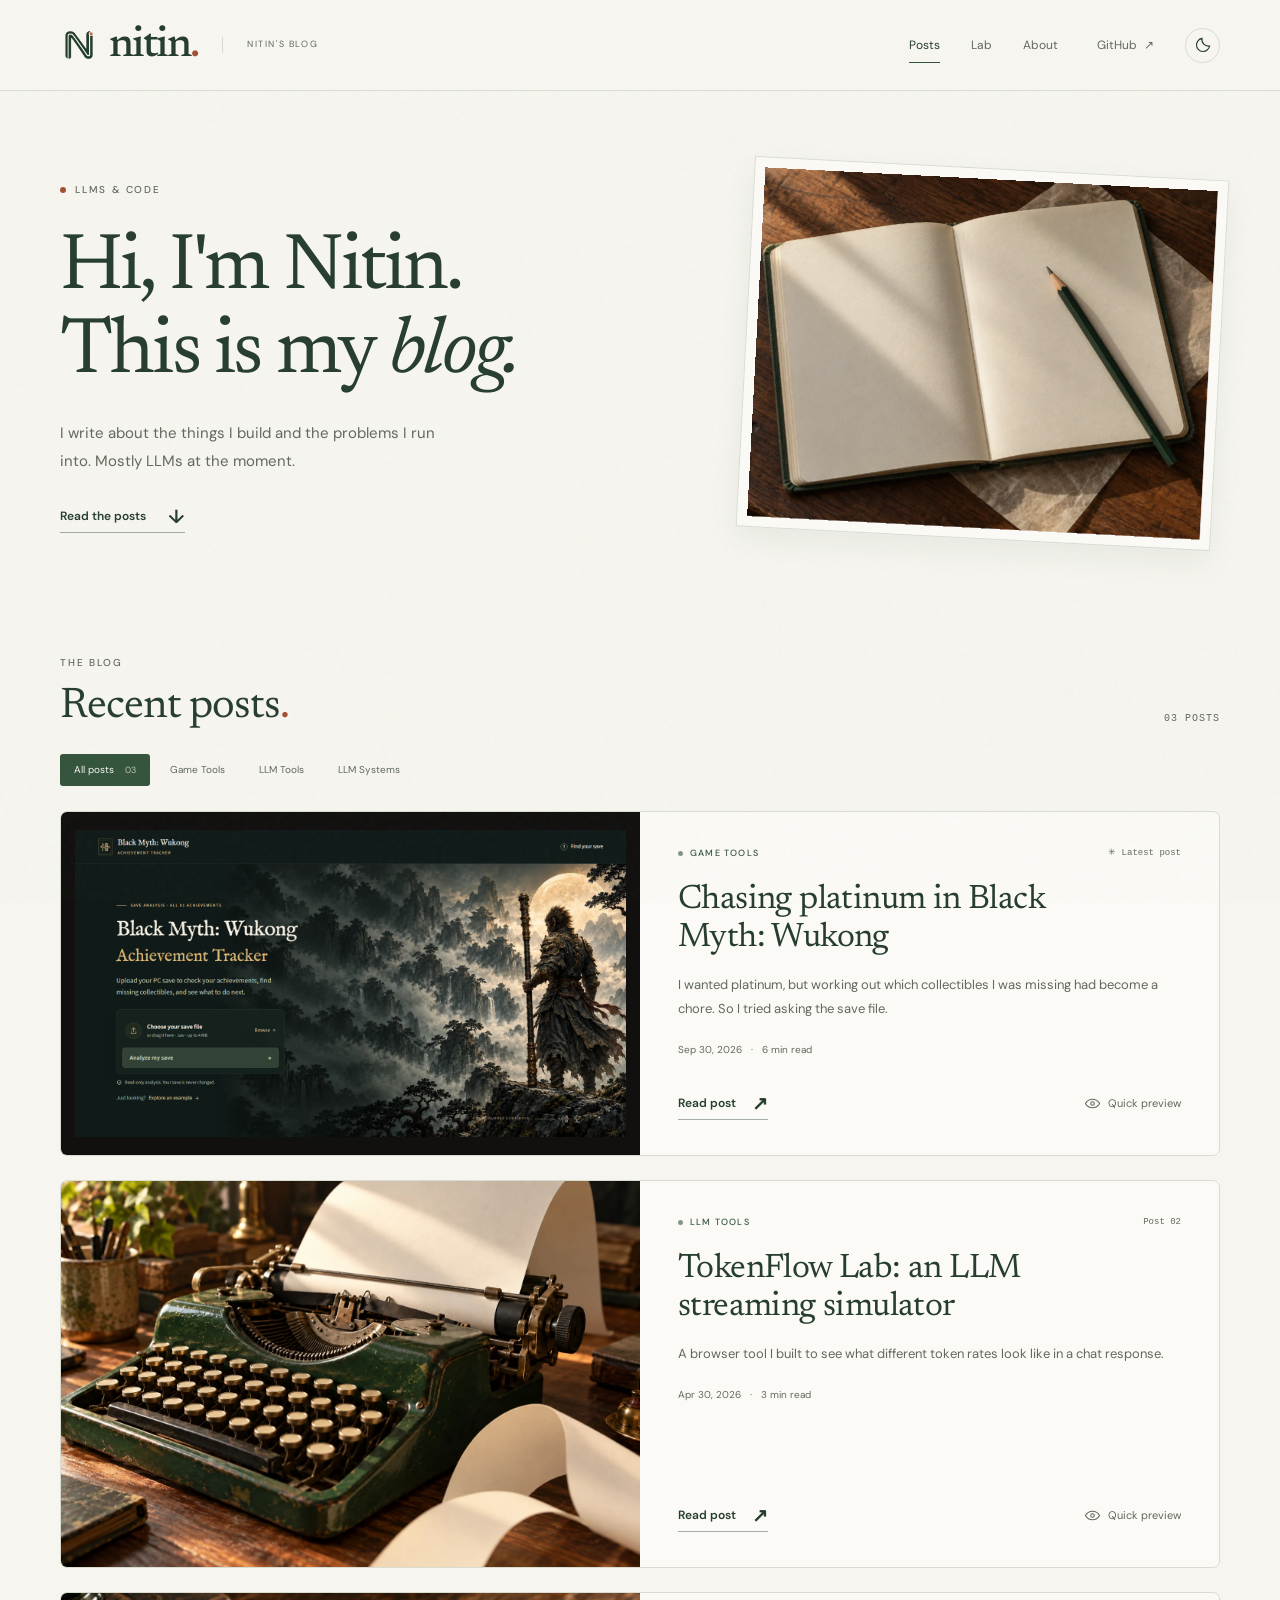
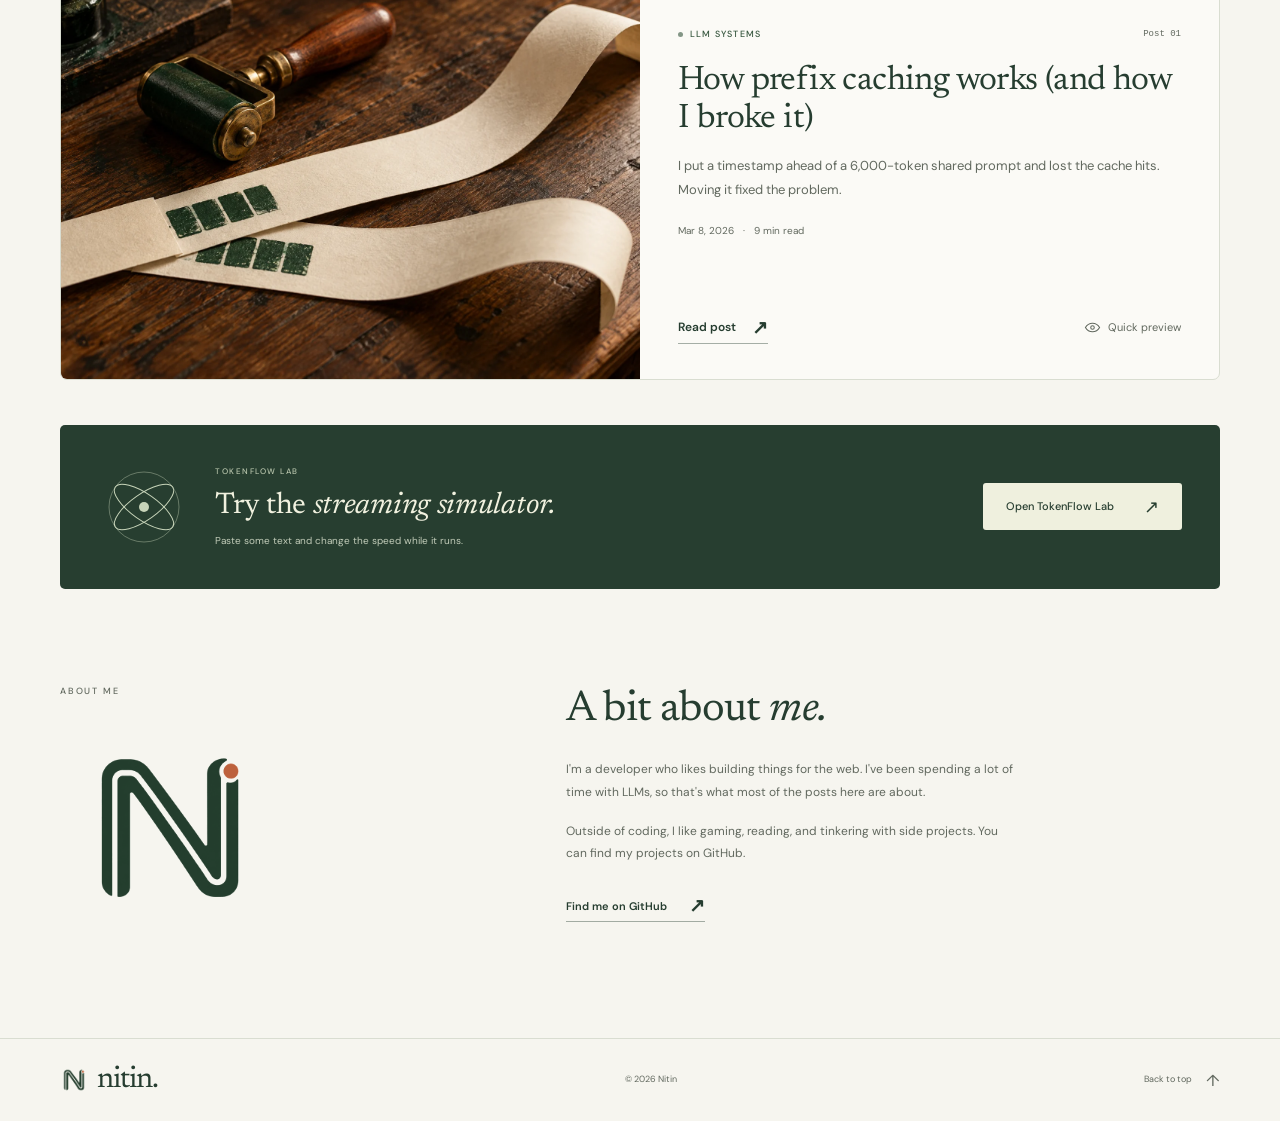
<file: index.html>
<!DOCTYPE html>
<html lang="en">
<head>
  <meta charset="UTF-8">
  <meta name="viewport" content="width=device-width, initial-scale=1.0">
  <meta name="theme-color" content="#f6f5ef">
  <title>Nitin's blog — LLMs and code</title>
  <meta name="description" content="Posts by Nitin about LLM inference, prefix caching, and TokenFlow Lab.">
  <meta property="og:title" content="Nitin's blog — LLMs and code">
  <meta property="og:description" content="Posts by Nitin about LLM inference, prefix caching, and TokenFlow Lab.">
  <meta property="og:type" content="website">
  <meta property="og:url" content="https://nitingururajk.github.io/">

  <meta property="og:image" content="https://nitingururajk.github.io/assets/images/notebook-desk.webp">
  <meta property="og:image:type" content="image/webp">
  <meta property="og:image:width" content="1536">
  <meta property="og:image:height" content="1024">
  <meta property="og:image:alt" content="An open notebook and a green pencil on a wooden desk.">
  <meta name="twitter:card" content="summary_large_image">
  <link rel="canonical" href="https://nitingururajk.github.io/">
  <link rel="icon" href="assets/images/identity/nitin-favicon-light.png" type="image/png" sizes="64x64" data-logo-light="assets/images/identity/nitin-favicon-light.png" data-logo-dark="assets/images/identity/nitin-favicon-dark.png">
  <link rel="preload" href="assets/fonts/newsreader-latin.woff2" as="font" type="font/woff2" crossorigin>
  <link rel="stylesheet" href="assets/css/style.css">
  <script src="assets/js/theme.js"></script>
</head>
<body>
  <a class="skip-link" href="#main">Skip to content</a>
  <nav class="nav" id="nav" aria-label="Main navigation">
    <div class="nav-inner container">
      <div class="brand"><a href="./" class="nav-logo" aria-label="Nitin's blog home"><span class="brand-symbol" aria-hidden="true"><img class="logo-for-light" src="assets/images/identity/nitin-logo-light.png" alt="" width="512" height="512"><img class="logo-for-dark" src="assets/images/identity/nitin-logo-dark.png" alt="" width="512" height="512"></span><span>nitin<span class="accent">.</span></span></a><span class="nav-caption">Nitin's blog</span></div>
      <div class="nav-links">
        <a href="#posts" class="nav-link is-current">Posts</a>
        <a href="tokenflow-lab/" class="nav-link">Lab</a>
        <a href="#about" class="nav-link">About</a>
        <a href="https://github.com/nitingururajk" class="nav-link nav-github" target="_blank" rel="noopener noreferrer">GitHub <span aria-hidden="true">↗</span></a>
        <button class="theme-toggle" id="theme-toggle" aria-label="Switch to dark theme" title="Switch color theme" hidden>
          <svg class="icon-moon" width="18" height="18" viewBox="0 0 24 24" fill="none" stroke="currentColor" stroke-width="1.5" aria-hidden="true"><path d="M20.8 13.3A8.7 8.7 0 0 1 10.7 3.2 8.8 8.8 0 1 0 20.8 13.3Z"/></svg>
          <svg class="icon-sun" width="18" height="18" viewBox="0 0 24 24" fill="none" stroke="currentColor" stroke-width="1.5" aria-hidden="true"><circle cx="12" cy="12" r="4"/><path d="M12 2v2m0 16v2M2 12h2m16 0h2M4.9 4.9l1.4 1.4m11.4 11.4 1.4 1.4m0-14.2-1.4 1.4M6.3 17.7l-1.4 1.4"/></svg>
        </button>
      </div>
    </div>
  </nav>
  <main id="main">
    <header class="hero container">
      <div class="hero-copy">
        <p class="eyebrow"><span class="status-dot" aria-hidden="true"></span> LLMs & code</p>
        <h1>Hi, I'm Nitin.<br>This is my <em>blog.</em></h1>
        <p class="hero-description">I write about the things I build and the problems I run into. Mostly LLMs at the moment.</p>
        <a href="#posts" class="text-link hero-link">Read the posts <span aria-hidden="true">↓</span></a>
      </div>
      <figure class="hero-art">
        <img src="assets/images/notebook-desk.webp" alt="An open notebook and a green pencil on a wooden desk" width="1536" height="1024" fetchpriority="high">
      </figure>
    </header>
    <section class="writing-section container" id="posts" aria-labelledby="writing-title">
      <div class="section-heading">
        <div><p class="eyebrow">The blog</p><h2 id="writing-title">Recent posts<span class="heading-dot">.</span></h2></div>
        <span class="article-count" id="post-count">03 posts</span>
      </div>
      <div class="post-filters" id="post-filters" role="group" aria-label="Filter articles by topic" hidden>
        <button class="filter-button is-active" type="button" data-filter="all" aria-pressed="true">All posts <span>03</span></button>
        <button class="filter-button" type="button" data-filter="Game Tools" aria-pressed="false">Game Tools</button>
        <button class="filter-button" type="button" data-filter="LLM Tools" aria-pressed="false">LLM Tools</button>
        <button class="filter-button" type="button" data-filter="LLM Systems" aria-pressed="false">LLM Systems</button>
      </div>
      <p class="sr-only" id="filter-status" role="status" aria-live="polite"></p>
      <div class="posts-grid" id="posts-grid">
        <article class="post-card featured" data-category="Game Tools">
          <a class="post-art" href="posts/black-myth-wukong-achievement-tracker.html" tabindex="-1" aria-hidden="true"><img src="assets/images/wukong/tracker-landing-08374ded5e6c.png" width="1440" height="802" alt="" data-description="The Black Myth: Wukong Achievement Tracker upload page, with Wukong holding his staff beside the save-file controls." loading="eager"></a>
          <div class="post-card-content">
            <div class="card-topline"><span class="post-tag">Game Tools</span><span class="featured-label"><span aria-hidden="true">✳</span> Latest post</span></div>
            <h3 class="post-title"><a href="posts/black-myth-wukong-achievement-tracker.html">Chasing platinum in Black Myth: Wukong</a></h3>
            <p class="post-excerpt">I wanted platinum, but working out which collectibles I was missing had become a chore. So I tried asking the save file.</p>
            <div class="post-meta"><time datetime="2026-09-30">Sep 30, 2026</time><span aria-hidden="true">·</span><span class="read-time">6 min read</span></div>
            <div class="card-actions"><a class="text-link read-link" href="posts/black-myth-wukong-achievement-tracker.html">Read post <span aria-hidden="true">↗</span></a><button class="preview-button" type="button" aria-haspopup="dialog" hidden><svg viewBox="0 0 24 24" width="17" height="17" fill="none" stroke="currentColor" stroke-width="1.5" aria-hidden="true"><path d="M2 12s3.5-6 10-6 10 6 10 6-3.5 6-10 6S2 12 2 12Z"/><circle cx="12" cy="12" r="2.5"/></svg>Quick preview</button></div>
            <div class="preview-source" hidden><p>I started Journey Ledger to find the items I was missing on my own hunt for platinum. This is the story of decoding the saves, fixing the wrong soak IDs, and turning the results into a tool that could help other Wukong fans too.</p><ul><li>Getting a useful collection checklist out of the game&#x27;s save records.</li><li>Following one missing soak into the game&#x27;s own item tables.</li><li>Finding out why a first playthrough was being mistaken for New Game+.</li></ul></div>
          </div>
        </article>
        <article class="post-card" data-category="LLM Tools">
          <a class="post-art" href="posts/tokenflow-lab-llm-streaming-simulator.html" tabindex="-1" aria-hidden="true"><img src="assets/images/tokenflow-cover.webp" width="1536" height="1024" alt="" loading="lazy"></a>
          <div class="post-card-content">
            <div class="card-topline"><span class="post-tag">LLM Tools</span><span class="entry-number">Post 02</span></div>
            <h3 class="post-title"><a href="posts/tokenflow-lab-llm-streaming-simulator.html">TokenFlow Lab: an LLM streaming simulator</a></h3>
            <p class="post-excerpt">A browser tool I built to see what different token rates look like in a chat response.</p>
            <div class="post-meta"><time datetime="2026-04-30">Apr 30, 2026</time><span aria-hidden="true">·</span><span class="read-time">3 min read</span></div>
            <div class="card-actions"><a class="text-link read-link" href="posts/tokenflow-lab-llm-streaming-simulator.html">Read post <span aria-hidden="true">↗</span></a><button class="preview-button" type="button" aria-haspopup="dialog" hidden><svg viewBox="0 0 24 24" width="17" height="17" fill="none" stroke="currentColor" stroke-width="1.5" aria-hidden="true"><path d="M2 12s3.5-6 10-6 10 6 10 6-3.5 6-10 6S2 12 2 12Z"/><circle cx="12" cy="12" r="2.5"/></svg>Quick preview</button></div>
            <div class="preview-source" hidden><p>TokenFlow Lab streams text you provide at a chosen token rate. You can change the speed while it runs, compare tokenizers, and switch between even timing and small bursts. It simulates the output phase; it doesn&#x27;t measure model performance or time to first token.</p><ul><li>The TPS slider changes the stream as it runs.</li><li>The selected tokenizer determines the token count and boundaries.</li><li>Steady and realistic modes use different timing at the same target rate.</li></ul></div>
          </div>
        </article>
        <article class="post-card" data-category="LLM Systems">
          <a class="post-art" href="posts/prefix-caching-llm-inference.html" tabindex="-1" aria-hidden="true"><img src="assets/images/prefix-cache-cover.webp" width="1536" height="1024" alt="" loading="lazy"></a>
          <div class="post-card-content">
            <div class="card-topline"><span class="post-tag">LLM Systems</span><span class="entry-number">Post 01</span></div>
            <h3 class="post-title"><a href="posts/prefix-caching-llm-inference.html">How prefix caching works (and how I broke it)</a></h3>
            <p class="post-excerpt">I put a timestamp ahead of a 6,000-token shared prompt and lost the cache hits. Moving it fixed the problem.</p>
            <div class="post-meta"><time datetime="2026-03-08">Mar 8, 2026</time><span aria-hidden="true">·</span><span class="read-time">9 min read</span></div>
            <div class="card-actions"><a class="text-link read-link" href="posts/prefix-caching-llm-inference.html">Read post <span aria-hidden="true">↗</span></a><button class="preview-button" type="button" aria-haspopup="dialog" hidden><svg viewBox="0 0 24 24" width="17" height="17" fill="none" stroke="currentColor" stroke-width="1.5" aria-hidden="true"><path d="M2 12s3.5-6 10-6 10 6 10 6-3.5 6-10 6S2 12 2 12Z"/><circle cx="12" cy="12" r="2.5"/></svg>Quick preview</button></div>
            <div class="preview-source" hidden><p>Prefix caching reuses KV state when requests start with the same tokens. I go through how vLLM, SGLang, OpenAI, and Anthropic handle it, then explain how a timestamp in my prompt builder stopped nearly 6,000 shared tokens from being reused.</p><ul><li>A shared prefix needs identical tokens, including formatting.</li><li>Each serving system has its own cache controls and reuse rules.</li><li>Putting timestamps after the shared context restored my cache hits.</li></ul></div>
          </div>
        </article>
      </div>
    </section>
    <section class="lab-section container" aria-labelledby="lab-title">
      <div class="lab-mark" aria-hidden="true"><svg width="92" height="92" viewBox="0 0 92 92" fill="none"><circle cx="46" cy="46" r="35" stroke="currentColor" stroke-opacity=".4"/><ellipse cx="46" cy="46" rx="35" ry="13" stroke="currentColor" transform="rotate(-35 46 46)"/><ellipse cx="46" cy="46" rx="35" ry="13" stroke="currentColor" transform="rotate(35 46 46)"/><circle cx="46" cy="46" r="5" fill="currentColor"/></svg></div>
      <div class="lab-copy"><p class="eyebrow">TokenFlow Lab</p><h2 id="lab-title">Try the <em>streaming simulator.</em></h2><p>Paste some text and change the speed while it runs.</p></div>
      <a class="button button-light" href="tokenflow-lab/">Open TokenFlow Lab <span aria-hidden="true">↗</span></a>
    </section>
    <section class="about-section container" id="about" aria-labelledby="about-title">
      <div class="about-side"><span class="eyebrow">About me</span><div class="about-identity"><img class="logo-for-light" src="assets/images/identity/nitin-logo-light.png" alt="Nitin’s logo: an N formed from two routed tracks with a copper connection point" width="512" height="512" loading="lazy"><img class="logo-for-dark" src="assets/images/identity/nitin-logo-dark.png" alt="Nitin’s logo: an N formed from two routed tracks with a copper connection point" width="512" height="512" loading="lazy"></div></div>
      <div class="about-copy"><h2 id="about-title">A bit about <em>me.</em></h2><p>I'm a developer who likes building things for the web. I've been spending a lot of time with LLMs, so that's what most of the posts here are about.</p><p>Outside of coding, I like gaming, reading, and tinkering with side projects. You can find my projects on GitHub.</p><a class="text-link" href="https://github.com/nitingururajk" target="_blank" rel="noopener noreferrer">Find me on GitHub <span aria-hidden="true">↗</span></a></div>
    </section>
  </main>
  <footer class="footer"><div class="container footer-inner"><div><a href="./" class="footer-logo" aria-label="Nitin's blog home"><span class="brand-symbol" aria-hidden="true"><img class="logo-for-light" src="assets/images/identity/nitin-logo-light.png" alt="" width="512" height="512"><img class="logo-for-dark" src="assets/images/identity/nitin-logo-dark.png" alt="" width="512" height="512"></span><span>nitin.</span></a></div><span>© <span id="year">2026</span> Nitin</span><a class="back-top" href="#main">Back to top <span aria-hidden="true">↑</span></a></div></footer>
  <dialog class="preview-dialog" id="post-preview" aria-labelledby="preview-title">
    <button class="preview-close" type="button" aria-label="Close preview"><svg width="20" height="20" viewBox="0 0 24 24" fill="none" stroke="currentColor" stroke-width="1.5" aria-hidden="true"><path d="m6 6 12 12M18 6 6 18"/></svg></button>
    <img class="preview-cover" id="preview-image" alt="" width="1536" height="1024">
    <div class="preview-content"><p class="eyebrow" id="preview-category"></p><h2 id="preview-title"></h2><p class="post-meta" id="preview-meta"></p><div id="preview-body"></div><a class="button" id="preview-link" href="#posts">Read full post <span aria-hidden="true">↗</span></a></div>
  </dialog>
  <script src="assets/js/main.js"></script>
</body>
</html>
</file>
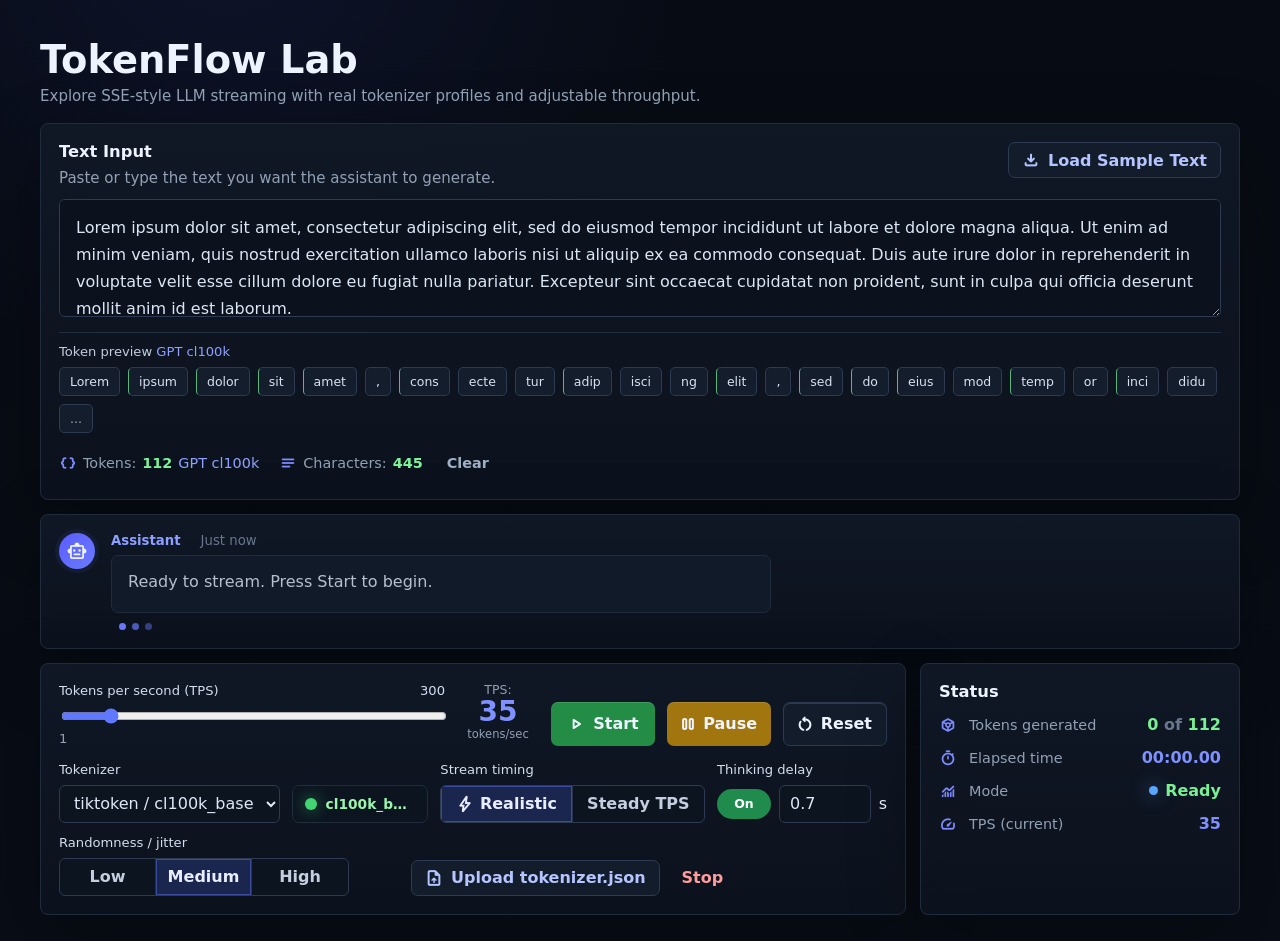
<file: tokenflow-lab/index.html>
<!doctype html>
<html lang="en">
<head>
  <meta charset="utf-8">
  <meta name="viewport" content="width=device-width, initial-scale=1">
  <title>TokenFlow Lab</title>
  <link rel="icon" type="image/svg+xml" href="favicon.svg">
  <link rel="preconnect" href="https://fonts.googleapis.com">
  <link rel="preconnect" href="https://fonts.gstatic.com" crossorigin>
  <link href="https://fonts.googleapis.com/css2?family=Material+Symbols+Rounded:opsz,wght,FILL,GRAD@24,500,0,0" rel="stylesheet">
  <link rel="stylesheet" href="style.css">
</head>
<body>
  <main class="app">
    <header class="topbar">
      <div>
        <h1>TokenFlow Lab</h1>
        <p>Explore SSE-style LLM streaming with real tokenizer profiles and adjustable throughput.</p>
      </div>
    </header>

    <section class="panel input-panel" aria-labelledby="input-title">
      <div class="panel-header">
        <div>
          <h2 id="input-title">Text Input</h2>
          <p>Paste or type the text you want the assistant to generate.</p>
        </div>
        <button class="soft-button" id="loadSample" type="button">
          <span class="material-symbols-rounded icon" aria-hidden="true">download</span>
          Load Sample Text
        </button>
      </div>

      <label class="sr-only" for="sourceText">Text to stream</label>
      <textarea id="sourceText" spellcheck="true"></textarea>

      <div class="token-preview">
        <div class="token-preview-title">Token preview <span id="tokenPreviewMode">GPT cl100k</span></div>
        <div class="token-chips" id="tokenChips" aria-label="Token preview chips"></div>
      </div>

      <div class="input-meta">
        <div>
          <span class="material-symbols-rounded mini-icon" aria-hidden="true">data_object</span>
          Tokens: <strong id="tokenCount">0</strong>
          <span class="meta-badge" id="generatedProfile">GPT cl100k</span>
        </div>
        <div>
          <span class="material-symbols-rounded mini-icon" aria-hidden="true">notes</span>
          Characters: <strong id="charCount">0</strong>
        </div>
        <button class="text-button" id="clearText" type="button">Clear</button>
      </div>
    </section>

    <section class="panel output-panel" aria-labelledby="output-title">
      <h2 class="sr-only" id="output-title">Streaming Output</h2>
      <div class="message-row">
        <div class="avatar" aria-hidden="true">
          <span class="material-symbols-rounded">smart_toy</span>
        </div>
        <div class="assistant-card">
          <div class="message-meta">
            <strong>Assistant</strong>
            <span>Just now</span>
          </div>
          <div class="bubble" id="output" aria-live="polite">
            <span class="placeholder">Ready to stream. Press Start to begin.</span>
          </div>
          <div class="typing-dots" aria-hidden="true"><span></span><span></span><span></span></div>
        </div>
      </div>
    </section>

    <section class="dashboard" aria-labelledby="controls-title">
      <div class="panel controls-panel">
        <h2 class="sr-only" id="controls-title">Controls</h2>
        <div class="control-top">
          <div class="slider-area">
            <div class="slider-label">
              <label for="tps">Tokens per second (TPS)</label>
              <span>300</span>
            </div>
            <input id="tps" type="range" min="1" max="300" value="35">
            <span class="range-min">1</span>
          </div>
          <div class="tps-readout">
            <span>TPS:</span>
            <strong id="tpsStat">35</strong>
            <small>tokens/sec</small>
          </div>
          <button class="action-button start" id="start" type="button">
            <span class="material-symbols-rounded icon" aria-hidden="true">play_arrow</span>
            Start
          </button>
          <button class="action-button pause" id="pause" type="button">
            <span class="material-symbols-rounded icon" aria-hidden="true">pause</span>
            Pause
          </button>
          <button class="action-button reset" id="reset" type="button">
            <span class="material-symbols-rounded icon" aria-hidden="true">restart_alt</span>
            Reset
          </button>
        </div>

        <div class="control-grid">
          <div class="control-field">
            <label for="tokenProfile">Tokenizer</label>
            <select id="tokenProfile" aria-label="Tokenizer profile">
              <option value="gpt-cl100k" selected>tiktoken / cl100k_base</option>
              <option value="gpt-o200k">tiktoken / o200k_base</option>
              <option value="llama-approx">Llama 3 approx</option>
              <option value="custom">Uploaded tokenizer.json</option>
              <option value="word">Word chunks</option>
              <option value="character">Character chunks</option>
            </select>
          </div>

          <div class="loaded-tokenizer">
            <span class="status-dot tokenizer-dot"></span>
            <strong id="tokenizerStatus" aria-live="polite">cl100k_base</strong>
          </div>

          <div class="control-field">
            <span class="field-label">Stream timing</span>
            <div class="segmented" role="group" aria-label="Stream timing">
              <button id="streamingMode" class="active" type="button">
                <span class="material-symbols-rounded icon" aria-hidden="true">bolt</span>
                Realistic
              </button>
              <button id="instantMode" type="button">Steady TPS</button>
            </div>
          </div>

          <div class="control-field">
            <span class="field-label">Thinking delay</span>
            <div class="delay-control">
              <button id="delayToggle" class="switch" type="button" aria-pressed="true" aria-label="Toggle thinking delay">On</button>
              <input id="delaySeconds" type="number" min="0" max="5" step="0.1" value="0.7" aria-label="Thinking delay seconds">
              <span>s</span>
            </div>
          </div>
        </div>

        <div class="secondary-row">
          <div class="control-field jitter-field">
            <span class="field-label">Randomness / jitter</span>
            <div class="segmented compact" role="group" aria-label="Randomness level">
              <button class="jitter" data-jitter="low" type="button">Low</button>
              <button class="jitter active" data-jitter="medium" type="button">Medium</button>
              <button class="jitter" data-jitter="high" type="button">High</button>
            </div>
          </div>
          <label class="file-button" for="tokenizerFile">
            <span class="material-symbols-rounded icon" aria-hidden="true">upload_file</span>
            Upload tokenizer.json
          </label>
          <input class="sr-only" id="tokenizerFile" type="file" accept=".json,application/json">
          <button class="text-button danger" id="stop" type="button">Stop</button>
        </div>
      </div>

      <aside class="panel status-panel" aria-labelledby="status-title">
        <h2 id="status-title">Status</h2>
        <div class="status-row">
          <span class="material-symbols-rounded mini-icon" aria-hidden="true">token</span>
          <span>Tokens generated</span>
          <strong><span id="generatedCount">0</span> <span class="muted">of</span> <span id="totalTokens">0</span></strong>
        </div>
        <div class="status-row">
          <span class="material-symbols-rounded mini-icon" aria-hidden="true">timer</span>
          <span>Elapsed time</span>
          <strong id="elapsed">00:00.00</strong>
        </div>
        <div class="status-row">
          <span class="material-symbols-rounded mini-icon" aria-hidden="true">monitoring</span>
          <span>Mode</span>
          <strong class="mode-value"><span class="status-dot" id="statusDot"></span><span id="status">Ready</span></strong>
        </div>
        <div class="status-row">
          <span class="material-symbols-rounded mini-icon" aria-hidden="true">speed</span>
          <span>TPS (current)</span>
          <strong id="sliderValue">35</strong>
        </div>
      </aside>
    </section>
  </main>
  <script src="app.js" defer></script>
</body>
</html>
</file>
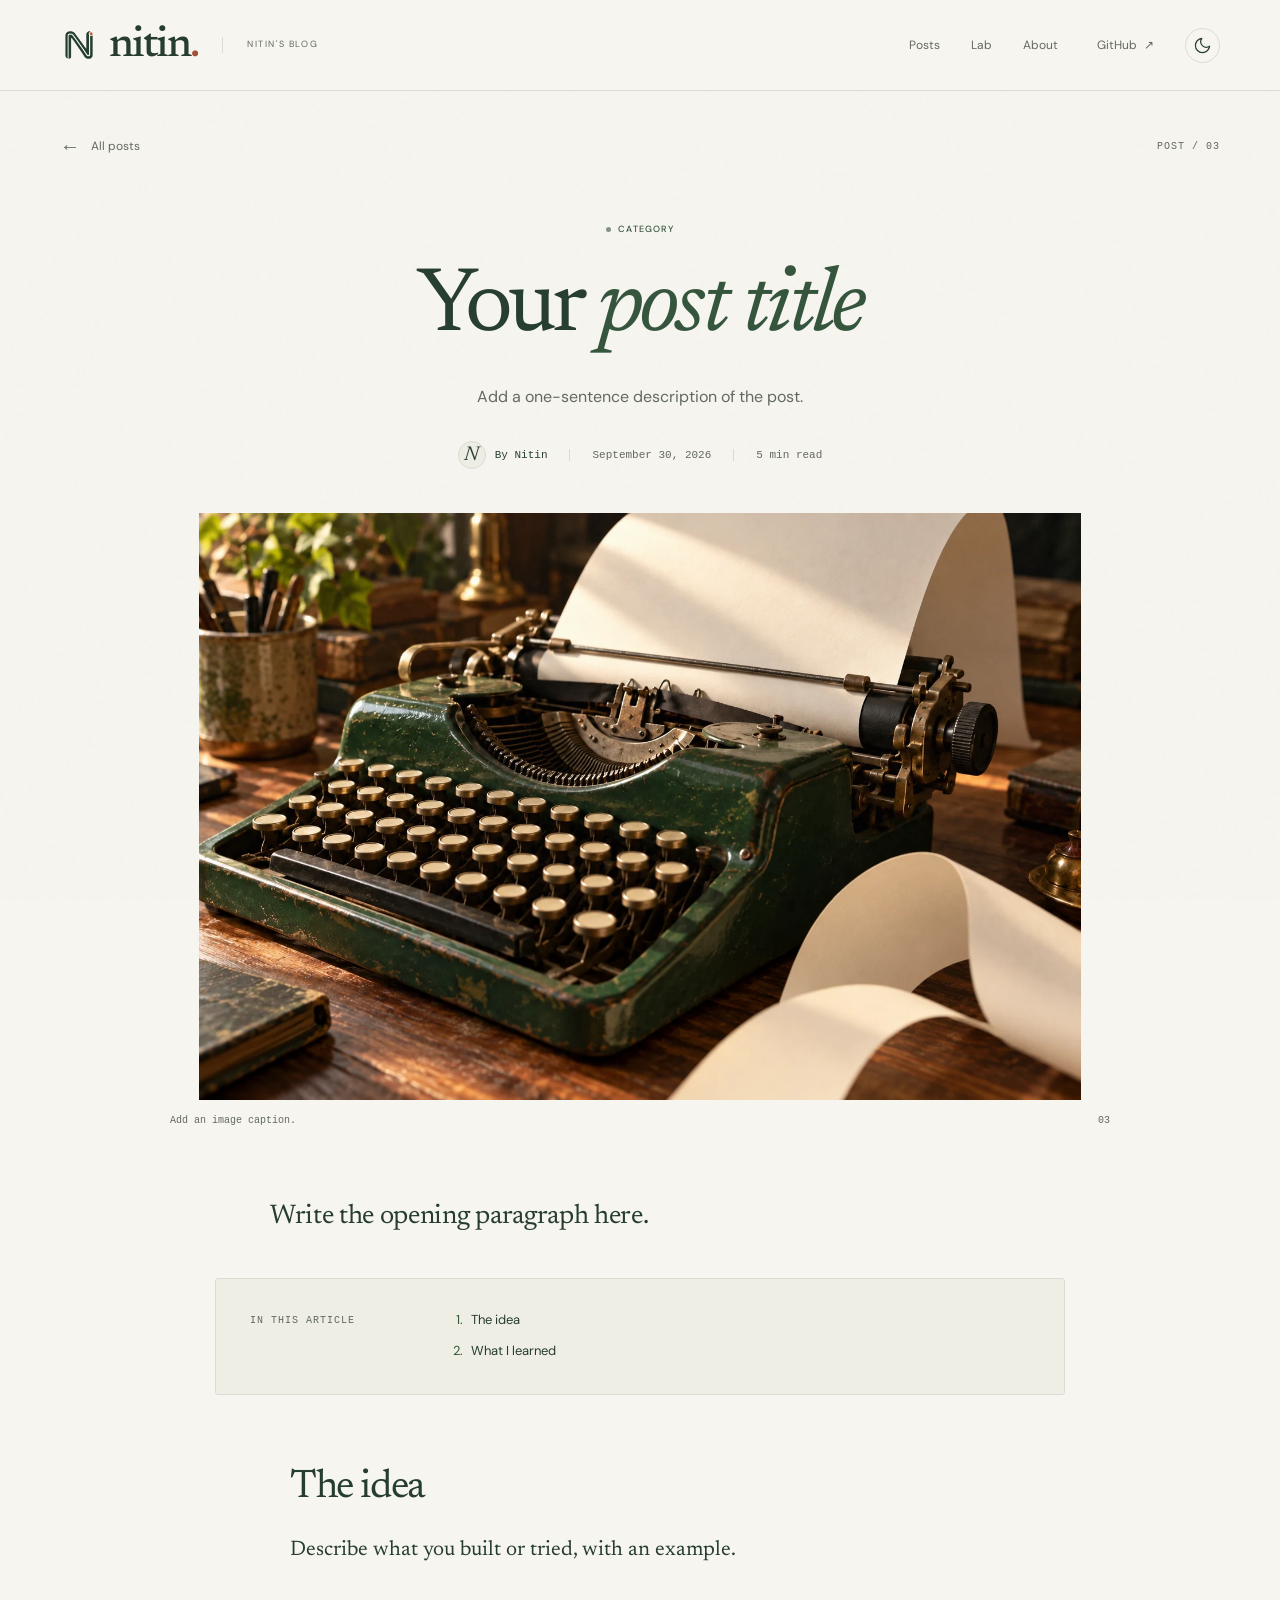
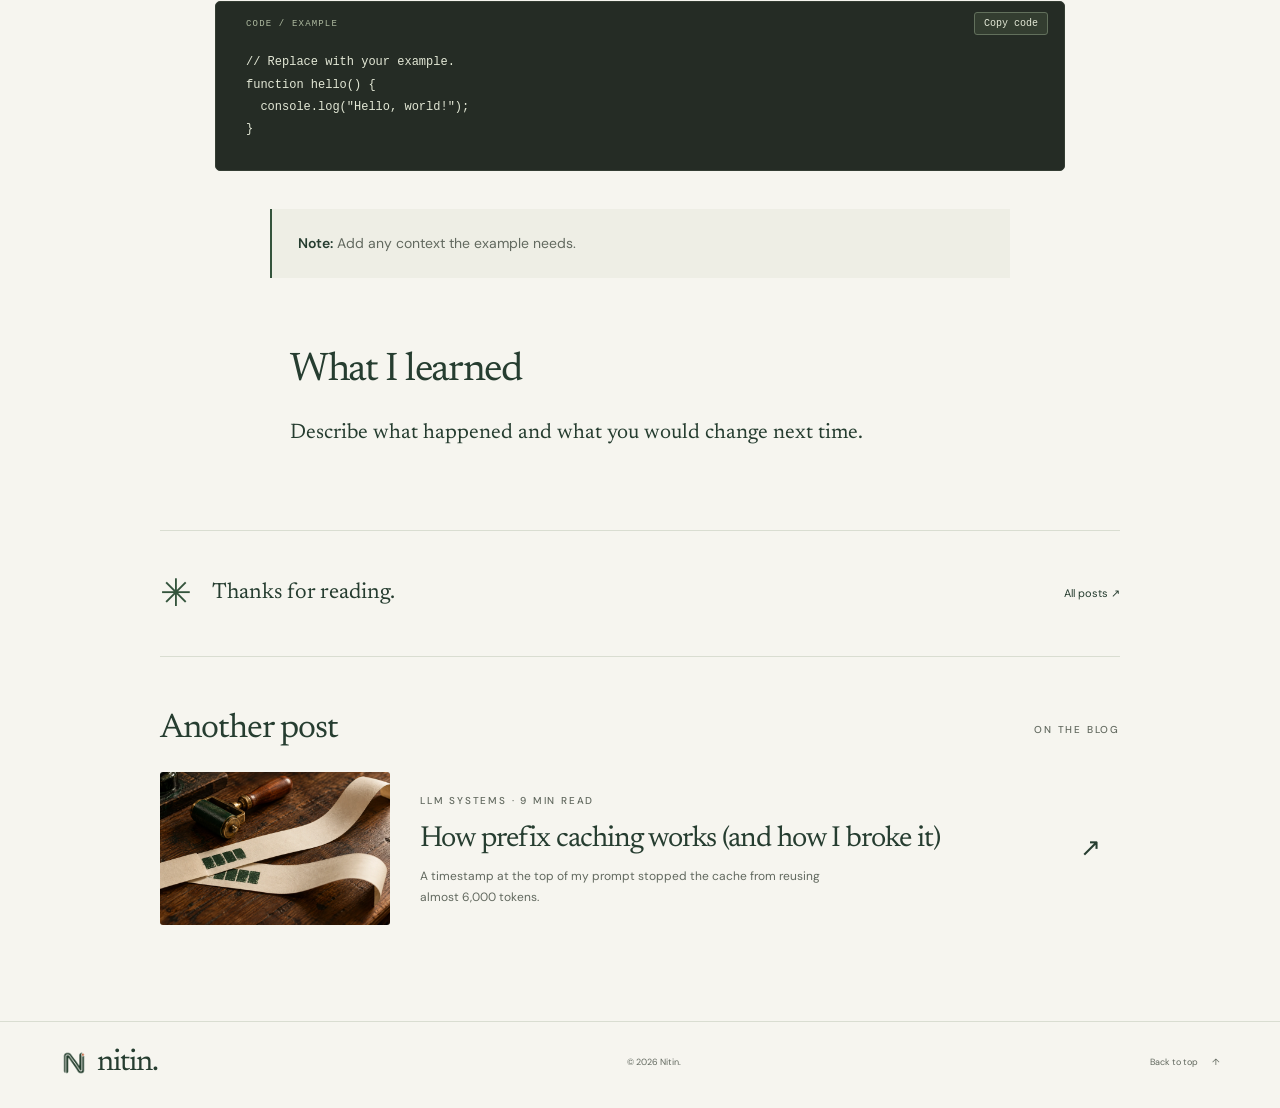
<file: posts/_template.html>
<!DOCTYPE html>
<html lang="en">
<head>
  <meta charset="UTF-8">
  <meta name="viewport" content="width=device-width, initial-scale=1.0">
  <title>Your post title — Nitin's blog</title>
  <meta name="description" content="Replace this with a short description of the post.">
  <link rel="icon" href="../assets/images/identity/nitin-favicon-light.png" type="image/png" sizes="64x64" data-logo-light="../assets/images/identity/nitin-favicon-light.png" data-logo-dark="../assets/images/identity/nitin-favicon-dark.png">
  <link rel="preload" href="../assets/fonts/newsreader-latin.woff2" as="font" type="font/woff2" crossorigin>
  <meta name="color-scheme" content="light dark">
  <script src="../assets/js/theme.js"></script>
  <link rel="stylesheet" href="../assets/css/style.css">
  <link rel="stylesheet" href="../assets/css/post.css">
</head>
<body class="article-page">
  <a class="skip-link" href="#main-content">Skip to article</a>
  <div class="reading-progress" id="reading-progress" aria-hidden="true"></div>
  <nav class="nav" id="nav" aria-label="Main navigation">
    <div class="nav-inner container">
      <div class="brand"><a href="../" class="nav-logo" aria-label="Nitin's blog, home"><span class="brand-symbol" aria-hidden="true"><img class="logo-for-light" src="../assets/images/identity/nitin-logo-light.png" alt="" width="512" height="512"><img class="logo-for-dark" src="../assets/images/identity/nitin-logo-dark.png" alt="" width="512" height="512"></span><span>nitin<span class="accent">.</span></span></a><span class="nav-caption">Nitin's blog</span></div>
      <div class="nav-links">
        <a href="../#posts" class="nav-link">Posts</a>
        <a href="../tokenflow-lab/" class="nav-link">Lab</a>
        <a href="../#about" class="nav-link">About</a>
        <a href="https://github.com/nitingururajk" class="nav-link nav-github" target="_blank" rel="noopener noreferrer">GitHub <span aria-hidden="true">↗</span></a>
        <button class="theme-toggle" id="theme-toggle" type="button" hidden aria-label="Switch to dark mode" aria-pressed="false">
          <svg class="icon-sun" xmlns="http://www.w3.org/2000/svg" width="19" height="19" viewBox="0 0 24 24" fill="none" stroke="currentColor" stroke-width="1.5" stroke-linecap="round" stroke-linejoin="round" aria-hidden="true"><circle cx="12" cy="12" r="4"/><path d="M12 2v2m0 16v2M2 12h2m16 0h2M4.93 4.93l1.42 1.42m11.3 11.3 1.42 1.42M4.93 19.07l1.42-1.42m11.3-11.3 1.42-1.42"/></svg>
          <svg class="icon-moon" xmlns="http://www.w3.org/2000/svg" width="19" height="19" viewBox="0 0 24 24" fill="none" stroke="currentColor" stroke-width="1.5" stroke-linecap="round" stroke-linejoin="round" aria-hidden="true"><path d="M21 12.79A9 9 0 1 1 11.21 3 7 7 0 0 0 21 12.79z"/></svg>
        </button>
      </div>
    </div>
  </nav>

  <main id="main-content" tabindex="-1">
  <article class="post">
    <header class="post-header container">
      <div class="post-header-top">
        <a href="../#posts" class="back-link"><span aria-hidden="true">←</span> All posts</a>
        <span class="article-number">POST / 03</span>
      </div>
      <div class="post-heading">
        <span class="post-tag">Category</span>
        <h1 class="post-hero-title">Your <em>post title</em></h1>
        <p class="post-subtitle">Add a one-sentence description of the post.</p>
        <div class="post-meta-bar">
          <span class="post-author"><span class="author-initial" aria-hidden="true">N</span> By Nitin</span>
          <time datetime="2026-09-30">September 30, 2026</time>
          <span>5 min read</span>
        </div>
      </div>
      <figure class="post-cover">
        <img src="../assets/images/tokenflow-cover.webp" alt="A green typewriter with blank paper curling across a wooden desk." width="1536" height="1024" fetchpriority="high">
        <figcaption><span>Add an image caption.</span><span aria-hidden="true">03</span></figcaption>
      </figure>
    </header>

    <div class="post-body container">
      <!-- Add the published post to posts/posts.json with its cover, excerpt, and reading time. -->
      <p class="post-lead">Write the opening paragraph here.</p>
      <nav class="toc" aria-labelledby="toc-title">
        <div class="toc-title" id="toc-title">In this article</div>
        <ol class="toc-list"><li><a href="#the-idea">The idea</a></li><li><a href="#what-i-learned">What I learned</a></li></ol>
      </nav>
      <h2 id="the-idea">The idea</h2>
      <p>Describe what you built or tried, with an example.</p>
      <pre tabindex="0" aria-label="Code example"><code>// Replace with your example.
function hello() {
  console.log("Hello, world!");
}</code></pre>
      <div class="callout callout-note"><strong>Note:</strong> Add any context the example needs.</div>
      <h2 id="what-i-learned">What I learned</h2>
      <p>Describe what happened and what you would change next time.</p>
    </div>
  </article>

    <aside class="post-continuation container" aria-labelledby="continue-title">
      <div class="post-endnote"><span aria-hidden="true">✳</span><p>Thanks for reading.</p><a href="../#posts">All posts <span aria-hidden="true">↗</span></a></div>
      <div class="continue-heading"><h2 id="continue-title">Another post</h2><span class="eyebrow">On the blog</span></div>
      <a class="continue-card" href="prefix-caching-llm-inference.html">
        <img src="../assets/images/prefix-cache-cover.webp" alt="Two paper strips with the same green ink impressions beside a printing roller." width="1536" height="1024" loading="lazy">
        <div class="continue-copy"><span class="eyebrow">LLM Systems · 9 min read</span><h3>How prefix caching works (and how I broke it)</h3><p>A timestamp at the top of my prompt stopped the cache from reusing almost 6,000 tokens.</p></div>
        <span class="continue-arrow" aria-hidden="true">↗</span>
      </a>
    </aside>
  </main>

  <footer class="footer">
    <div class="container footer-inner">
      <a class="footer-logo" href="../"><span class="brand-symbol" aria-hidden="true"><img class="logo-for-light" src="../assets/images/identity/nitin-logo-light.png" alt="" width="512" height="512"><img class="logo-for-dark" src="../assets/images/identity/nitin-logo-dark.png" alt="" width="512" height="512"></span><span>nitin.</span></a>
      <p>&copy; <span id="year">2026</span> Nitin.</p>
      <a href="#main-content" class="back-to-top">Back to top <span aria-hidden="true">↑</span></a>
    </div>
  </footer>
  <script src="../assets/js/main.js"></script>
</body>
</html>
</file>
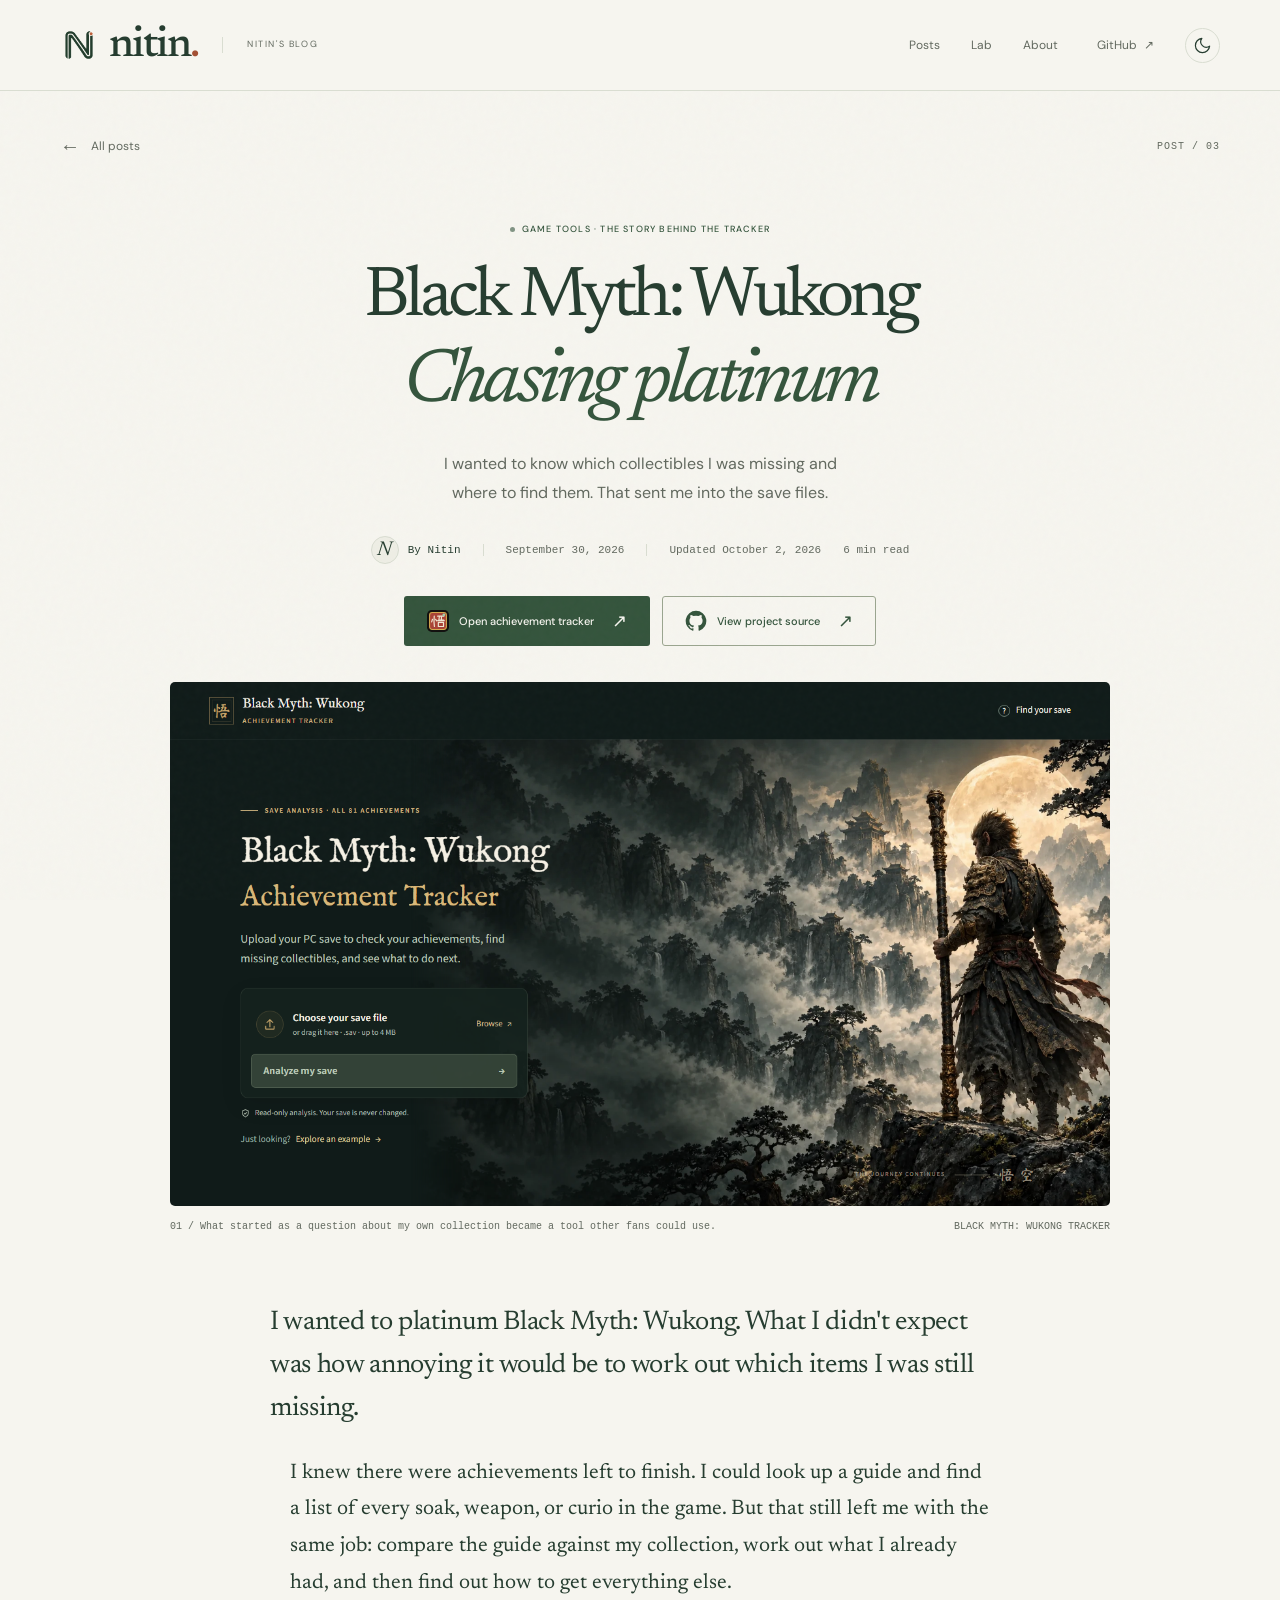
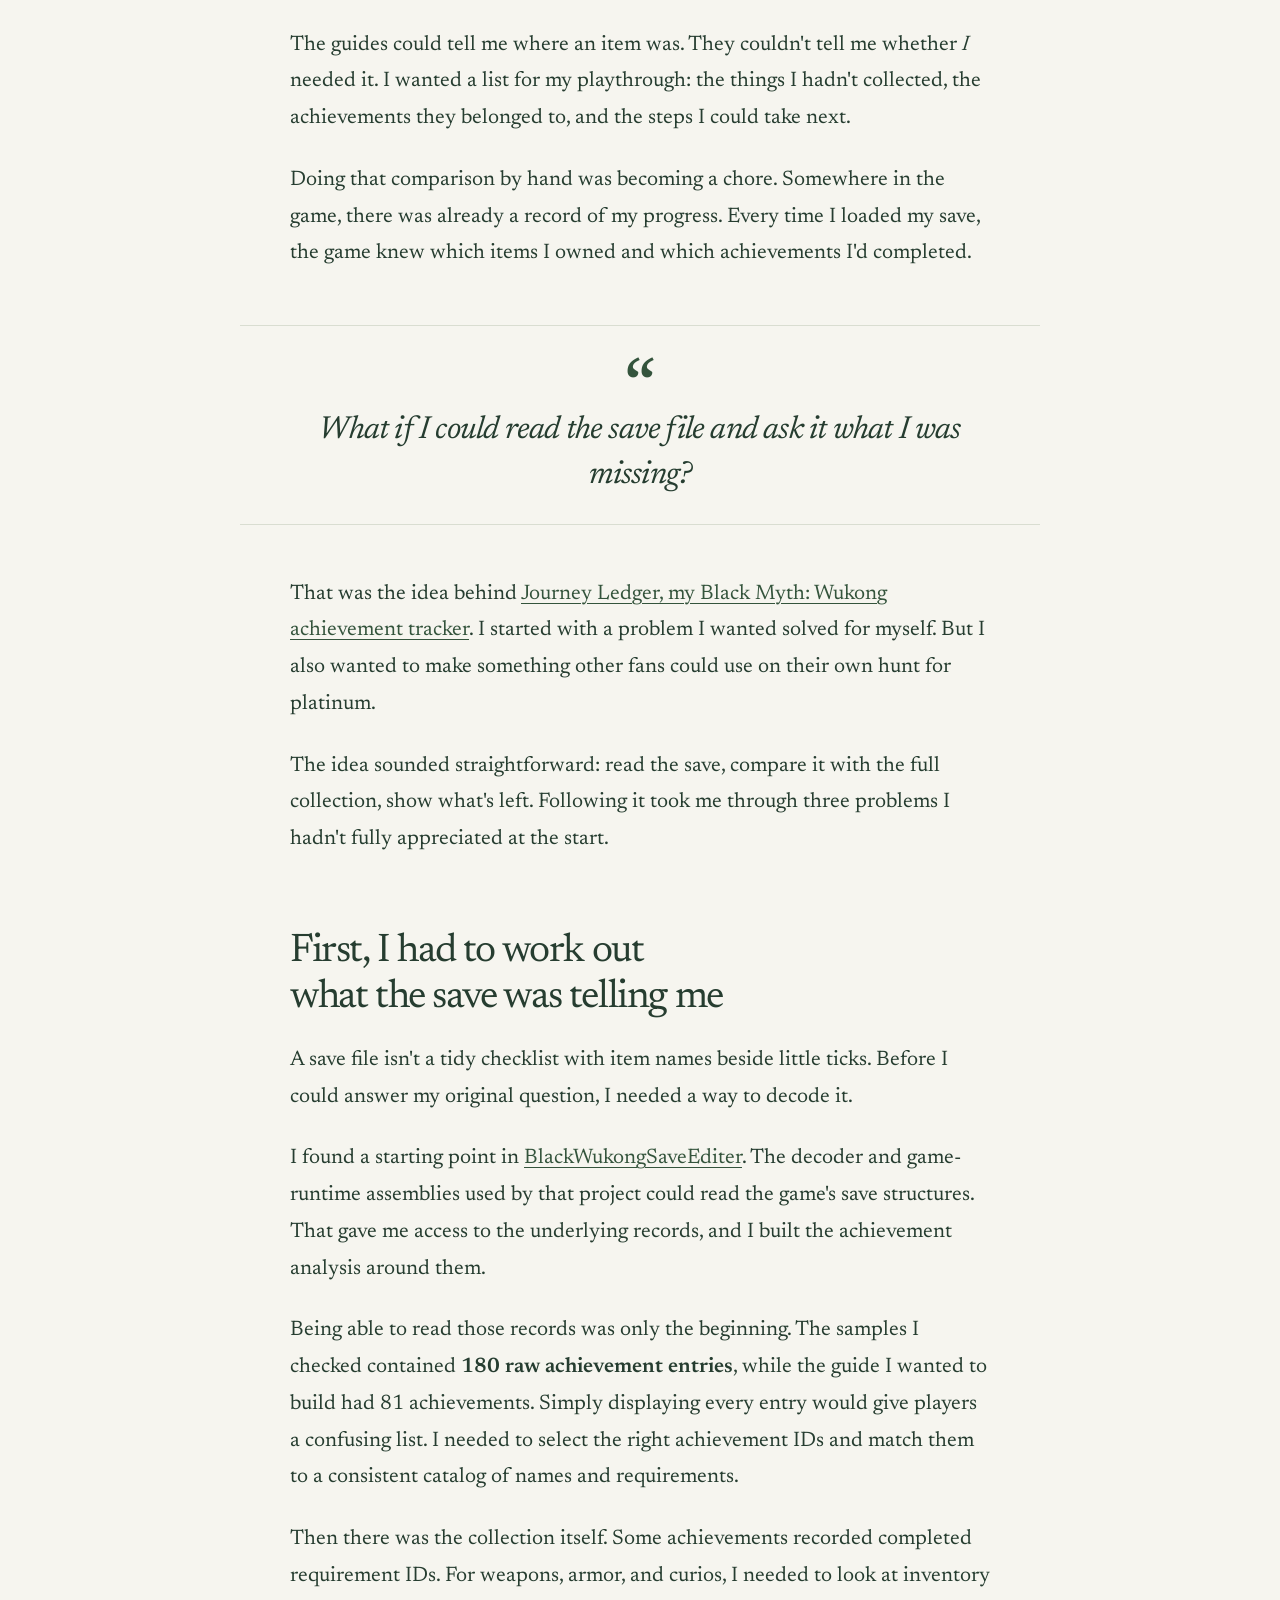
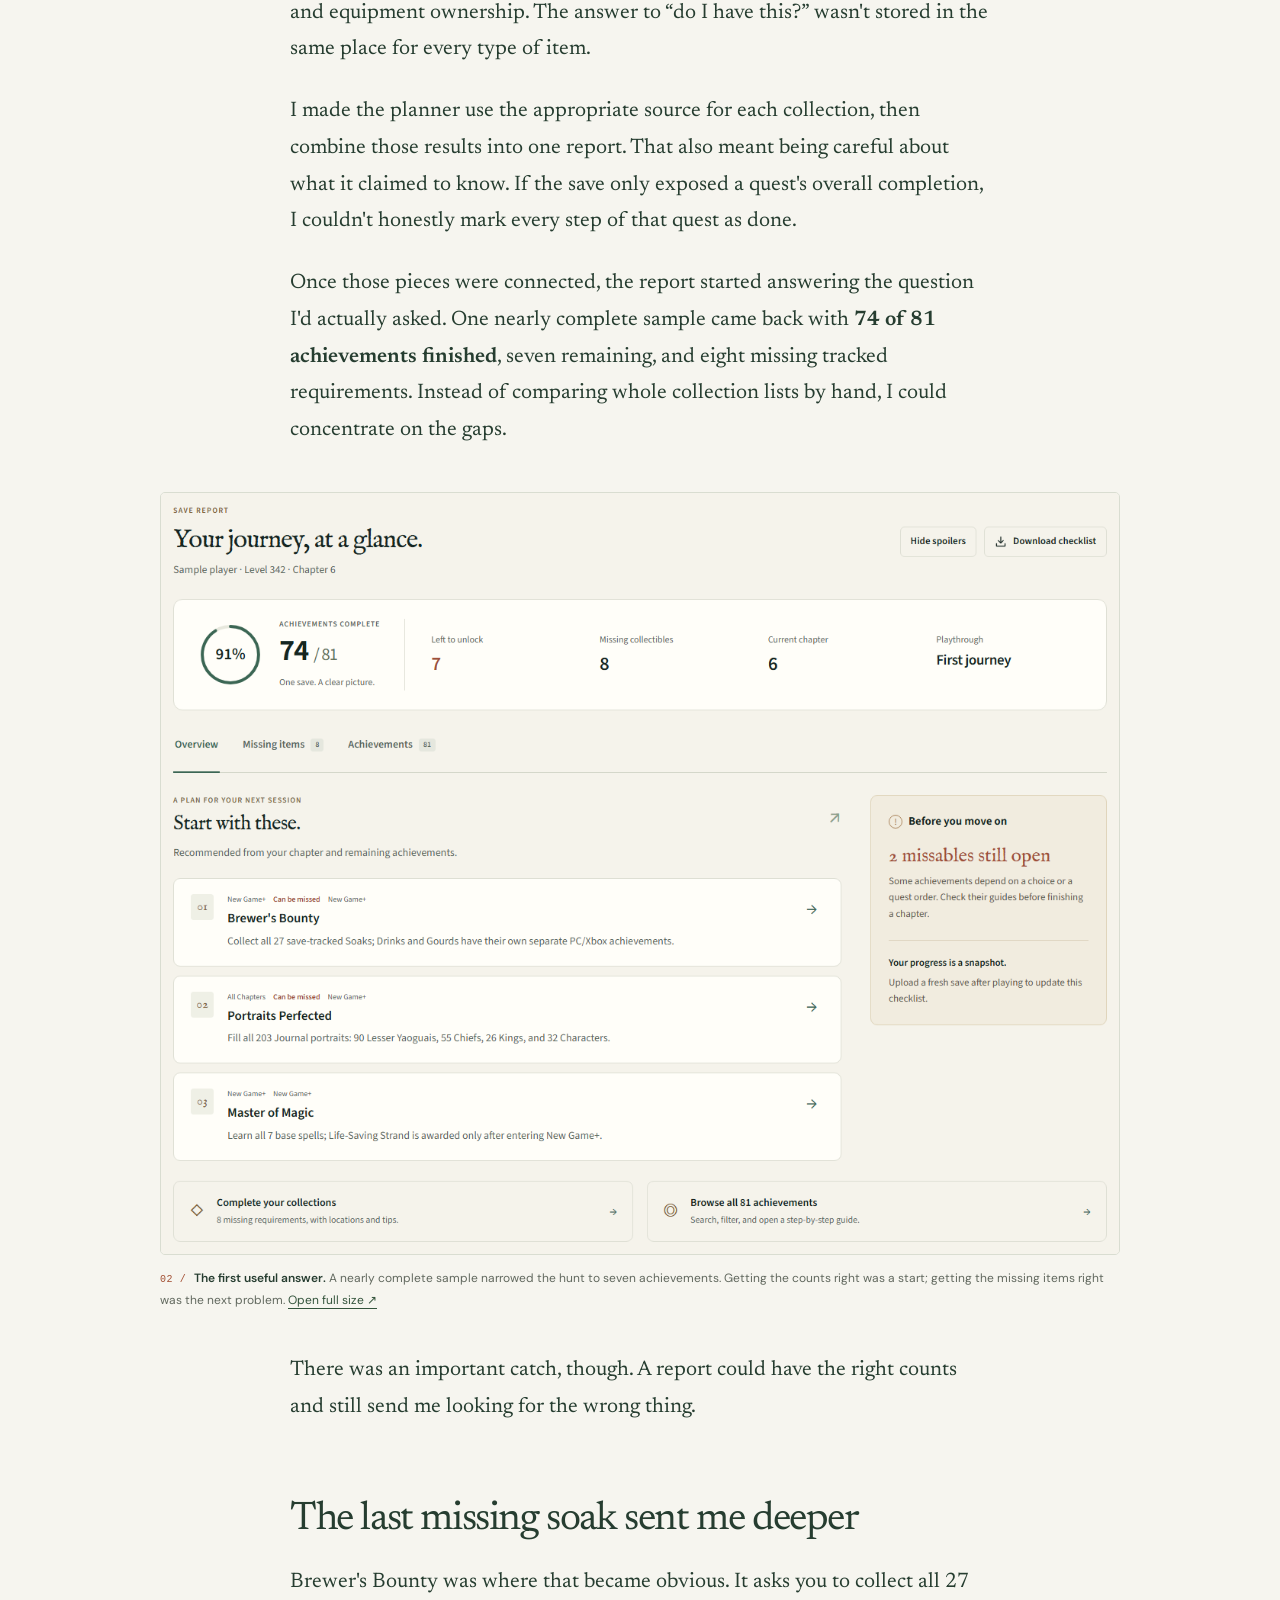
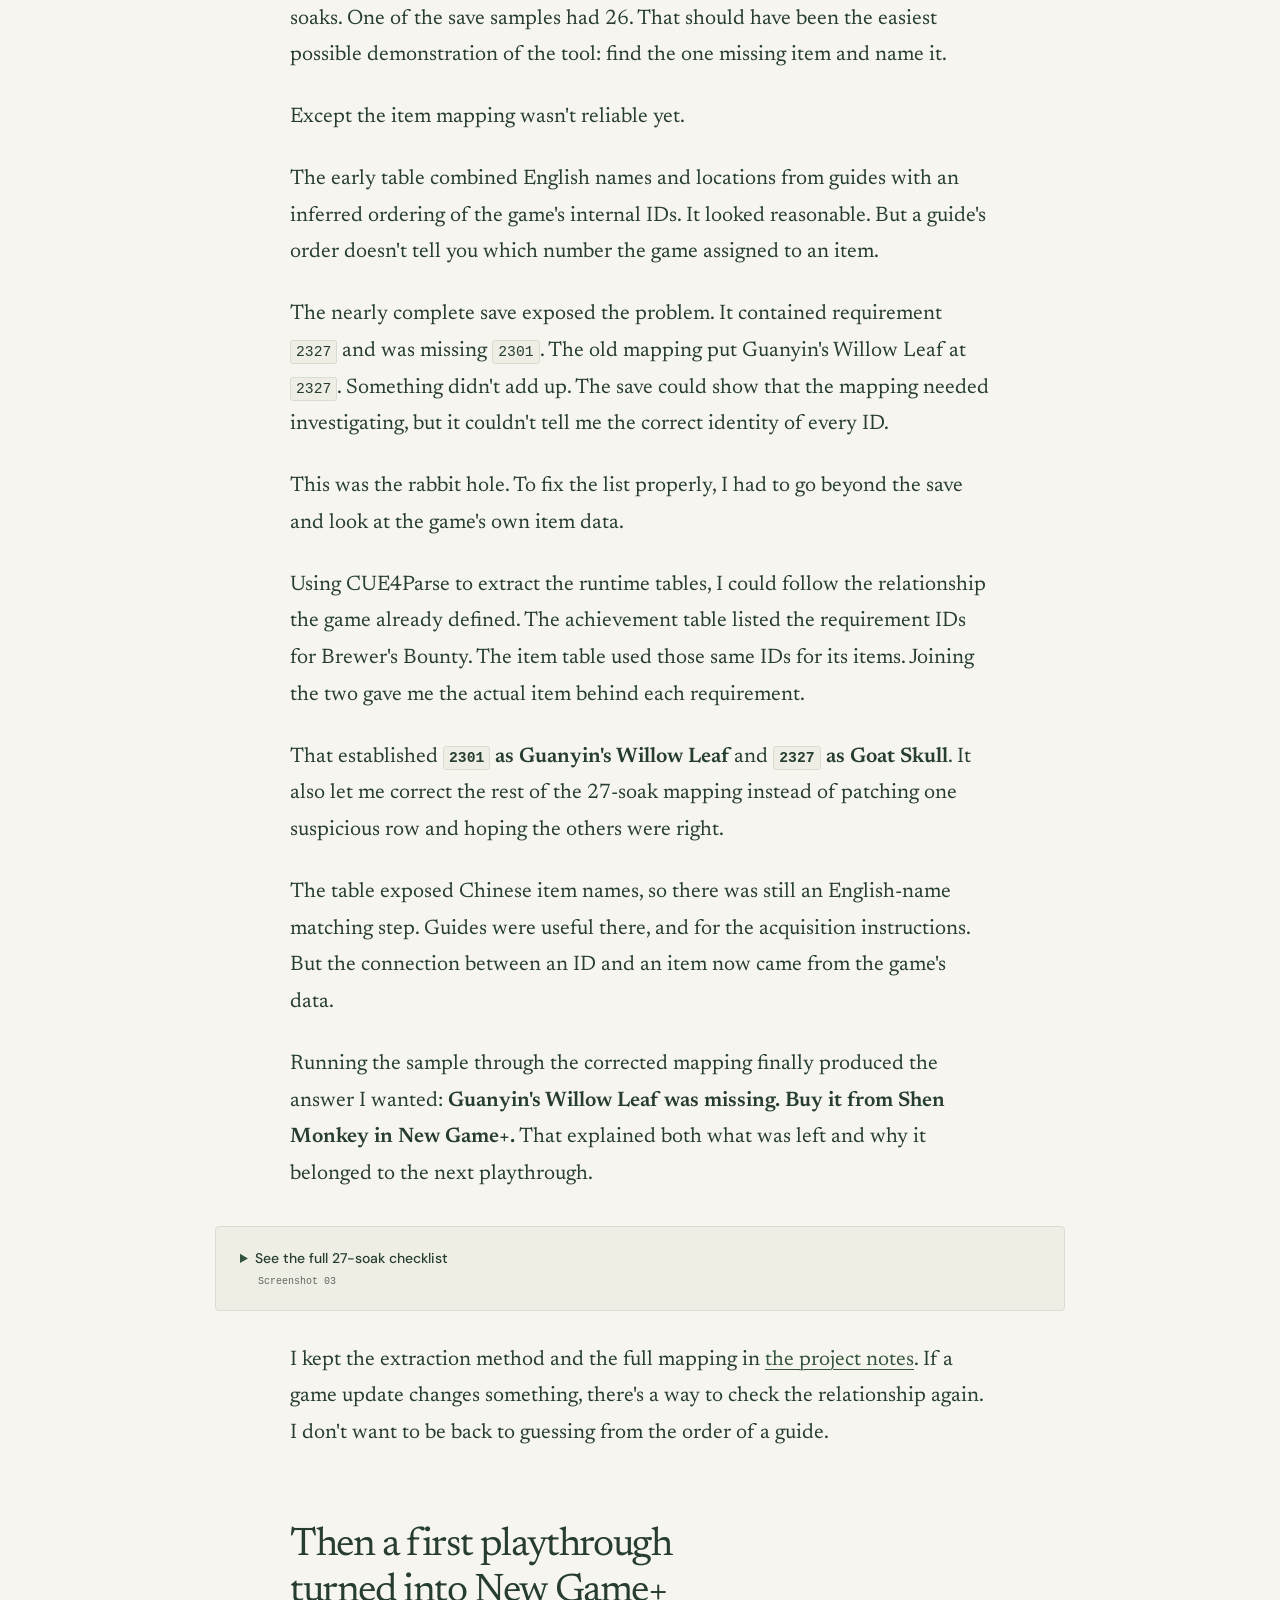
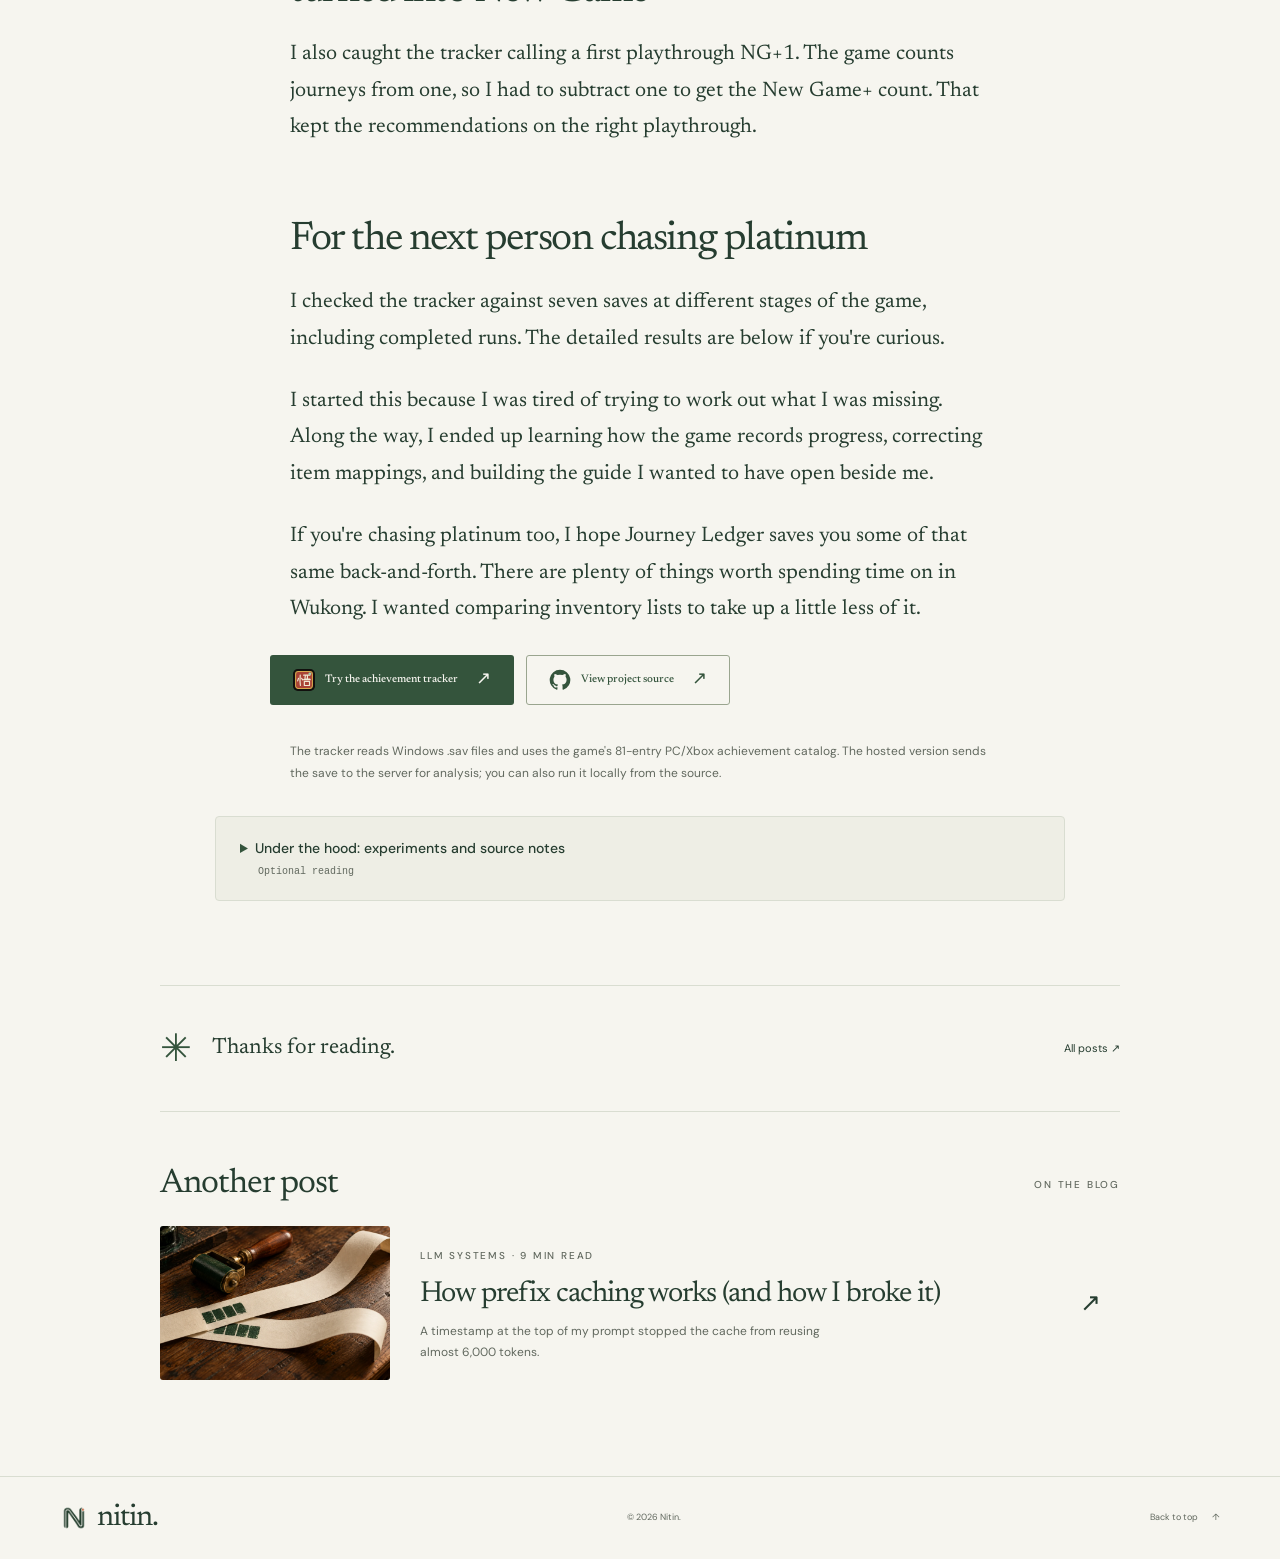
<file: posts/black-myth-wukong-achievement-tracker.html>
<!DOCTYPE html>
<html lang="en">
<head>
  <meta charset="UTF-8">
  <meta name="viewport" content="width=device-width, initial-scale=1.0">
  <title>Chasing platinum in Black Myth: Wukong — Nitin's blog</title>
  <meta name="description" content="I wanted to know which collectibles I was missing. That sent me into Wukong&#x27;s save files, through a wrong item mapping, and towards a tracker for other fans.">
  <link rel="canonical" href="https://nitingururajk.github.io/posts/black-myth-wukong-achievement-tracker.html">
  <meta property="og:title" content="Chasing platinum in Black Myth: Wukong">
  <meta property="og:description" content="I wanted to know which collectibles I was missing. That sent me into Wukong&#x27;s save files, through a wrong item mapping, and towards a tracker for other fans.">
  <meta property="og:type" content="article">
  <meta property="og:url" content="https://nitingururajk.github.io/posts/black-myth-wukong-achievement-tracker.html">
  <meta property="article:published_time" content="2026-09-30T12:00:00+08:00">
  <meta property="article:modified_time" content="2026-10-02">
  <meta property="og:image" content="https://nitingururajk.github.io/assets/images/wukong/tracker-landing-08374ded5e6c.png">
  <meta property="og:image:type" content="image/png">
  <meta property="og:image:width" content="1440">
  <meta property="og:image:height" content="802">
  <meta property="og:image:alt" content="The Black Myth: Wukong Achievement Tracker upload page, with Wukong holding his staff beside the save-file controls.">
  <meta name="twitter:card" content="summary_large_image">
  <meta name="theme-color" content="#f6f5ef">
  <link rel="icon" href="../assets/images/identity/nitin-favicon-light.png" type="image/png" sizes="64x64" data-logo-light="../assets/images/identity/nitin-favicon-light.png" data-logo-dark="../assets/images/identity/nitin-favicon-dark.png">
  <link rel="preload" href="../assets/fonts/newsreader-latin.woff2" as="font" type="font/woff2" crossorigin>
  <meta name="color-scheme" content="light dark">
  <script src="../assets/js/theme.js"></script>
  <link rel="stylesheet" href="../assets/css/style.css">
  <link rel="stylesheet" href="../assets/css/post.css">
  <link rel="stylesheet" href="../assets/css/wukong-post.css">
</head>
<body class="article-page wukong-post">
  <a class="skip-link" href="#main-content">Skip to article</a>
  <div class="reading-progress" id="reading-progress" aria-hidden="true"></div>
  <nav class="nav" id="nav" aria-label="Main navigation">
    <div class="nav-inner container">
      <div class="brand"><a href="../" class="nav-logo" aria-label="Nitin's blog, home"><span class="brand-symbol" aria-hidden="true"><img class="logo-for-light" src="../assets/images/identity/nitin-logo-light.png" alt="" width="512" height="512"><img class="logo-for-dark" src="../assets/images/identity/nitin-logo-dark.png" alt="" width="512" height="512"></span><span>nitin<span class="accent">.</span></span></a><span class="nav-caption">Nitin's blog</span></div>
      <div class="nav-links">
        <a href="../#posts" class="nav-link">Posts</a>
        <a href="../tokenflow-lab/" class="nav-link">Lab</a>
        <a href="../#about" class="nav-link">About</a>
        <a href="https://github.com/nitingururajk" class="nav-link nav-github" target="_blank" rel="noopener noreferrer">GitHub <span aria-hidden="true">↗</span></a>
        <button class="theme-toggle" id="theme-toggle" type="button" hidden aria-label="Switch to dark mode" aria-pressed="false">
          <svg class="icon-sun" xmlns="http://www.w3.org/2000/svg" width="19" height="19" viewBox="0 0 24 24" fill="none" stroke="currentColor" stroke-width="1.5" stroke-linecap="round" stroke-linejoin="round" aria-hidden="true"><circle cx="12" cy="12" r="4"/><path d="M12 2v2m0 16v2M2 12h2m16 0h2M4.93 4.93l1.42 1.42m11.3 11.3 1.42 1.42M4.93 19.07l1.42-1.42m11.3-11.3 1.42-1.42"/></svg>
          <svg class="icon-moon" xmlns="http://www.w3.org/2000/svg" width="19" height="19" viewBox="0 0 24 24" fill="none" stroke="currentColor" stroke-width="1.5" stroke-linecap="round" stroke-linejoin="round" aria-hidden="true"><path d="M21 12.79A9 9 0 1 1 11.21 3 7 7 0 0 0 21 12.79z"/></svg>
        </button>
      </div>
    </div>
  </nav>

  <main id="main-content" tabindex="-1">
  <article class="post">
    <header class="post-header container">
      <div class="post-header-top">
        <a href="../#posts" class="back-link"><span aria-hidden="true">←</span> All posts</a>
        <span class="article-number">POST / 03</span>
      </div>
      <div class="post-heading">
        <span class="post-tag">Game Tools · The story behind the tracker</span>
        <h1 class="post-hero-title title-wukong"><span class="title-game">Black Myth: Wukong</span><em>Chasing platinum</em></h1>
        <p class="post-subtitle">I wanted to know which collectibles I was missing and where to find them. That sent me into the save files.</p>
        <div class="post-meta-bar">
          <span class="post-author"><span class="author-initial" aria-hidden="true">N</span> By Nitin</span>
          <time datetime="2026-09-30">September 30, 2026</time>
          <span>Updated October 2, 2026</span>
          <span>6 min read</span>
        </div>
      </div>
      <div class="project-actions">
        <a class="button" href="https://bmw-achievement-tracker.vercel.app"><img class="project-icon" src="../assets/images/wukong/tracker-icon.svg" width="22" height="22" alt="" aria-hidden="true"> Open achievement tracker <span aria-hidden="true">↗</span></a>
        <a class="button button-outline" href="https://github.com/nitingururajk/black-myth-wukong-achievement-tracker"><svg class="project-icon" fill="currentColor" viewBox="0 0 24 24" width="22" height="22" aria-hidden="true" focusable="false"><path d="M12 .75a11.25 11.25 0 0 0-3.558 21.923c.563.104.773-.244.773-.542 0-.267-.01-1.153-.015-2.093-3.13.68-3.791-1.329-3.791-1.329-.512-1.3-1.249-1.646-1.249-1.646-1.021-.698.078-.684.078-.684 1.13.08 1.725 1.16 1.725 1.16 1.004 1.72 2.634 1.222 3.276.935.102-.727.393-1.223.715-1.504-2.498-.284-5.124-1.249-5.124-5.565 0-1.23.44-2.232 1.16-3.019-.117-.284-.503-1.428.11-2.978 0 0 .945-.302 3.094 1.153a10.797 10.797 0 0 1 5.625 0c2.148-1.455 3.092-1.153 3.092-1.153.615 1.55.229 2.694.112 2.978.722.787 1.16 1.789 1.16 3.019 0 4.327-2.63 5.278-5.136 5.557.404.348.766 1.034.766 2.084 0 1.505-.014 2.718-.014 3.088 0 .3.203.65.779.54A11.251 11.251 0 0 0 12 .75Z" /></svg> View project source <span aria-hidden="true">↗</span></a>
      </div>
      <figure class="post-cover wukong-cover">
        <a href="../assets/images/wukong/tracker-landing-08374ded5e6c.png" target="_blank" rel="noopener" aria-label="Open the tracker upload page screenshot at full size"><img src="../assets/images/wukong/tracker-landing-08374ded5e6c.png" alt="The Black Myth: Wukong Achievement Tracker upload page, with Wukong holding his staff beside the save-file controls." width="1440" height="802" fetchpriority="high"></a>
        <figcaption><span>01 / What started as a question about my own collection became a tool other fans could use.</span><span>BLACK MYTH: WUKONG TRACKER</span></figcaption>
      </figure>
    </header>

    <div class="post-body container">
      <p class="post-lead">I wanted to platinum Black Myth: Wukong. What I didn't expect was how annoying it would be to work out which items I was still missing.</p>
      <p>I knew there were achievements left to finish. I could look up a guide and find a list of every soak, weapon, or curio in the game. But that still left me with the same job: compare the guide against my collection, work out what I already had, and then find out how to get everything else.</p>
      <p>The guides could tell me where an item was. They couldn't tell me whether <em>I</em> needed it. I wanted a list for my playthrough: the things I hadn't collected, the achievements they belonged to, and the steps I could take next.</p>
      <p>Doing that comparison by hand was becoming a chore. Somewhere in the game, there was already a record of my progress. Every time I loaded my save, the game knew which items I owned and which achievements I'd completed.</p>
      <blockquote><p>What if I could read the save file and ask it what I was missing?</p></blockquote>
      <p>That was the idea behind <a href="https://bmw-achievement-tracker.vercel.app">Journey Ledger, my Black Myth: Wukong achievement tracker</a>. I started with a problem I wanted solved for myself. But I also wanted to make something other fans could use on their own hunt for platinum.</p>
      <p>The idea sounded straightforward: read the save, compare it with the full collection, show what's left. Following it took me through three problems I hadn't fully appreciated at the start.</p>

      <h2 id="reading-the-save">First, I had to work out what the save was telling me</h2>
      <p>A save file isn't a tidy checklist with item names beside little ticks. Before I could answer my original question, I needed a way to decode it.</p>
      <p>I found a starting point in <a href="https://github.com/BlameTwo/BlackWukongSaveEditer">BlackWukongSaveEditer</a>. The decoder and game-runtime assemblies used by that project could read the game's save structures. That gave me access to the underlying records, and I built the achievement analysis around them.</p>
      <p>Being able to read those records was only the beginning. The samples I checked contained <strong>180 raw achievement entries</strong>, while the guide I wanted to build had 81 achievements. Simply displaying every entry would give players a confusing list. I needed to select the right achievement IDs and match them to a consistent catalog of names and requirements.</p>
      <p>Then there was the collection itself. Some achievements recorded completed requirement IDs. For weapons, armor, and curios, I needed to look at inventory and equipment ownership. The answer to “do I have this?” wasn't stored in the same place for every type of item.</p>
      <p>I made the planner use the appropriate source for each collection, then combine those results into one report. That also meant being careful about what it claimed to know. If the save only exposed a quest's overall completion, I couldn't honestly mark every step of that quest as done.</p>
      <p>Once those pieces were connected, the report started answering the question I'd actually asked. One nearly complete sample came back with <strong>74 of 81 achievements finished</strong>, seven remaining, and eight missing tracked requirements. Instead of comparing whole collection lists by hand, I could concentrate on the gaps.</p>
      <figure class="wukong-shot">
        <a href="../assets/images/wukong/journey-overview-3f16708bd95c.png" target="_blank" rel="noopener" aria-label="Open the tracker overview screenshot at full size"><img src="../assets/images/wukong/journey-overview-3f16708bd95c.png" alt="The Overview tab shows 74 of 81 achievements complete, seven left, eight missing collectibles, and suggestions for what to do next." width="1256" height="998" loading="lazy" decoding="async"></a>
        <figcaption><span class="shot-index">02 /</span><strong>The first useful answer.</strong> A nearly complete sample narrowed the hunt to seven achievements. Getting the counts right was a start; getting the missing items right was the next problem. <a href="../assets/images/wukong/journey-overview-3f16708bd95c.png" target="_blank" rel="noopener">Open full size ↗</a></figcaption>
      </figure>
      <p>There was an important catch, though. A report could have the right counts and still send me looking for the wrong thing.</p>

      <h2 id="the-missing-soak">The last missing soak sent me deeper</h2>
      <p>Brewer's Bounty was where that became obvious. It asks you to collect all 27 soaks. One of the save samples had 26. That should have been the easiest possible demonstration of the tool: find the one missing item and name it.</p>
      <p>Except the item mapping wasn't reliable yet.</p>
      <p>The early table combined English names and locations from guides with an inferred ordering of the game's internal IDs. It looked reasonable. But a guide's order doesn't tell you which number the game assigned to an item.</p>
      <p>The nearly complete save exposed the problem. It contained requirement <code>2327</code> and was missing <code>2301</code>. The old mapping put Guanyin's Willow Leaf at <code>2327</code>. Something didn't add up. The save could show that the mapping needed investigating, but it couldn't tell me the correct identity of every ID.</p>
      <p>This was the rabbit hole. To fix the list properly, I had to go beyond the save and look at the game's own item data.</p>
      <p>Using CUE4Parse to extract the runtime tables, I could follow the relationship the game already defined. The achievement table listed the requirement IDs for Brewer's Bounty. The item table used those same IDs for its items. Joining the two gave me the actual item behind each requirement.</p>
      <p>That established <strong><code>2301</code> as Guanyin's Willow Leaf</strong> and <strong><code>2327</code> as Goat Skull</strong>. It also let me correct the rest of the 27-soak mapping instead of patching one suspicious row and hoping the others were right.</p>
      <p>The table exposed Chinese item names, so there was still an English-name matching step. Guides were useful there, and for the acquisition instructions. But the connection between an ID and an item now came from the game's data.</p>
      <p>Running the sample through the corrected mapping finally produced the answer I wanted: <strong>Guanyin's Willow Leaf was missing. Buy it from Shen Monkey in New Game+.</strong> That explained both what was left and why it belonged to the next playthrough.</p>
      <details class="story-detail" id="soak-screenshot">
        <summary>See the full 27-soak checklist<span>Screenshot 03</span></summary>
        <figure class="wukong-shot">
          <a href="../assets/images/wukong/soak-requirements-a02f2bc5ab34.png" target="_blank" rel="noopener" aria-label="Open the full soak checklist screenshot"><img src="../assets/images/wukong/soak-requirements-a02f2bc5ab34.png" alt="Searching for Guanyin's Willow Leaf finds Brewer's Bounty at 26 of 27. The expanded guide shows the Willow Leaf missing and the other 26 soaks collected." width="1256" height="2697" loading="lazy" decoding="async"></a>
          <figcaption><strong>One missing item, with a reason and a route.</strong> The corrected checklist marks Guanyin's Willow Leaf missing and explains where to buy it. <a href="../assets/images/wukong/soak-requirements-a02f2bc5ab34.png" target="_blank" rel="noopener">Open full size ↗</a></figcaption>
        </figure>
      </details>
      <p>I kept the extraction method and the full mapping in <a href="https://github.com/nitingururajk/black-myth-wukong-achievement-tracker/blob/75949c3bf33a9934da67410f7e3f2a791318aa11/SOAK_ID_MAPPING_METHODOLOGY.md">the project notes</a>. If a game update changes something, there's a way to check the relationship again. I don't want to be back to guessing from the order of a guide.</p>

      <h2 id="making-it-useful">Then a first playthrough turned into New Game+</h2>
      <p>I also caught the tracker calling a first playthrough NG+1. The game counts journeys from one, so I had to subtract one to get the New Game+ count. That kept the recommendations on the right playthrough.</p>

      <h2 id="for-other-fans">For the next person chasing platinum</h2>
      <p>I checked the tracker against seven saves at different stages of the game, including completed runs. The detailed results are below if you're curious.</p>
      <p>I started this because I was tired of trying to work out what I was missing. Along the way, I ended up learning how the game records progress, correcting item mappings, and building the guide I wanted to have open beside me.</p>
      <p>If you're chasing platinum too, I hope Journey Ledger saves you some of that same back-and-forth. There are plenty of things worth spending time on in Wukong. I wanted comparing inventory lists to take up a little less of it.</p>
      <div class="project-actions">
        <a class="button" href="https://bmw-achievement-tracker.vercel.app"><img class="project-icon" src="../assets/images/wukong/tracker-icon.svg" width="22" height="22" alt="" aria-hidden="true"> Try the achievement tracker <span aria-hidden="true">↗</span></a>
        <a class="button button-outline" href="https://github.com/nitingururajk/black-myth-wukong-achievement-tracker"><svg class="project-icon" fill="currentColor" viewBox="0 0 24 24" width="22" height="22" aria-hidden="true" focusable="false"><path d="M12 .75a11.25 11.25 0 0 0-3.558 21.923c.563.104.773-.244.773-.542 0-.267-.01-1.153-.015-2.093-3.13.68-3.791-1.329-3.791-1.329-.512-1.3-1.249-1.646-1.249-1.646-1.021-.698.078-.684.078-.684 1.13.08 1.725 1.16 1.725 1.16 1.004 1.72 2.634 1.222 3.276.935.102-.727.393-1.223.715-1.504-2.498-.284-5.124-1.249-5.124-5.565 0-1.23.44-2.232 1.16-3.019-.117-.284-.503-1.428.11-2.978 0 0 .945-.302 3.094 1.153a10.797 10.797 0 0 1 5.625 0c2.148-1.455 3.092-1.153 3.092-1.153.615 1.55.229 2.694.112 2.978.722.787 1.16 1.789 1.16 3.019 0 4.327-2.63 5.278-5.136 5.557.404.348.766 1.034.766 2.084 0 1.505-.014 2.718-.014 3.088 0 .3.203.65.779.54A11.251 11.251 0 0 0 12 .75Z" /></svg> View project source <span aria-hidden="true">↗</span></a>
      </div>
      <p class="evidence-note">The tracker reads Windows .sav files and uses the game's 81-entry PC/Xbox achievement catalog. The hosted version sends the save to the server for analysis; you can also run it locally from the source.</p>

      <details class="story-detail story-notes" id="experiment-notes">
        <summary>Under the hood: experiments and source notes<span>Optional reading</span></summary>
        <div class="story-notes-body">
          <p>The API and browser records below are dated October 2, 2026, against tracker revision <code>42b7c81</code>. The game-table extraction is the separate July 18 investigation documented in the mapping notes.</p>
          <div class="experiment-table" role="region" tabindex="0" aria-label="Recorded results from seven save samples">
            <table>
              <caption>Seven local save samples · October 2, 2026</caption>
              <thead><tr><th scope="col">Save sample</th><th scope="col">Complete</th><th scope="col">Remaining</th><th scope="col">Missing tracked rows</th><th scope="col">Soaks</th></tr></thead>
              <tbody>
                <tr><th scope="row">Chapter 3 / midgame</th><td>19 / 81</td><td>62</td><td>248</td><td>2 / 27</td></tr>
                <tr><th scope="row">Before Erlang</th><td>46 / 81</td><td>35</td><td>163</td><td>9 / 27</td></tr>
                <tr><th scope="row">Chapter 5 / Red Boy</th><td>58 / 81</td><td>23</td><td>96</td><td>18 / 27</td></tr>
                <tr><th scope="row">Chapter 6 / Phoenix</th><td>58 / 81</td><td>23</td><td>96</td><td>18 / 27</td></tr>
                <tr class="table-focus"><th scope="row">Near-perfect</th><td>74 / 81</td><td>7</td><td>8</td><td>26 / 27</td></tr>
                <tr><th scope="row">NG+ / full collection</th><td>81 / 81</td><td>0</td><td>0</td><td>27 / 27</td></tr>
                <tr><th scope="row">Progress 100</th><td>81 / 81</td><td>0</td><td>0</td><td>27 / 27</td></tr>
              </tbody>
            </table>
          </div>
          <p>These are separate sample labels, not one continuous playthrough. All seven contained the platform achievement rows; none exercised the absent-row fallback or the special NG+ completion-recovery path. No platform-account achievement API was queried.</p>
          <p>Seven invalid-upload checks covered the request format, missing and extra files, the extension, an empty save, undecodable bytes, and a file over the 4 MiB limit. The linked results include their observed HTTP responses. These were API and browser checks; the project has no dedicated unit-test project.</p>
          <ul class="references-list">
            <li><a href="../assets/data/wukong-experiments.json">Recorded API results (JSON)</a> and <a href="../assets/data/wukong-browser-checks.json">browser checks and screenshot provenance (JSON)</a>.</li>
            <li><a href="../scripts/wukong-experiments.py">Python reproduction script</a> and <a href="../scripts/README.md">instructions</a>. Use your own save samples; the original files and player identities aren't distributed with the blog.</li>
            <li><a href="https://github.com/nitingururajk/black-myth-wukong-achievement-tracker/tree/42b7c81bbf865c3265db7c0ce51f5b076a104de5/bmw_web">The inspected web app source</a> and <a href="https://github.com/nitingururajk/black-myth-wukong-achievement-tracker/blob/42b7c81bbf865c3265db7c0ce51f5b076a104de5/TECHNICAL_DOCUMENTATION.md">technical documentation</a>.</li>
            <li><a href="https://github.com/nitingururajk/black-myth-wukong-achievement-tracker/blob/75949c3bf33a9934da67410f7e3f2a791318aa11/SOAK_ID_MAPPING_METHODOLOGY.md">The soak-mapping investigation</a>, including all 27 IDs, extraction hashes, and the English-name crosswalk.</li>
            <li><a href="https://github.com/BlameTwo/BlackWukongSaveEditer">BlackWukongSaveEditer</a> and <a href="https://github.com/FabianFG/CUE4Parse">CUE4Parse</a>, which provided the starting points for save decoding and the documented table extraction.</li>
          </ul>
        </div>
      </details>
    </div>
  </article>

    <aside class="post-continuation container" aria-labelledby="continue-title">
      <div class="post-endnote"><span aria-hidden="true">✳</span><p>Thanks for reading.</p><a href="../#posts">All posts <span aria-hidden="true">↗</span></a></div>
      <div class="continue-heading"><h2 id="continue-title">Another post</h2><span class="eyebrow">On the blog</span></div>
      <a class="continue-card" href="prefix-caching-llm-inference.html">
        <img src="../assets/images/prefix-cache-cover.webp" alt="Two paper strips with the same green ink impressions beside a printing roller." width="1536" height="1024" loading="lazy">
        <div class="continue-copy"><span class="eyebrow">LLM Systems · 9 min read</span><h3>How prefix caching works (and how I broke it)</h3><p>A timestamp at the top of my prompt stopped the cache from reusing almost 6,000 tokens.</p></div>
        <span class="continue-arrow" aria-hidden="true">↗</span>
      </a>
    </aside>
  </main>

  <footer class="footer">
    <div class="container footer-inner">
      <a class="footer-logo" href="../"><span class="brand-symbol" aria-hidden="true"><img class="logo-for-light" src="../assets/images/identity/nitin-logo-light.png" alt="" width="512" height="512"><img class="logo-for-dark" src="../assets/images/identity/nitin-logo-dark.png" alt="" width="512" height="512"></span><span>nitin.</span></a>
      <p>&copy; <span id="year">2026</span> Nitin.</p>
      <a href="#main-content" class="back-to-top">Back to top <span aria-hidden="true">↑</span></a>
    </div>
  </footer>
  <script src="../assets/js/main.js"></script>
</body>
</html>
</file>
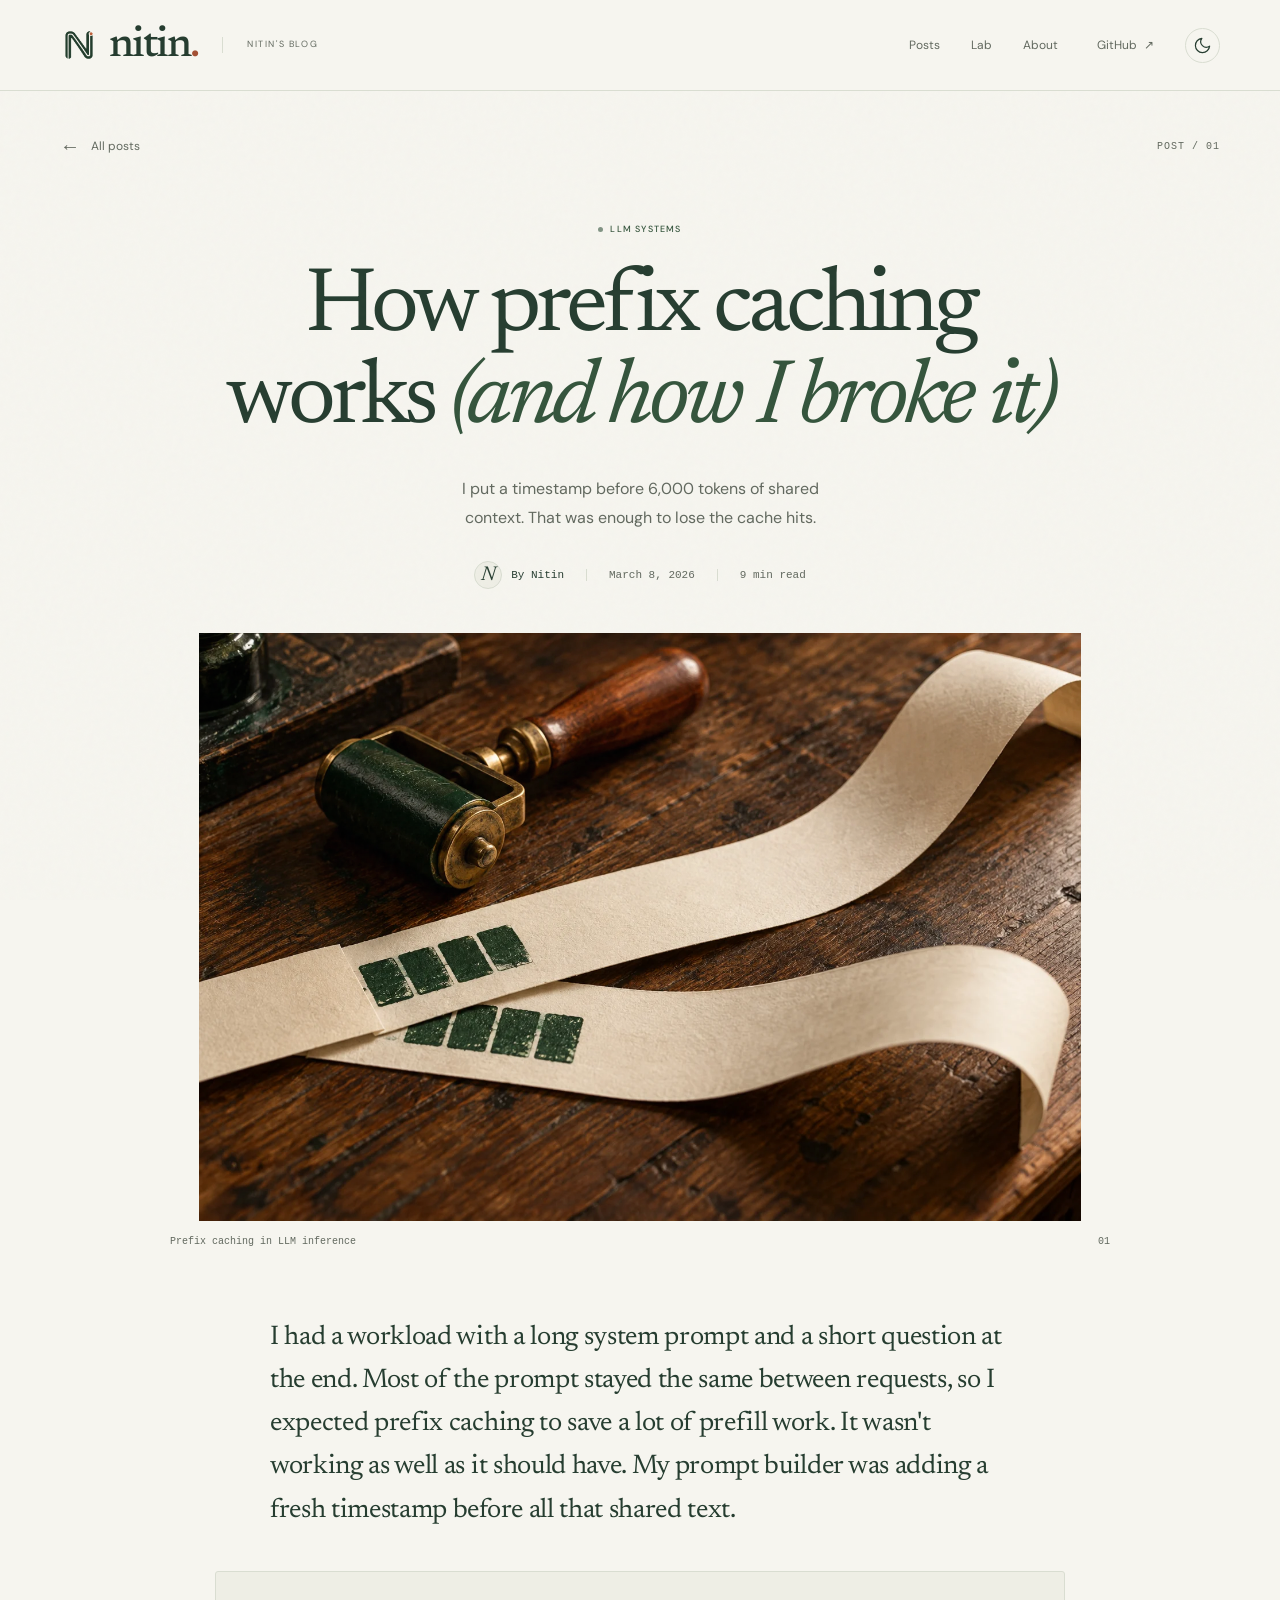
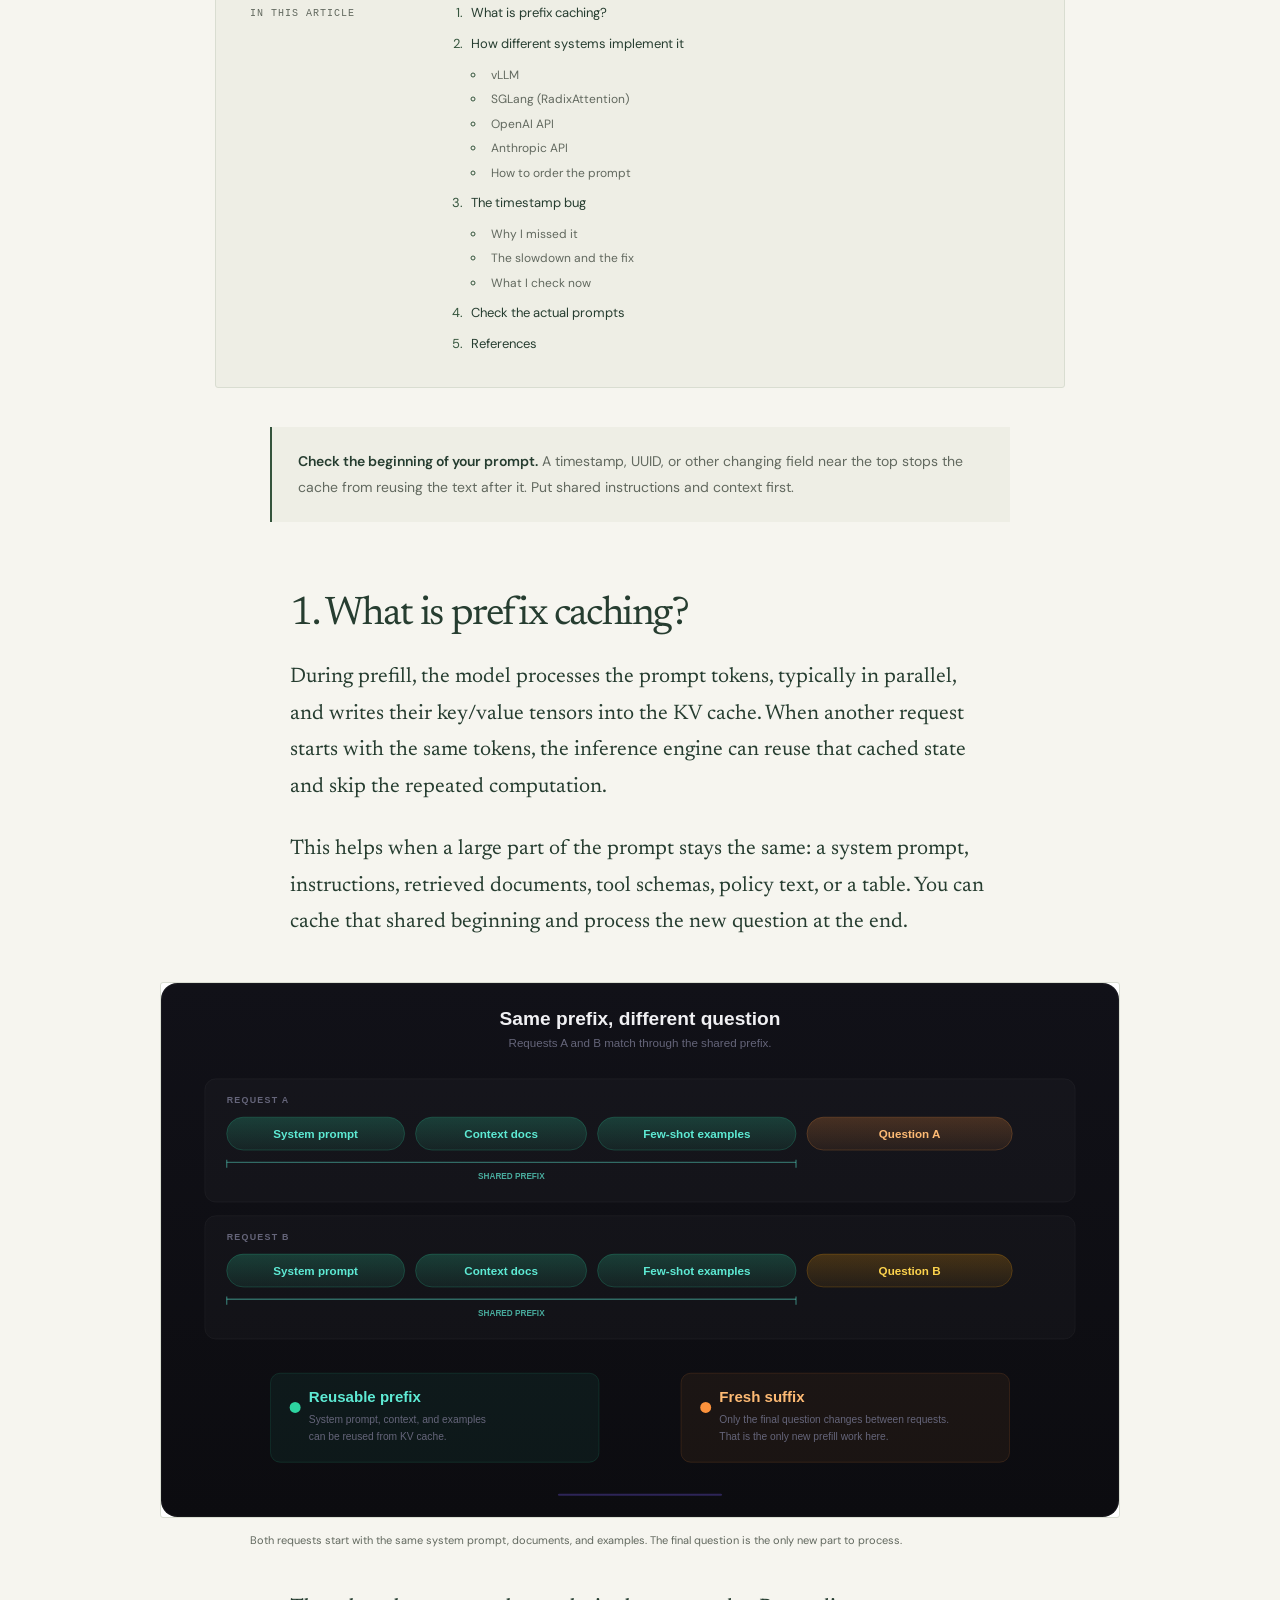
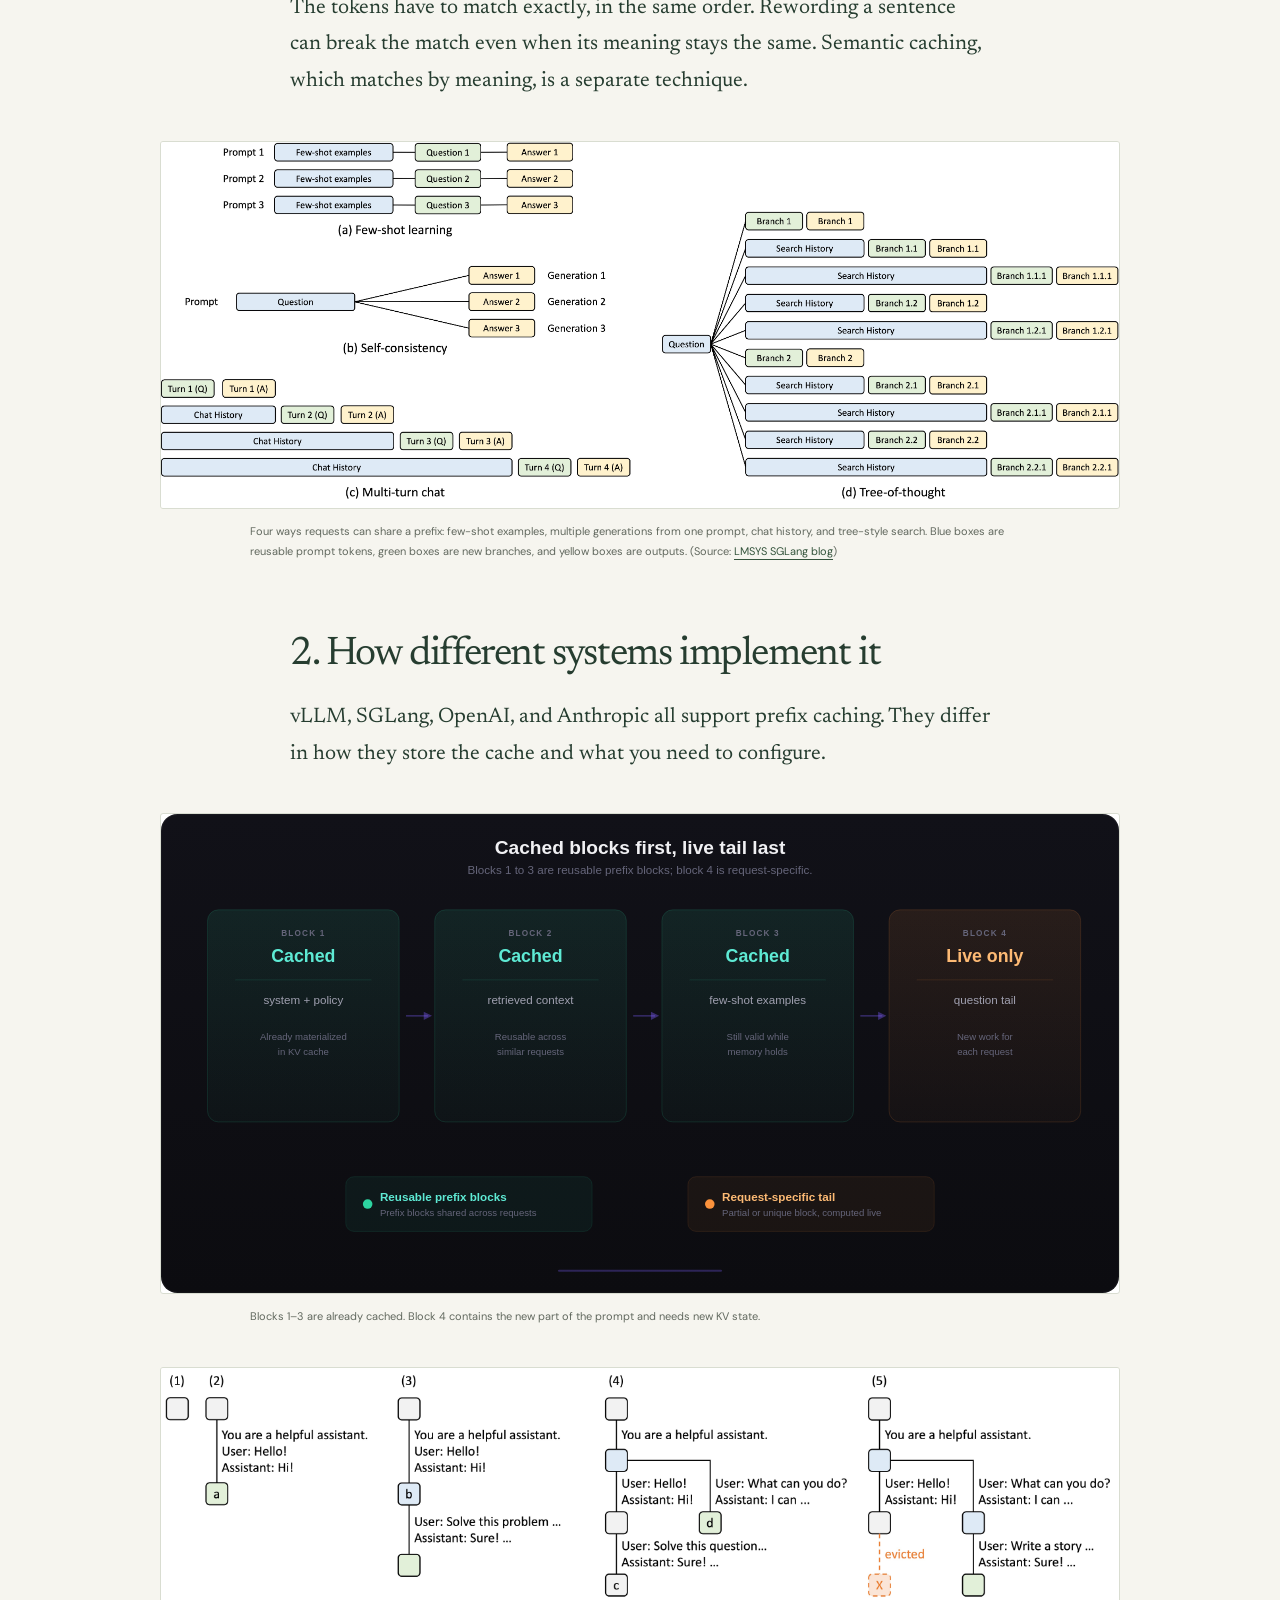
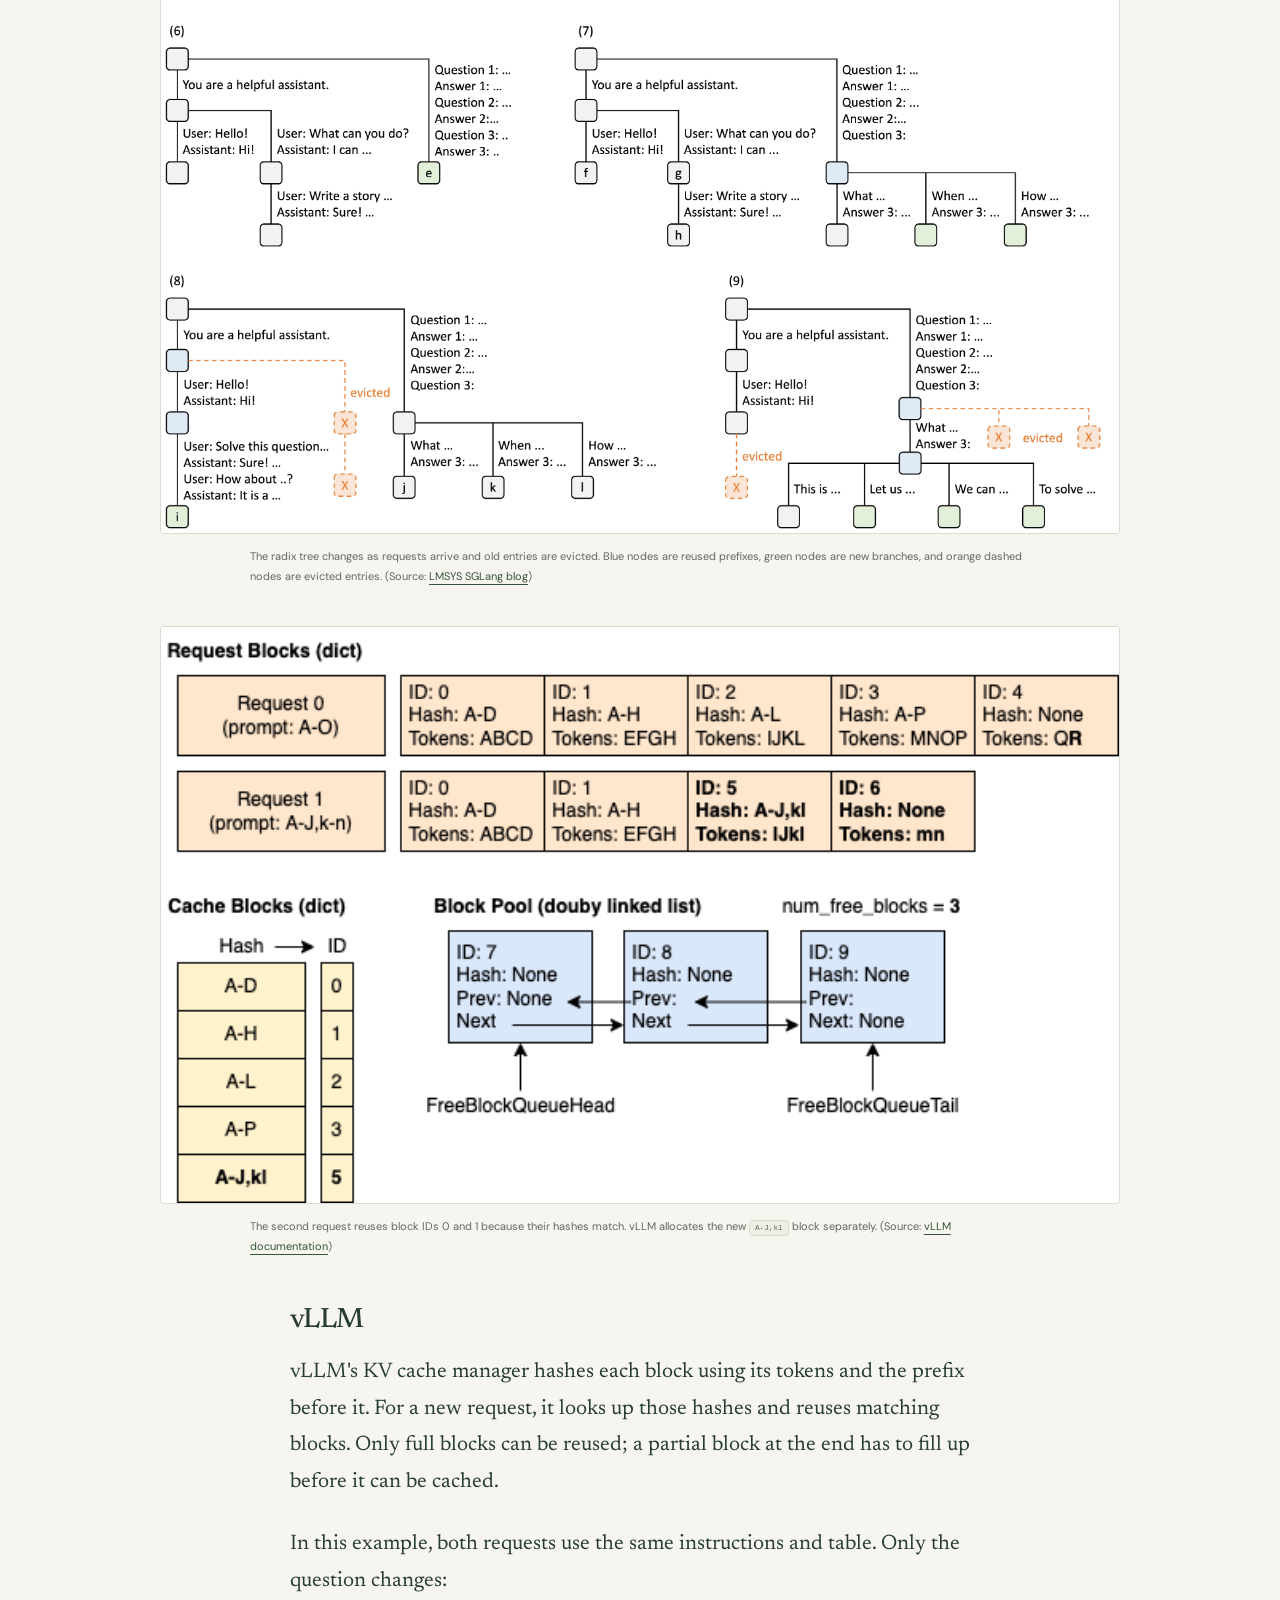
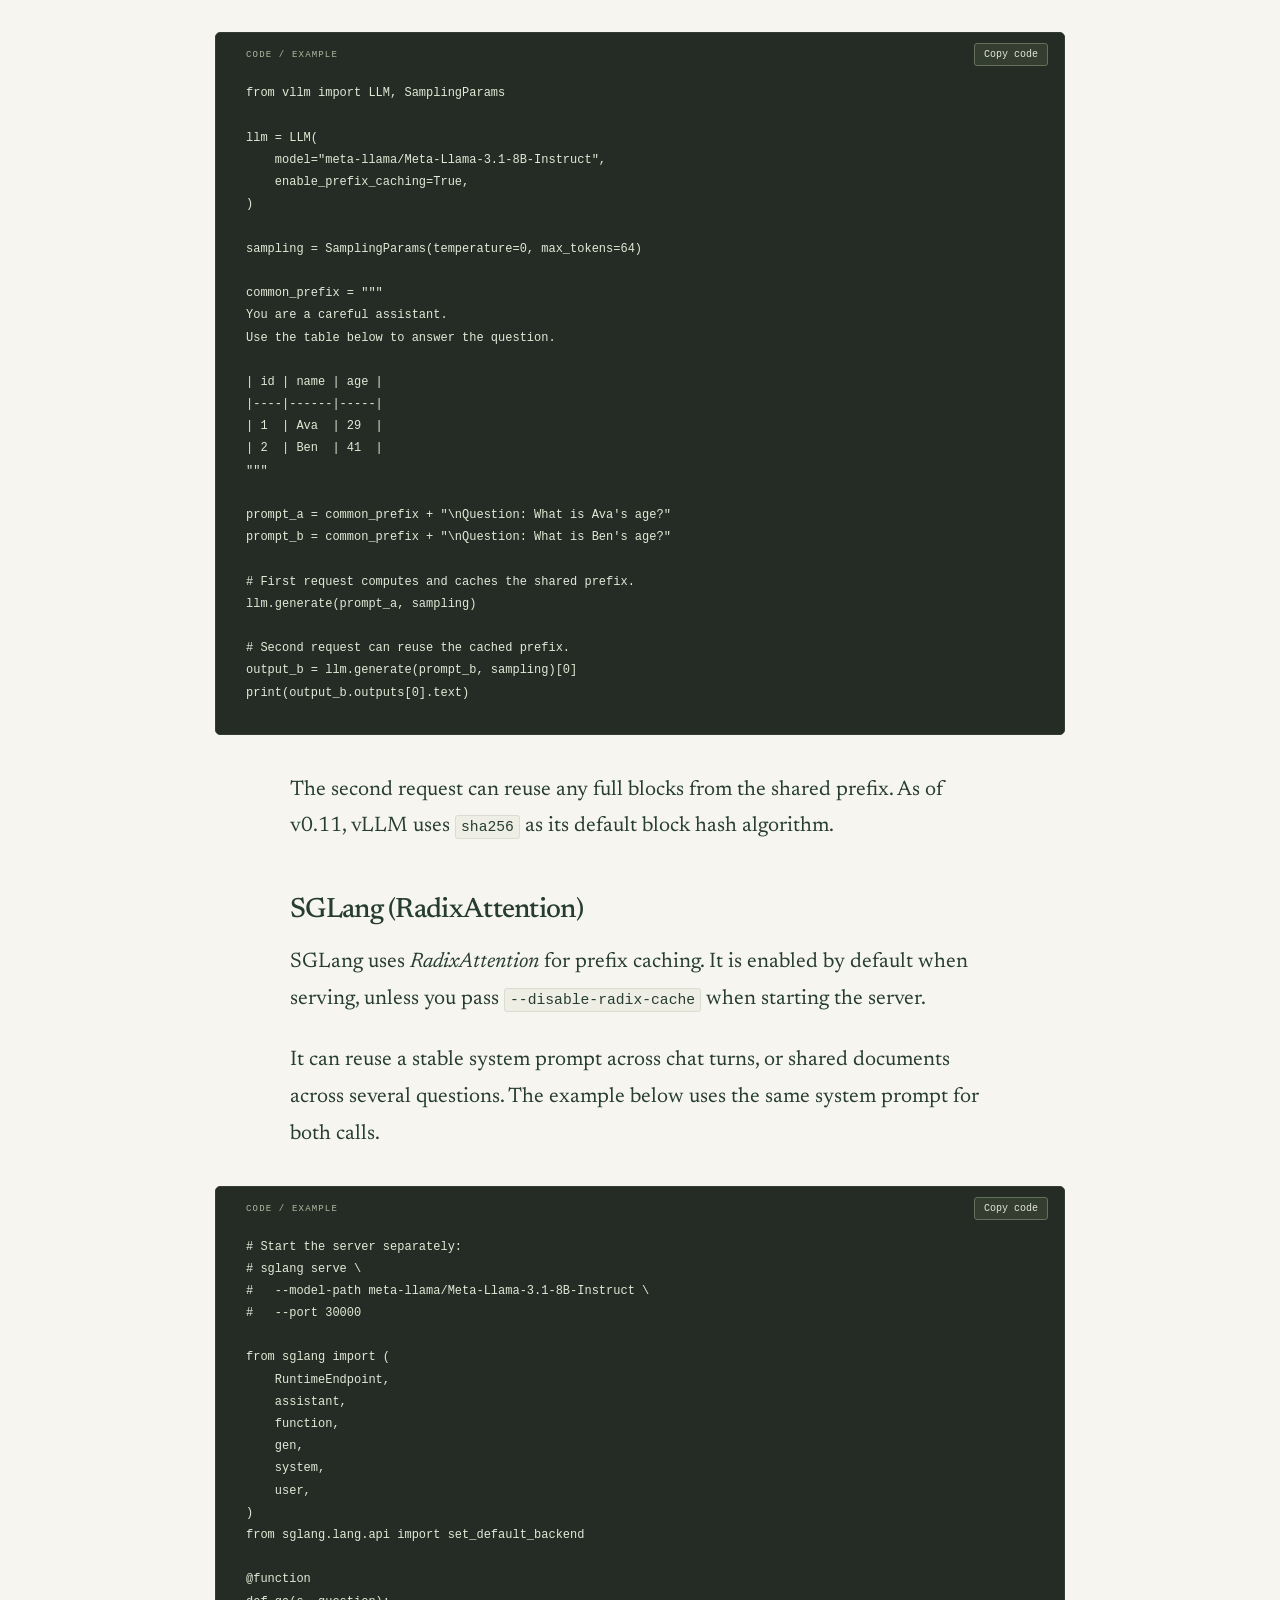
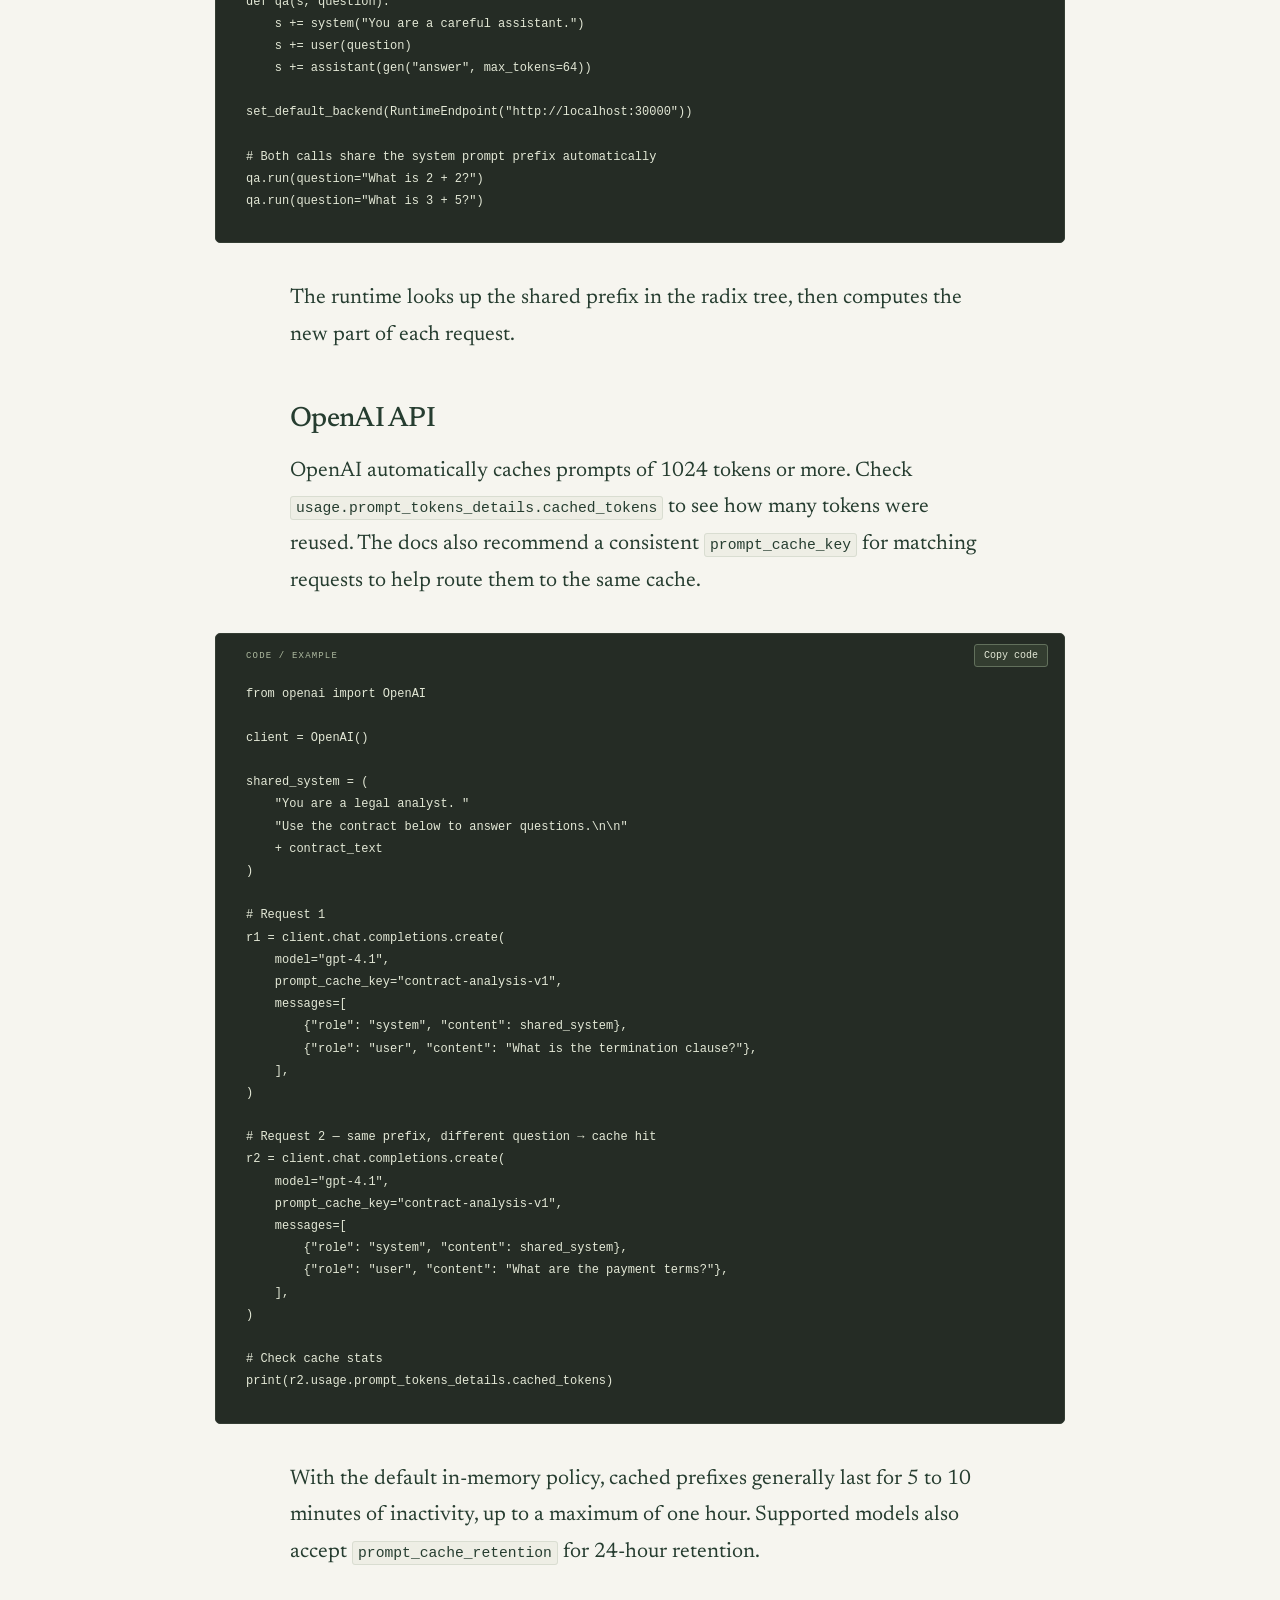
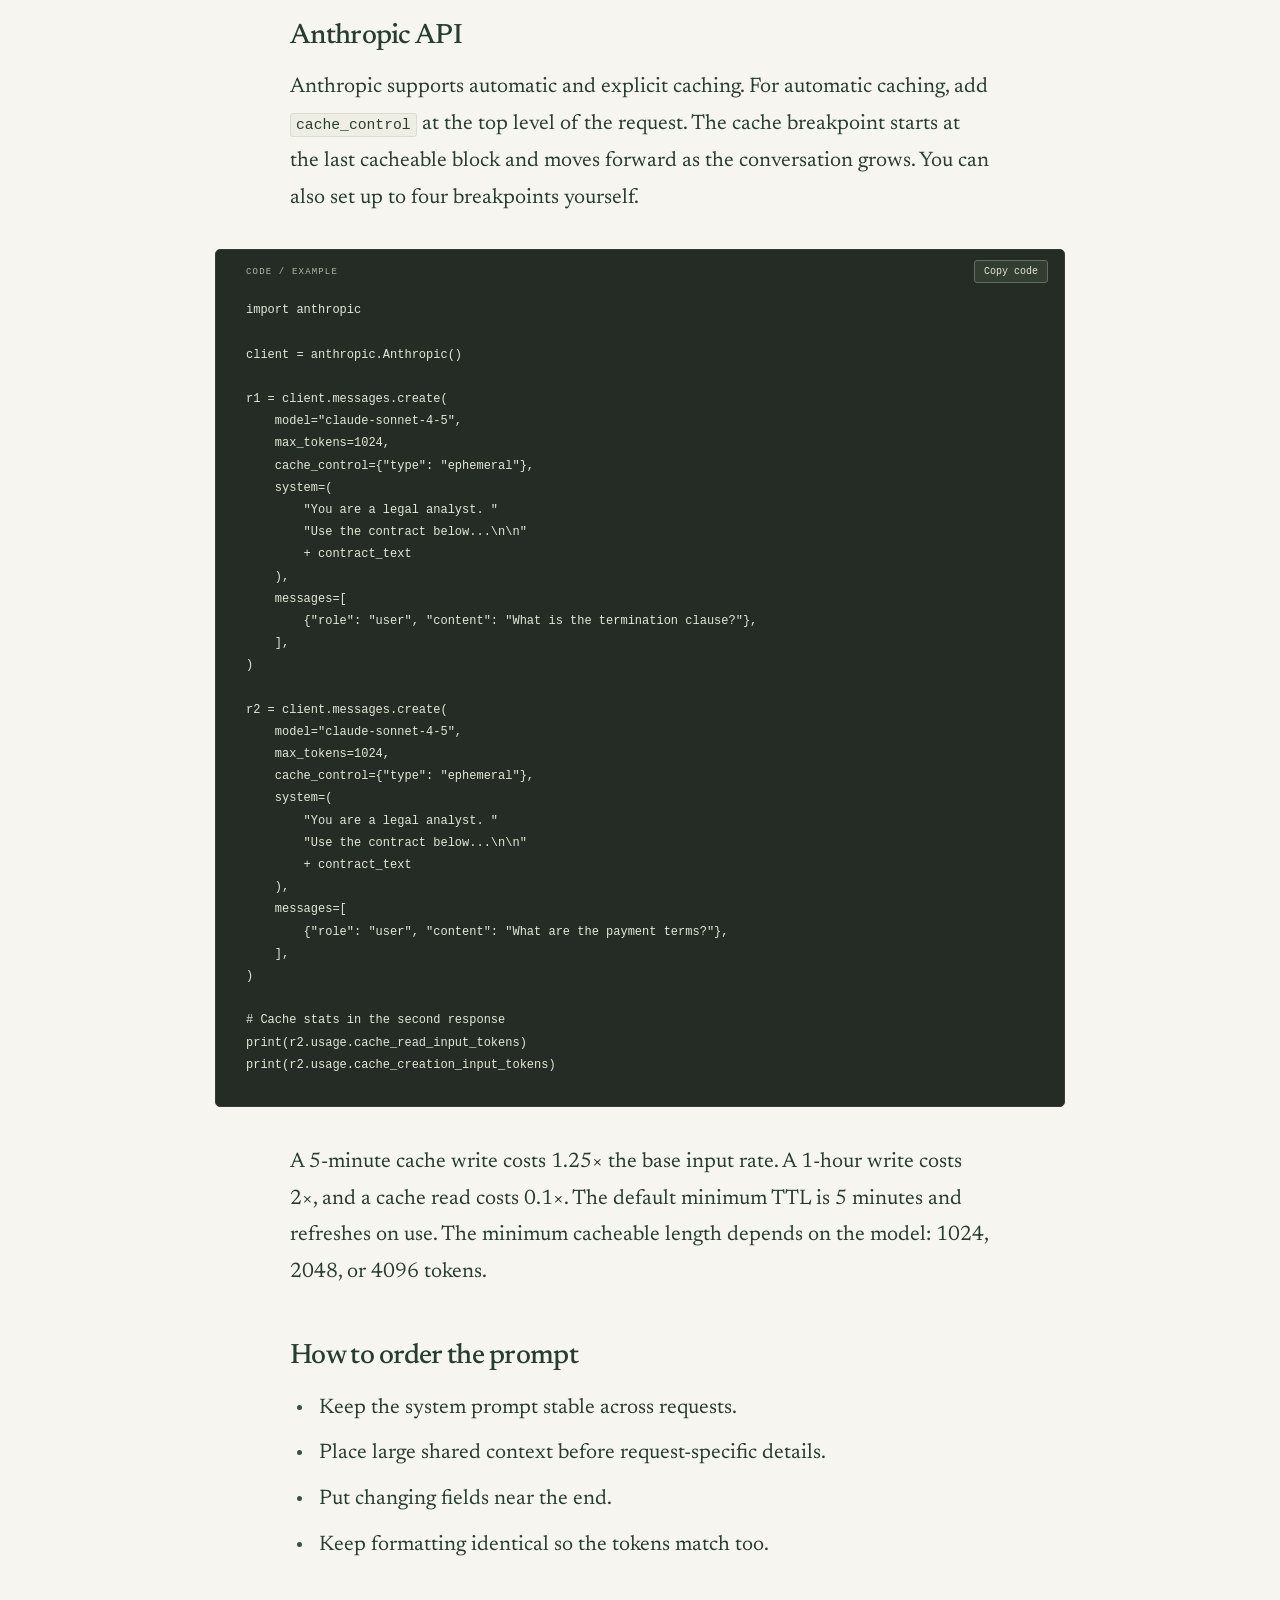
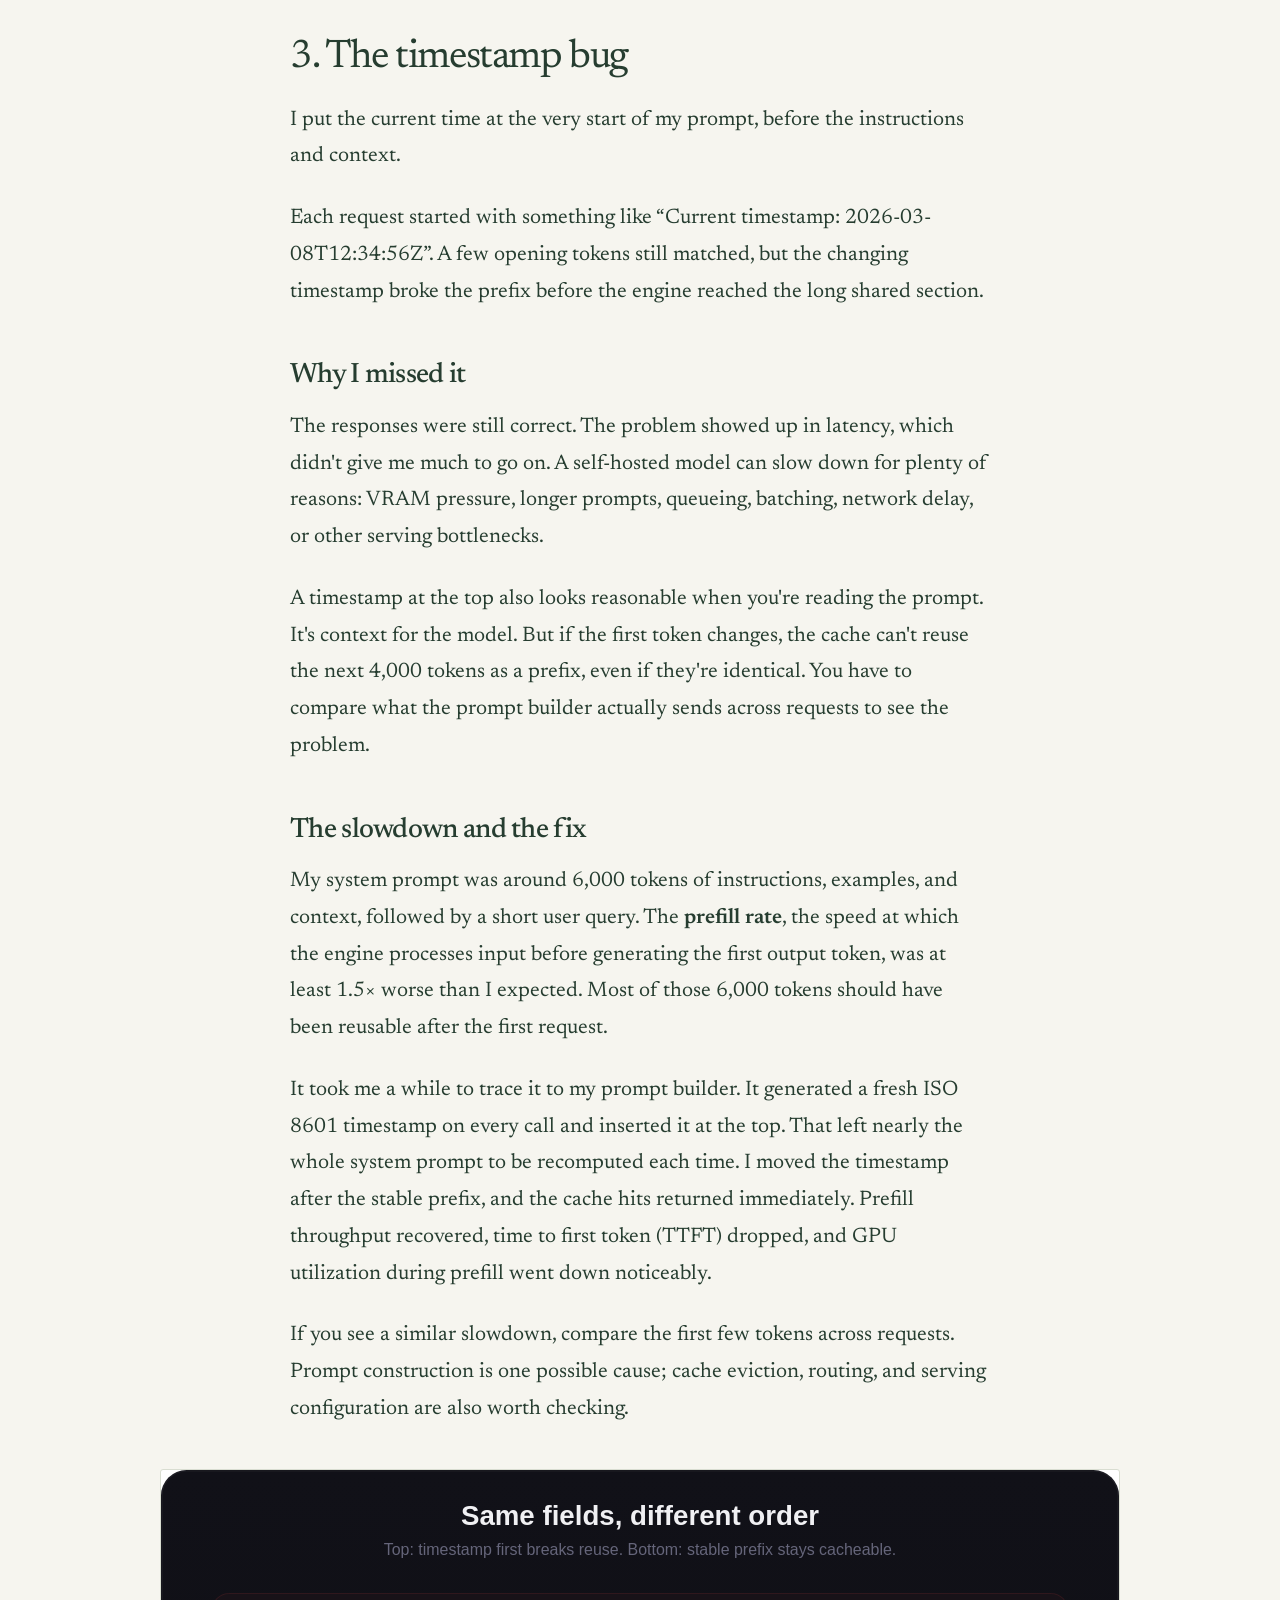
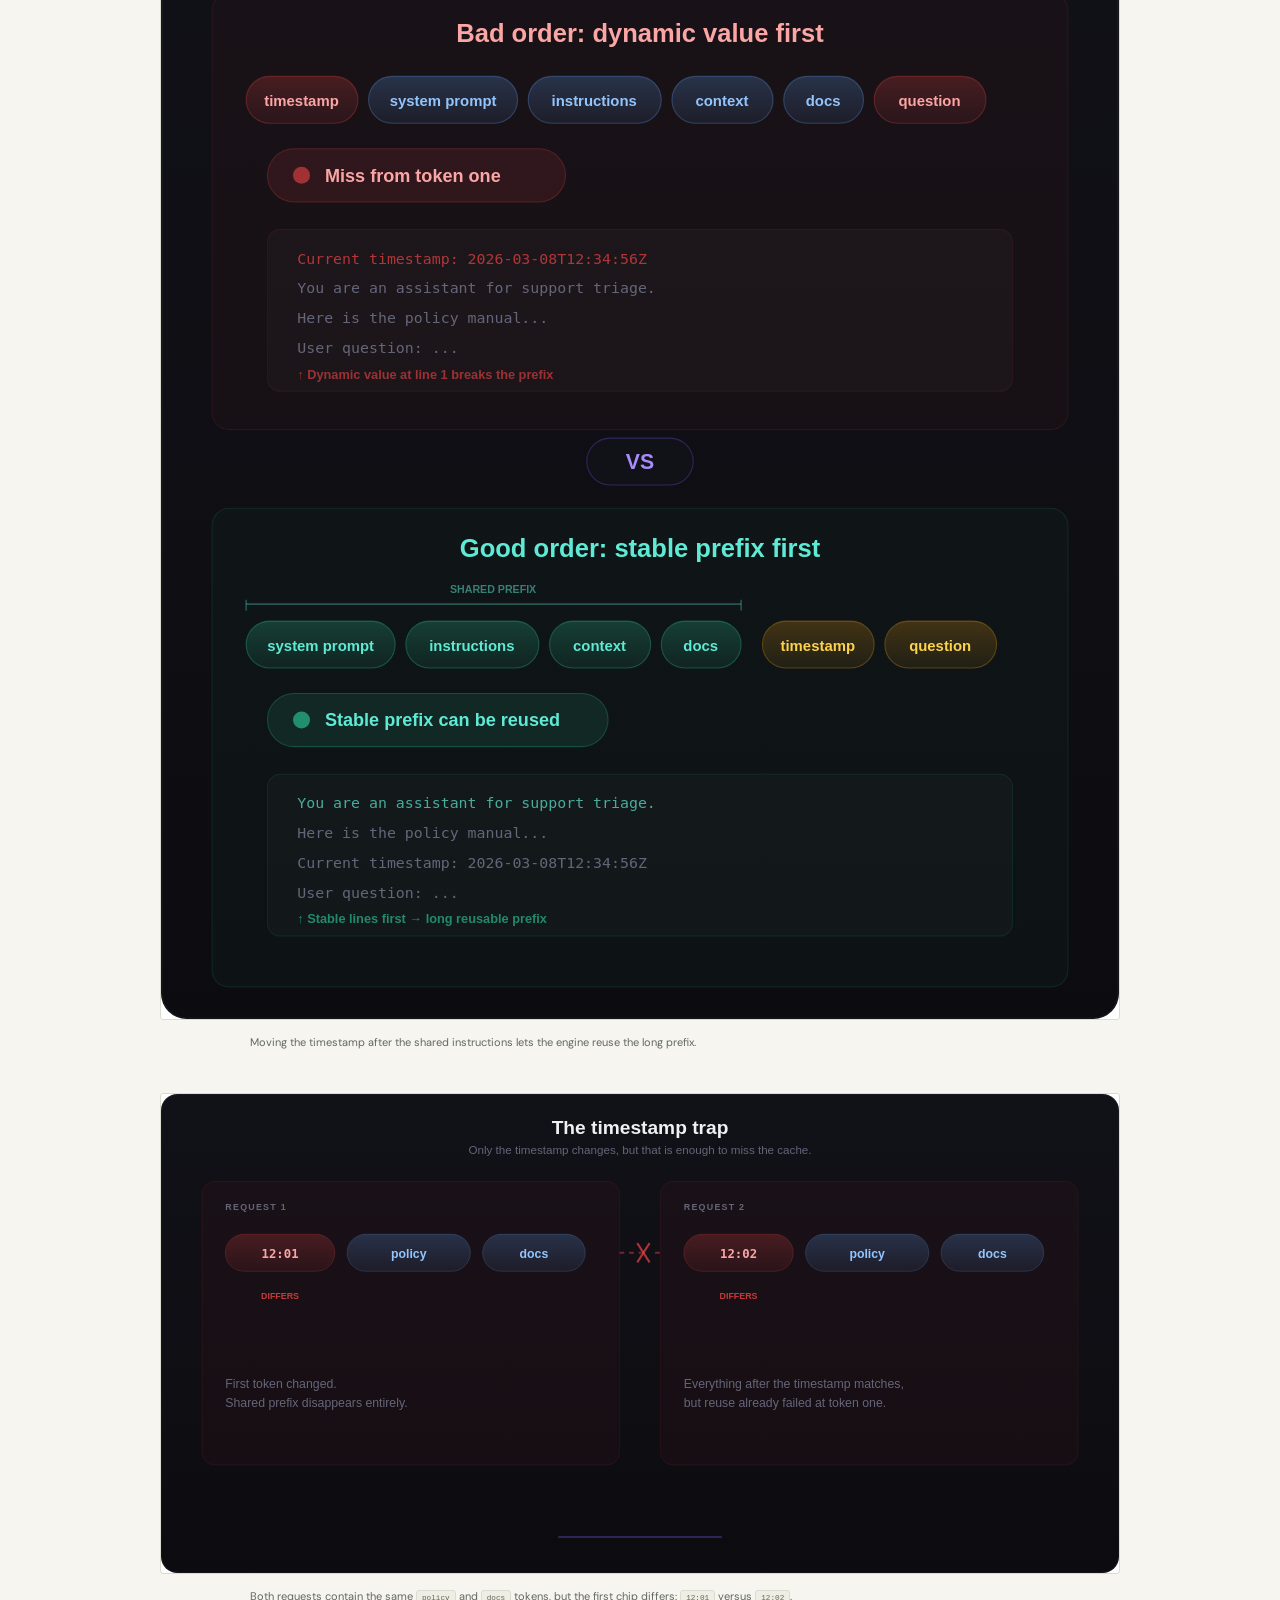
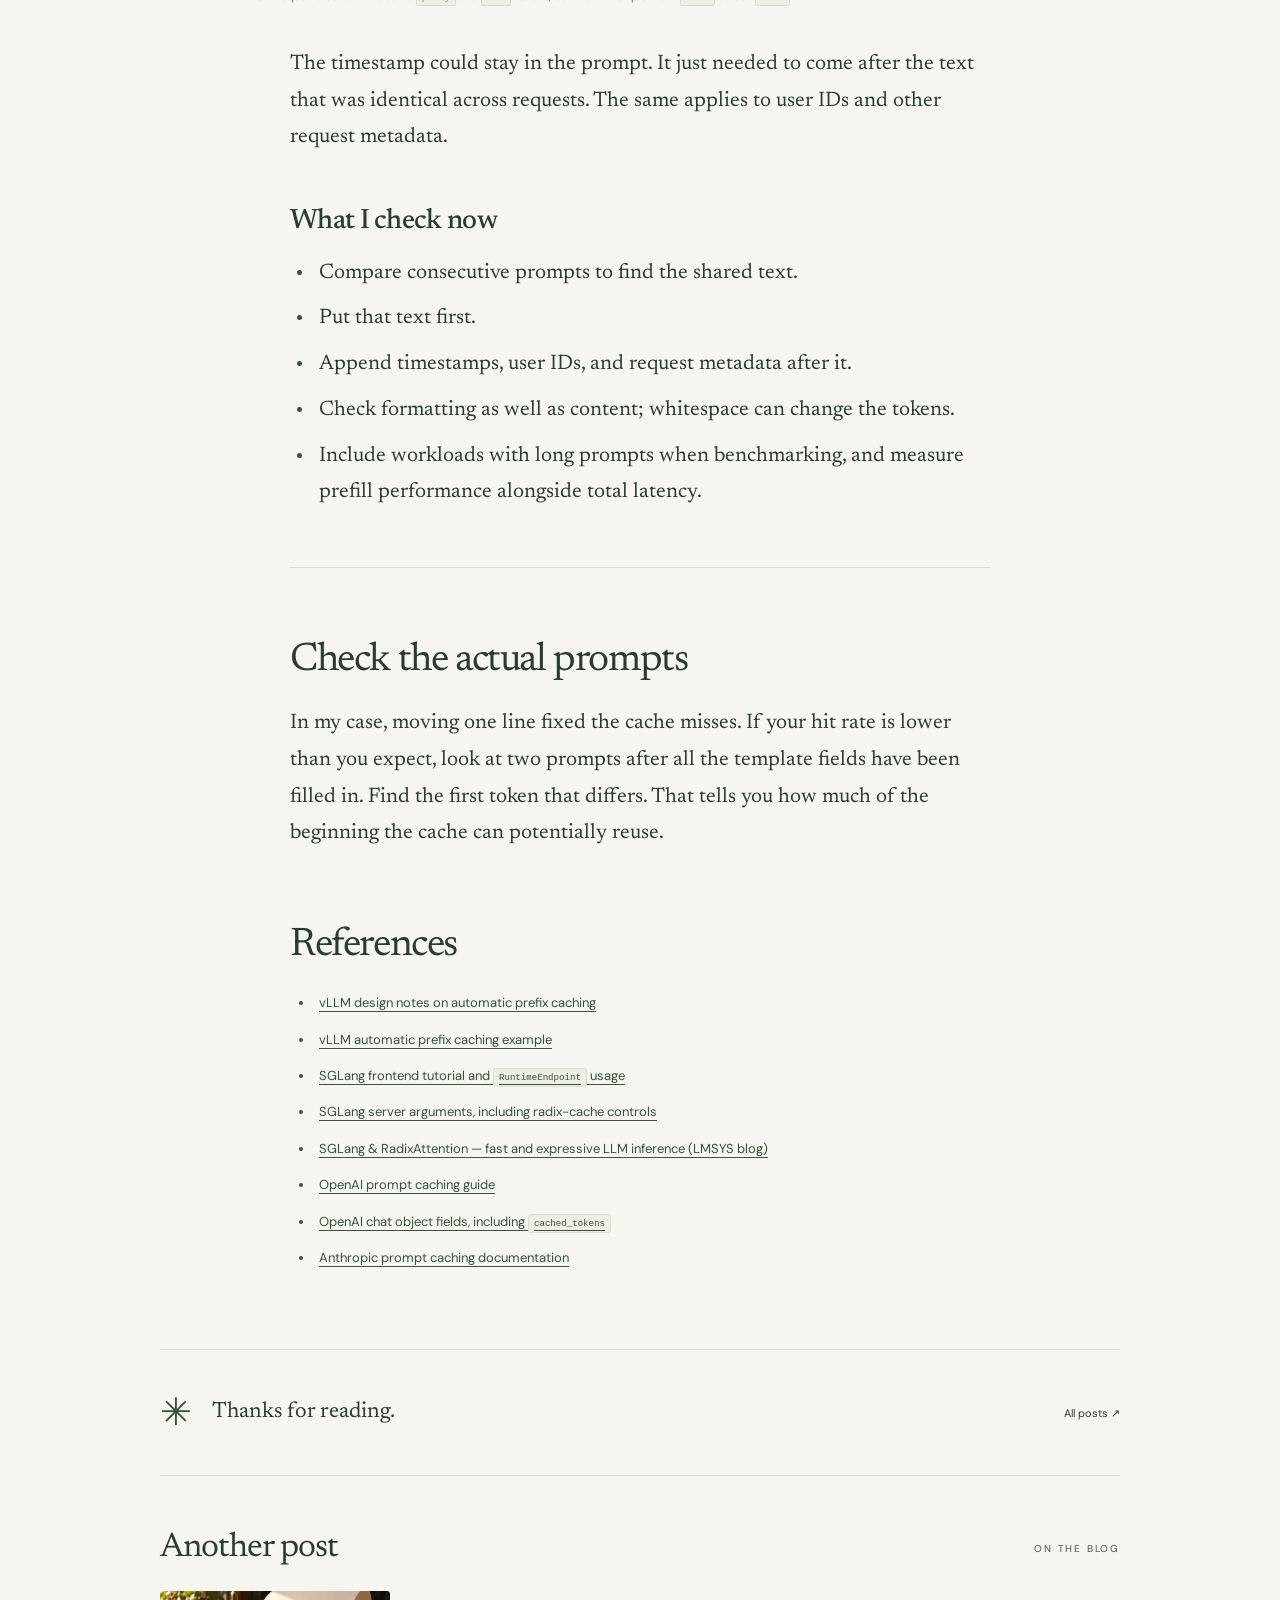
<file: posts/prefix-caching-llm-inference.html>
<!DOCTYPE html>
<html lang="en">
<head>
  <meta charset="UTF-8">
  <meta name="viewport" content="width=device-width, initial-scale=1.0">
  <title>How prefix caching works (and how I broke it) — Nitin's blog</title>
  <meta name="description" content="A timestamp at the start of my prompt stopped a 6,000-token prefix from being reused. What went wrong, how I fixed it, and how four inference systems handle caching.">

  <meta property="og:image" content="https://nitingururajk.github.io/assets/images/prefix-cache-cover.webp">
  <meta property="og:image:type" content="image/webp">
  <meta property="og:image:width" content="1536">
  <meta property="og:image:height" content="1024">
  <meta property="og:image:alt" content="Two paper strips with the same green ink impressions beside a printing roller.">
  <meta name="twitter:card" content="summary_large_image">
  <link rel="canonical" href="https://nitingururajk.github.io/posts/prefix-caching-llm-inference.html">
  <meta property="og:title" content="How prefix caching works (and how I broke it) — Nitin's blog">
  <meta property="og:description" content="A timestamp at the start of my prompt stopped a 6,000-token prefix from being reused. What went wrong, how I fixed it, and how four inference systems handle caching.">
  <meta property="og:type" content="article">
  <meta property="og:url" content="https://nitingururajk.github.io/posts/prefix-caching-llm-inference.html">
  <link rel="icon" href="../assets/images/identity/nitin-favicon-light.png" type="image/png" sizes="64x64" data-logo-light="../assets/images/identity/nitin-favicon-light.png" data-logo-dark="../assets/images/identity/nitin-favicon-dark.png">
  <link rel="preload" href="../assets/fonts/newsreader-latin.woff2" as="font" type="font/woff2" crossorigin>
  <meta name="color-scheme" content="light dark">
  <script src="../assets/js/theme.js"></script>
  <link rel="stylesheet" href="../assets/css/style.css">
  <link rel="stylesheet" href="../assets/css/post.css">
</head>
<body class="article-page">
  <a class="skip-link" href="#main-content">Skip to article</a>
  <div class="reading-progress" id="reading-progress" aria-hidden="true"></div>
  <nav class="nav" id="nav" aria-label="Main navigation">
    <div class="nav-inner container">
      <div class="brand"><a href="../" class="nav-logo" aria-label="Nitin's blog, home"><span class="brand-symbol" aria-hidden="true"><img class="logo-for-light" src="../assets/images/identity/nitin-logo-light.png" alt="" width="512" height="512"><img class="logo-for-dark" src="../assets/images/identity/nitin-logo-dark.png" alt="" width="512" height="512"></span><span>nitin<span class="accent">.</span></span></a><span class="nav-caption">Nitin's blog</span></div>
      <div class="nav-links">
        <a href="../#posts" class="nav-link">Posts</a>
        <a href="../tokenflow-lab/" class="nav-link">Lab</a>
        <a href="../#about" class="nav-link">About</a>
        <a href="https://github.com/nitingururajk" class="nav-link nav-github" target="_blank" rel="noopener noreferrer">GitHub <span aria-hidden="true">↗</span></a>
        <button class="theme-toggle" id="theme-toggle" type="button" hidden aria-label="Switch to dark mode" aria-pressed="false">
          <svg class="icon-sun" xmlns="http://www.w3.org/2000/svg" width="19" height="19" viewBox="0 0 24 24" fill="none" stroke="currentColor" stroke-width="1.5" stroke-linecap="round" stroke-linejoin="round" aria-hidden="true"><circle cx="12" cy="12" r="4"/><path d="M12 2v2m0 16v2M2 12h2m16 0h2M4.93 4.93l1.42 1.42m11.3 11.3 1.42 1.42M4.93 19.07l1.42-1.42m11.3-11.3 1.42-1.42"/></svg>
          <svg class="icon-moon" xmlns="http://www.w3.org/2000/svg" width="19" height="19" viewBox="0 0 24 24" fill="none" stroke="currentColor" stroke-width="1.5" stroke-linecap="round" stroke-linejoin="round" aria-hidden="true"><path d="M21 12.79A9 9 0 1 1 11.21 3 7 7 0 0 0 21 12.79z"/></svg>
        </button>
      </div>
    </div>
  </nav>

  <main id="main-content" tabindex="-1">
  <article class="post">
    <header class="post-header container">
      <div class="post-header-top">
        <a href="../#posts" class="back-link"><span aria-hidden="true">←</span> All posts</a>
        <span class="article-number">POST / 01</span>
      </div>
      <div class="post-heading">
        <span class="post-tag">LLM Systems</span>
        <h1 class="post-hero-title">How prefix caching works <em>(and how I broke it)</em></h1>
        <p class="post-subtitle">I put a timestamp before 6,000 tokens of shared context. That was enough to lose the cache hits.</p>
        <div class="post-meta-bar">
          <span class="post-author"><span class="author-initial" aria-hidden="true">N</span> By Nitin</span>
          <time datetime="2026-03-08">March 8, 2026</time>
          <span>9 min read</span>
        </div>
      </div>
      <figure class="post-cover">
        <img src="../assets/images/prefix-cache-cover.webp" alt="Two paper strips with the same green ink impressions beside a printing roller." width="1536" height="1024" fetchpriority="high">
        <figcaption><span>Prefix caching in LLM inference</span><span aria-hidden="true">01</span></figcaption>
      </figure>
    </header>

    <div class="post-body container">
      <p class="post-lead">
        I had a workload with a long system prompt and a short question at the end. Most of the prompt stayed the same between requests, so I expected prefix caching to save a lot of prefill work. It wasn't working as well as it should have. My prompt builder was adding a fresh timestamp before all that shared text.
      </p>

      <nav class="toc" aria-labelledby="toc-title">
        <div class="toc-title" id="toc-title">In this article</div>
        <ol class="toc-list">
          <li><a href="#what-is-prefix-caching">What is prefix caching?</a></li>
          <li>
            <a href="#how-different-systems-implement-it">How different systems implement it</a>
            <ul class="toc-sublist">
              <li><a href="#vllm">vLLM</a></li>
              <li><a href="#sglang-radixattention">SGLang (RadixAttention)</a></li>
              <li><a href="#openai-api">OpenAI API</a></li>
              <li><a href="#anthropic-api">Anthropic API</a></li>
              <li><a href="#use-it-well-everywhere">How to order the prompt</a></li>
            </ul>
          </li>
          <li>
            <a href="#common-mistakes-i-made">The timestamp bug</a>
            <ul class="toc-sublist">
              <li><a href="#why-this-is-so-easy-to-miss">Why I missed it</a></li>
              <li><a href="#what-it-cost-me">The slowdown and the fix</a></li>
              <li><a href="#practical-checklist">What I check now</a></li>
            </ul>
          </li>
          <li><a href="#conclusion">Check the actual prompts</a></li>
          <li><a href="#references">References</a></li>
        </ol>
      </nav>

      <div class="callout callout-note">
        <strong>Check the beginning of your prompt.</strong> A timestamp, UUID, or other changing field near the top stops the cache from reusing the text after it. Put shared instructions and context first.
      </div>

      <h2 id="what-is-prefix-caching">1. What is prefix caching?</h2>
      <p>
        During prefill, the model processes the prompt tokens, typically in parallel, and writes their key/value tensors into the KV cache. When another request starts with the same tokens, the inference engine can reuse that cached state and skip the repeated computation.
      </p>
      <p>
        This helps when a large part of the prompt stays the same: a system prompt, instructions, retrieved documents, tool schemas, policy text, or a table. You can cache that shared beginning and process the new question at the end.
      </p>

      <figure class="external-figure">
        <img src="../assets/images/posts/prefix-caching-shared-prefix.svg" alt="Two prompt requests share the same system prompt, context docs, and few-shot examples, while only the final question changes. The shared prefix is marked as reusable work and the tail is marked as fresh work." loading="lazy">
        <figcaption>
          Both requests start with the same system prompt, documents, and examples. The final question is the only new part to process.
        </figcaption>
      </figure>

      <p>
        The tokens have to match exactly, in the same order. Rewording a sentence can break the match even when its meaning stays the same. Semantic caching, which matches by meaning, is a separate technique.
      </p>

      <figure class="external-figure">
        <img src="../assets/images/posts/kv-cache-sharing-patterns.jpg" alt="Four KV cache sharing patterns in LLM workloads: few-shot learning, self-consistency, multi-turn chat, and tree-of-thought." loading="lazy">
        <figcaption>
          Four ways requests can share a prefix: few-shot examples, multiple generations from one prompt, chat history, and tree-style search. Blue boxes are reusable prompt tokens, green boxes are new branches, and yellow boxes are outputs. (Source: <a href="https://lmsys.org/blog/2024-01-17-sglang/">LMSYS SGLang blog</a>)
        </figcaption>
      </figure>

      <h2 id="how-different-systems-implement-it">2. How different systems implement it</h2>

      <p>
        vLLM, SGLang, OpenAI, and Anthropic all support prefix caching. They differ in how they store the cache and what you need to configure.
      </p>

      <figure class="external-figure">
        <img src="../assets/images/posts/prefix-caching-blocks-overview.svg" alt="A four-block overview of prefix caching. The first three blocks are cached and reusable for stable prompt content, while the fourth block is live only for the request-specific tail." loading="lazy">
        <figcaption>
          Blocks 1–3 are already cached. Block 4 contains the new part of the prompt and needs new KV state.
        </figcaption>
      </figure>

      <figure class="external-figure">
        <img src="../assets/images/posts/radix-attention-tree.jpg" alt="RadixAttention tree operations showing how KV cache entries are stored, reused, and evicted across multiple requests in SGLang." loading="lazy">
        <figcaption>
          The radix tree changes as requests arrive and old entries are evicted. Blue nodes are reused prefixes, green nodes are new branches, and orange dashed nodes are evicted entries. (Source: <a href="https://lmsys.org/blog/2024-01-17-sglang/">LMSYS SGLang blog</a>)
        </figcaption>
      </figure>

      <figure class="external-figure">
        <img src="../assets/images/posts/vllm-prefix-caching-example.png" alt="vLLM prefix caching example showing block allocation, cache hits, and eviction across multiple requests." loading="lazy">
        <figcaption>
          The second request reuses block IDs 0 and 1 because their hashes match. vLLM allocates the new <code>A-J,kl</code> block separately. (Source: <a href="https://docs.vllm.ai/en/latest/design/v1/prefix_caching.html">vLLM documentation</a>)
        </figcaption>
      </figure>

      <h3 id="vllm">vLLM</h3>
      <p>
        vLLM's KV cache manager hashes each block using its tokens and the prefix before it. For a new request, it looks up those hashes and reuses matching blocks. Only full blocks can be reused; a partial block at the end has to fill up before it can be cached.
      </p>

      <p>
        In this example, both requests use the same instructions and table. Only the question changes:
      </p>

      <pre tabindex="0" aria-label="Code example"><code>from vllm import LLM, SamplingParams

llm = LLM(
    model="meta-llama/Meta-Llama-3.1-8B-Instruct",
    enable_prefix_caching=True,
)

sampling = SamplingParams(temperature=0, max_tokens=64)

common_prefix = """
You are a careful assistant.
Use the table below to answer the question.

| id | name | age |
|----|------|-----|
| 1  | Ava  | 29  |
| 2  | Ben  | 41  |
"""

prompt_a = common_prefix + "\nQuestion: What is Ava's age?"
prompt_b = common_prefix + "\nQuestion: What is Ben's age?"

# First request computes and caches the shared prefix.
llm.generate(prompt_a, sampling)

# Second request can reuse the cached prefix.
output_b = llm.generate(prompt_b, sampling)[0]
print(output_b.outputs[0].text)
</code></pre>

      <p>
        The second request can reuse any full blocks from the shared prefix. As of v0.11, vLLM uses <code>sha256</code> as its default block hash algorithm.
      </p>

      <h3 id="sglang-radixattention">SGLang (RadixAttention)</h3>
      <p>
        SGLang uses <em>RadixAttention</em> for prefix caching. It is enabled by default when serving, unless you pass <code>--disable-radix-cache</code> when starting the server.
      </p>
      <p>
        It can reuse a stable system prompt across chat turns, or shared documents across several questions. The example below uses the same system prompt for both calls.
      </p>

      <pre tabindex="0" aria-label="Code example"><code># Start the server separately:
# sglang serve \
#   --model-path meta-llama/Meta-Llama-3.1-8B-Instruct \
#   --port 30000

from sglang import (
    RuntimeEndpoint,
    assistant,
    function,
    gen,
    system,
    user,
)
from sglang.lang.api import set_default_backend

@function
def qa(s, question):
    s += system("You are a careful assistant.")
    s += user(question)
    s += assistant(gen("answer", max_tokens=64))

set_default_backend(RuntimeEndpoint("http://localhost:30000"))

# Both calls share the system prompt prefix automatically
qa.run(question="What is 2 + 2?")
qa.run(question="What is 3 + 5?")
</code></pre>

      <p>
        The runtime looks up the shared prefix in the radix tree, then computes the new part of each request.
      </p>

      <h3 id="openai-api">OpenAI API</h3>
      <p>
        OpenAI automatically caches prompts of 1024 tokens or more. Check <code>usage.prompt_tokens_details.cached_tokens</code> to see how many tokens were reused. The docs also recommend a consistent <code>prompt_cache_key</code> for matching requests to help route them to the same cache.
      </p>

      <pre tabindex="0" aria-label="Code example"><code>from openai import OpenAI

client = OpenAI()

shared_system = (
    "You are a legal analyst. "
    "Use the contract below to answer questions.\n\n"
    + contract_text
)

# Request 1
r1 = client.chat.completions.create(
    model="gpt-4.1",
    prompt_cache_key="contract-analysis-v1",
    messages=[
        {"role": "system", "content": shared_system},
        {"role": "user", "content": "What is the termination clause?"},
    ],
)

# Request 2 — same prefix, different question → cache hit
r2 = client.chat.completions.create(
    model="gpt-4.1",
    prompt_cache_key="contract-analysis-v1",
    messages=[
        {"role": "system", "content": shared_system},
        {"role": "user", "content": "What are the payment terms?"},
    ],
)

# Check cache stats
print(r2.usage.prompt_tokens_details.cached_tokens)
</code></pre>

      <p>
        With the default in-memory policy, cached prefixes generally last for 5 to 10 minutes of inactivity, up to a maximum of one hour. Supported models also accept <code>prompt_cache_retention</code> for 24-hour retention.
      </p>

      <h3 id="anthropic-api">Anthropic API</h3>
      <p>
        Anthropic supports automatic and explicit caching. For automatic caching, add <code>cache_control</code> at the top level of the request. The cache breakpoint starts at the last cacheable block and moves forward as the conversation grows. You can also set up to four breakpoints yourself.
      </p>

      <pre tabindex="0" aria-label="Code example"><code>import anthropic

client = anthropic.Anthropic()

r1 = client.messages.create(
    model="claude-sonnet-4-5",
    max_tokens=1024,
    cache_control={"type": "ephemeral"},
    system=(
        "You are a legal analyst. "
        "Use the contract below...\n\n"
        + contract_text
    ),
    messages=[
        {"role": "user", "content": "What is the termination clause?"},
    ],
)

r2 = client.messages.create(
    model="claude-sonnet-4-5",
    max_tokens=1024,
    cache_control={"type": "ephemeral"},
    system=(
        "You are a legal analyst. "
        "Use the contract below...\n\n"
        + contract_text
    ),
    messages=[
        {"role": "user", "content": "What are the payment terms?"},
    ],
)

# Cache stats in the second response
print(r2.usage.cache_read_input_tokens)
print(r2.usage.cache_creation_input_tokens)
</code></pre>

      <p>
        A 5-minute cache write costs 1.25× the base input rate. A 1-hour write costs 2×, and a cache read costs 0.1×. The default minimum TTL is 5 minutes and refreshes on use. The minimum cacheable length depends on the model: 1024, 2048, or 4096 tokens.
      </p>

      <h3 id="use-it-well-everywhere">How to order the prompt</h3>
      <ul class="checklist">
        <li>Keep the system prompt stable across requests.</li>
        <li>Place large shared context before request-specific details.</li>
        <li>Put changing fields near the end.</li>
        <li>Keep formatting identical so the tokens match too.</li>
      </ul>

      <h2 id="common-mistakes-i-made">3. The timestamp bug</h2>
      <p>
        I put the current time at the very start of my prompt, before the instructions and context.
      </p>
      <p>
        Each request started with something like “Current timestamp: 2026-03-08T12:34:56Z”. A few opening tokens still matched, but the changing timestamp broke the prefix before the engine reached the long shared section.
      </p>
      <h3 id="why-this-is-so-easy-to-miss">Why I missed it</h3>
      <p>
        The responses were still correct. The problem showed up in latency, which didn't give me much to go on. A self-hosted model can slow down for plenty of reasons: VRAM pressure, longer prompts, queueing, batching, network delay, or other serving bottlenecks.
      </p>
      <p>
        A timestamp at the top also looks reasonable when you're reading the prompt. It's context for the model. But if the first token changes, the cache can't reuse the next 4,000 tokens as a prefix, even if they're identical. You have to compare what the prompt builder actually sends across requests to see the problem.
      </p>

      <h3 id="what-it-cost-me">The slowdown and the fix</h3>
      <p>
        My system prompt was around 6,000 tokens of instructions, examples, and context, followed by a short user query. The <strong>prefill rate</strong>, the speed at which the engine processes input before generating the first output token, was at least 1.5&times; worse than I expected. Most of those 6,000 tokens should have been reusable after the first request.
      </p>
      <p>
        It took me a while to trace it to my prompt builder. It generated a fresh ISO 8601 timestamp on every call and inserted it at the top. That left nearly the whole system prompt to be recomputed each time. I moved the timestamp after the stable prefix, and the cache hits returned immediately. Prefill throughput recovered, time to first token (TTFT) dropped, and GPU utilization during prefill went down noticeably.
      </p>
      <p>
        If you see a similar slowdown, compare the first few tokens across requests. Prompt construction is one possible cause; cache eviction, routing, and serving configuration are also worth checking.
      </p>
      <figure class="external-figure">
        <img src="../assets/images/posts/prefix-caching-good-vs-bad.svg" alt="Top-versus-bottom comparison of bad and good prompt ordering. The top layout places a timestamp first and causes a cache miss; the bottom layout keeps the stable system prompt and context first so the prefix can be reused." loading="lazy">
        <figcaption>
          Moving the timestamp after the shared instructions lets the engine reuse the long prefix.
        </figcaption>
      </figure>

      <figure class="external-figure">
        <img src="../assets/images/posts/prefix-caching-timestamp-trap.svg" alt="Two requests differ only in the first timestamp token, followed by the same policy and docs tokens. The figure highlights that different first tokens mean no shared prefix and no cache reuse." loading="lazy">
        <figcaption>
          Both requests contain the same <code>policy</code> and <code>docs</code> tokens, but the first chip differs: <code>12:01</code> versus <code>12:02</code>.
        </figcaption>
      </figure>

      <p>
        The timestamp could stay in the prompt. It just needed to come after the text that was identical across requests. The same applies to user IDs and other request metadata.
      </p>

      <h3 id="practical-checklist">What I check now</h3>
      <ul class="checklist">
        <li>Compare consecutive prompts to find the shared text.</li>
        <li>Put that text first.</li>
        <li>Append timestamps, user IDs, and request metadata after it.</li>
        <li>Check formatting as well as content; whitespace can change the tokens.</li>
        <li>Include workloads with long prompts when benchmarking, and measure prefill performance alongside total latency.</li>
      </ul>

      <hr>

      <h2 id="conclusion">Check the actual prompts</h2>
      <p>
        In my case, moving one line fixed the cache misses. If your hit rate is lower than you expect, look at two prompts after all the template fields have been filled in. Find the first token that differs. That tells you how much of the beginning the cache can potentially reuse.
      </p>

      <h2 id="references">References</h2>
      <ul class="references-list">
        <li><a href="https://docs.vllm.ai/en/latest/design/v1/prefix_caching.html">vLLM design notes on automatic prefix caching</a></li>
        <li><a href="https://docs.vllm.ai/en/latest/examples/offline_inference/automatic_prefix_caching.html">vLLM automatic prefix caching example</a></li>
        <li><a href="https://docs.sglang.ai/references/frontend/frontend_tutorial.html">SGLang frontend tutorial and <code>RuntimeEndpoint</code> usage</a></li>
        <li><a href="https://docs.sglang.ai/references/server_arguments.html">SGLang server arguments, including radix-cache controls</a></li>
        <li><a href="https://lmsys.org/blog/2024-01-17-sglang/">SGLang &amp; RadixAttention — fast and expressive LLM inference (LMSYS blog)</a></li>
        <li><a href="https://platform.openai.com/docs/guides/prompt-caching">OpenAI prompt caching guide</a></li>
        <li><a href="https://platform.openai.com/docs/api-reference/chat/object">OpenAI chat object fields, including <code>cached_tokens</code></a></li>
        <li><a href="https://platform.claude.com/docs/en/docs/build-with-claude/prompt-caching">Anthropic prompt caching documentation</a></li>
      </ul>


    </div>
  </article>

    <aside class="post-continuation container" aria-labelledby="continue-title">
      <div class="post-endnote"><span aria-hidden="true">✳</span><p>Thanks for reading.</p><a href="../#posts">All posts <span aria-hidden="true">↗</span></a></div>
      <div class="continue-heading"><h2 id="continue-title">Another post</h2><span class="eyebrow">On the blog</span></div>
      <a class="continue-card" href="tokenflow-lab-llm-streaming-simulator.html">
        <img src="../assets/images/tokenflow-cover.webp" alt="A green typewriter with blank paper curling across a wooden desk." width="1536" height="1024" loading="lazy">
        <div class="continue-copy"><span class="eyebrow">LLM Tools · 3 min read</span><h3>TokenFlow Lab: an LLM streaming simulator</h3><p>A browser tool I built to compare token rates, tokenizers, and streaming modes.</p></div>
        <span class="continue-arrow" aria-hidden="true">↗</span>
      </a>
    </aside>
  </main>

  <footer class="footer">
    <div class="container footer-inner">
      <a class="footer-logo" href="../"><span class="brand-symbol" aria-hidden="true"><img class="logo-for-light" src="../assets/images/identity/nitin-logo-light.png" alt="" width="512" height="512"><img class="logo-for-dark" src="../assets/images/identity/nitin-logo-dark.png" alt="" width="512" height="512"></span><span>nitin.</span></a>
      <p>&copy; <span id="year">2026</span> Nitin.</p>
      <a href="#main-content" class="back-to-top">Back to top <span aria-hidden="true">↑</span></a>
    </div>
  </footer>
  <script src="../assets/js/main.js"></script>
</body>
</html>
</file>
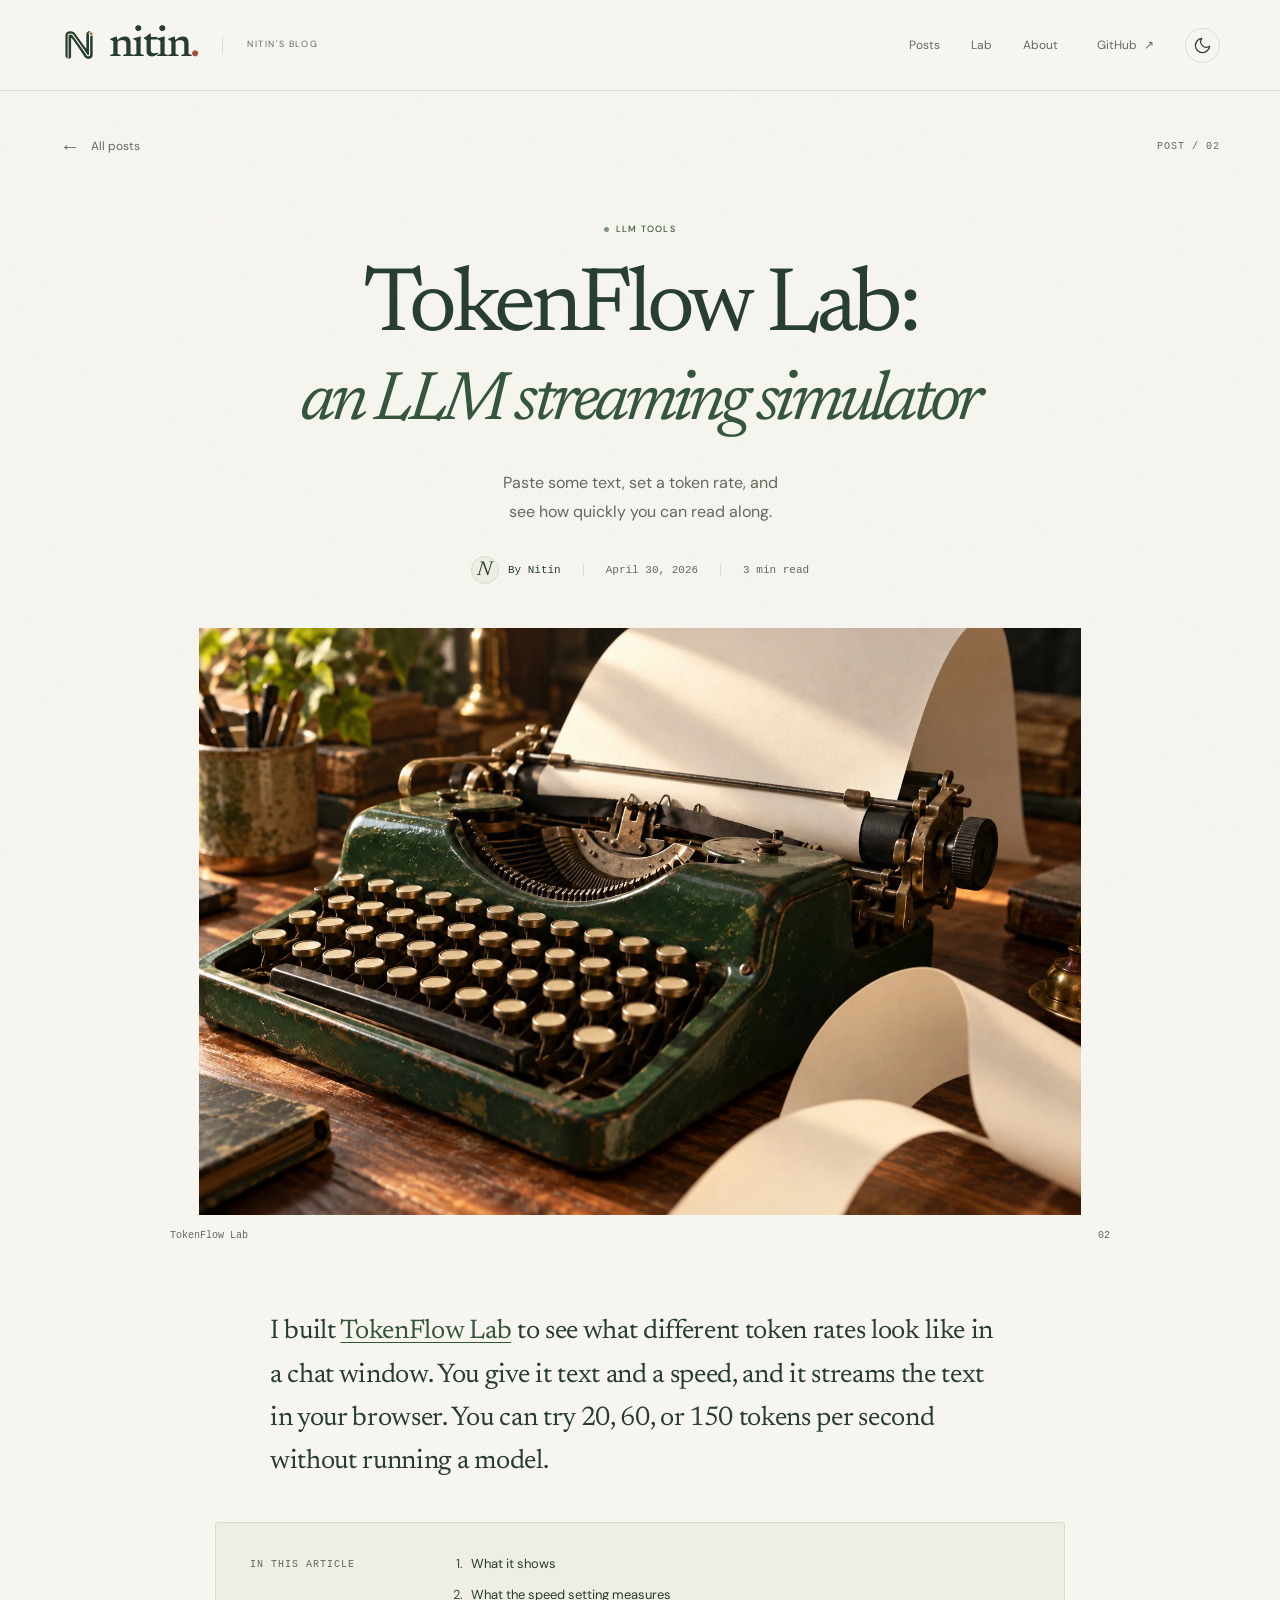
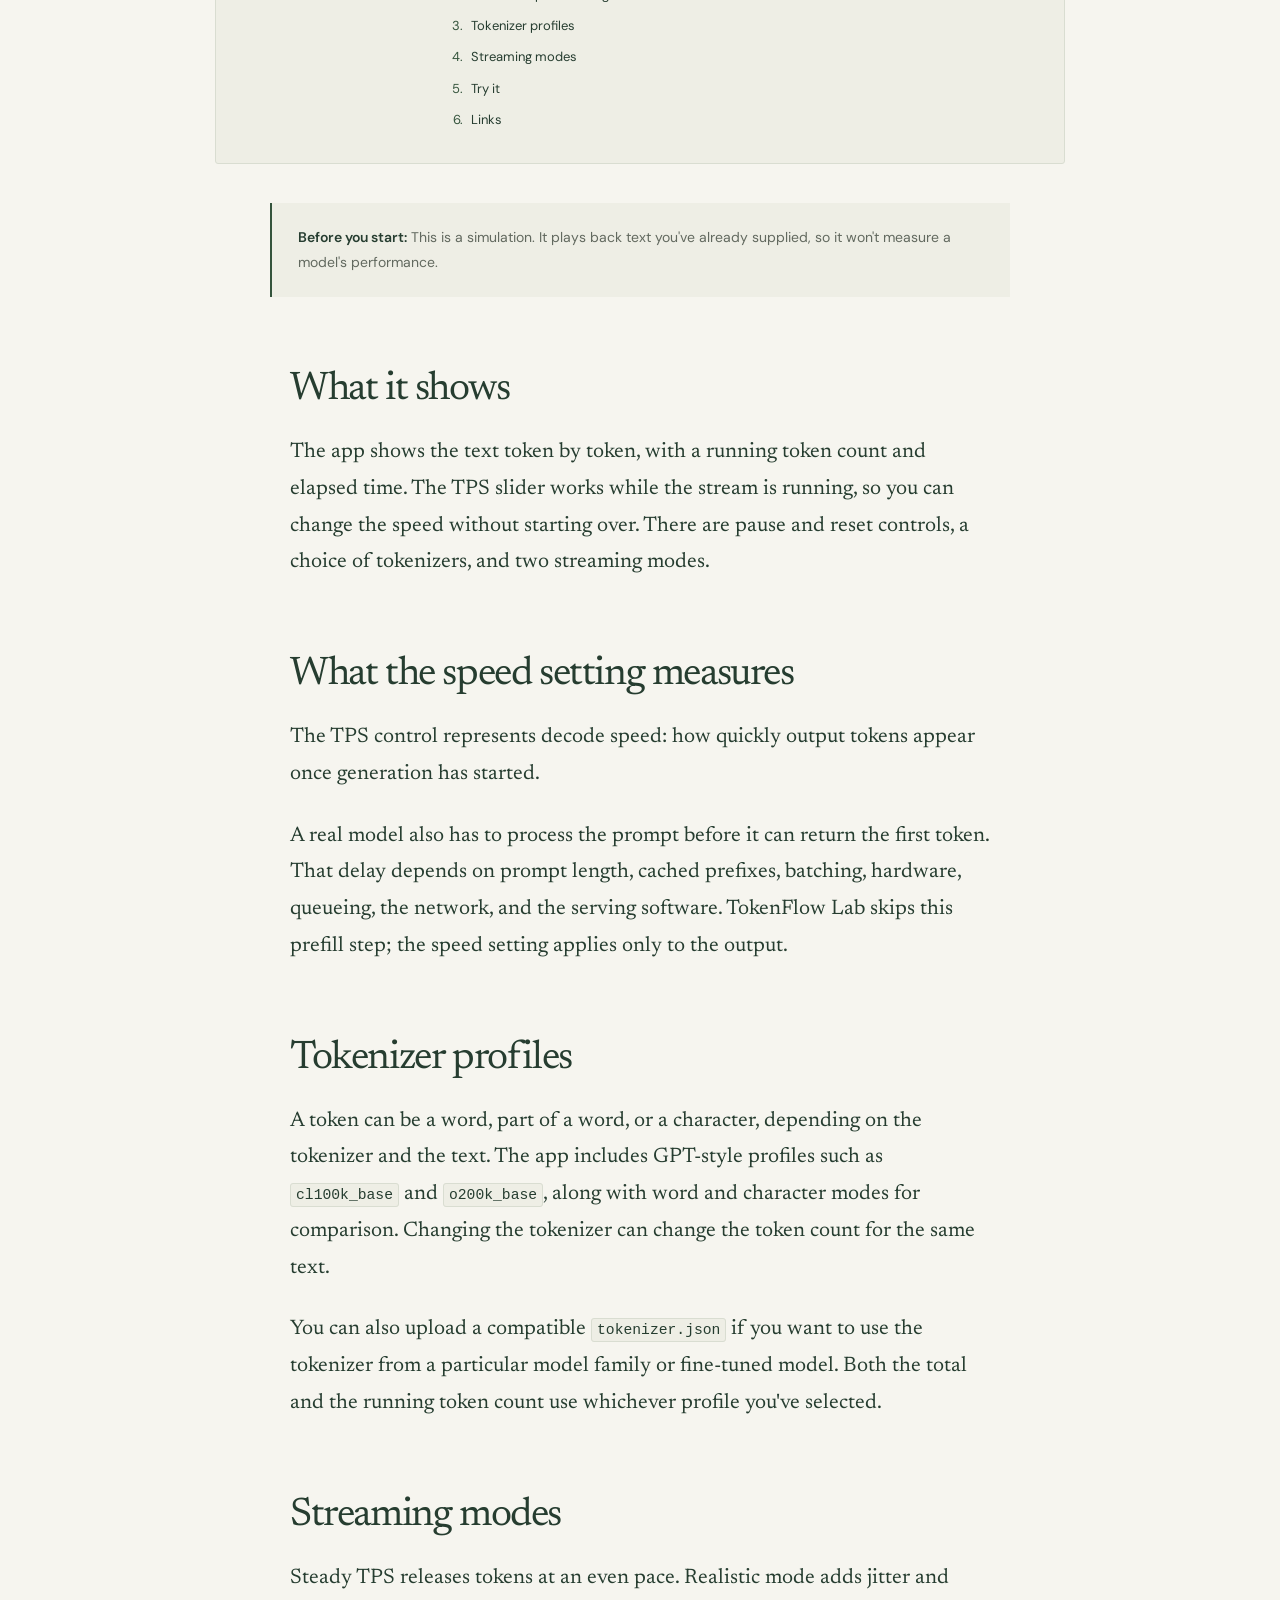
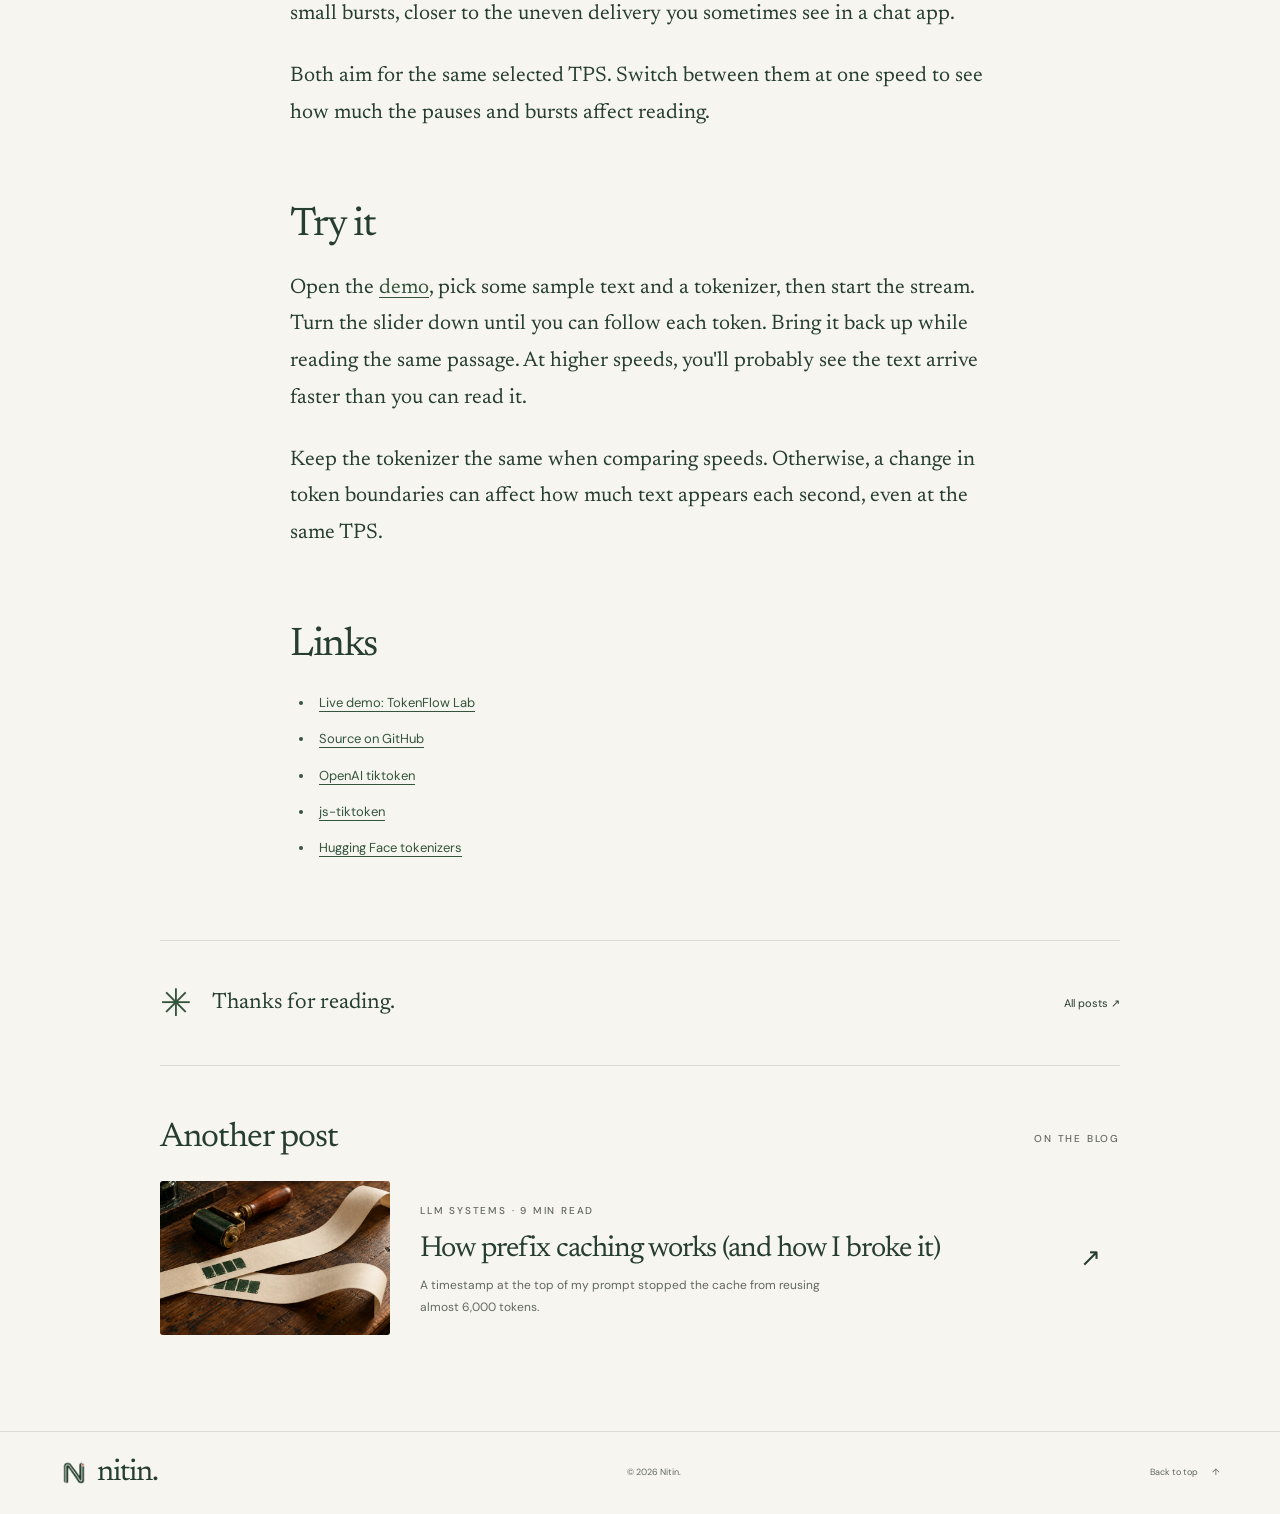
<file: posts/tokenflow-lab-llm-streaming-simulator.html>
<!DOCTYPE html>
<html lang="en">
<head>
  <meta charset="UTF-8">
  <meta name="viewport" content="width=device-width, initial-scale=1.0">
  <title>TokenFlow Lab: an LLM streaming simulator — Nitin's blog</title>
  <meta name="description" content="I built a browser tool that streams text at a chosen token rate. Here's how its tokenizers, speed control, and streaming modes work.">

  <meta property="og:image" content="https://nitingururajk.github.io/assets/images/tokenflow-cover.webp">
  <meta property="og:image:type" content="image/webp">
  <meta property="og:image:width" content="1536">
  <meta property="og:image:height" content="1024">
  <meta property="og:image:alt" content="A green typewriter with blank paper curling across a wooden desk.">
  <meta name="twitter:card" content="summary_large_image">
  <link rel="canonical" href="https://nitingururajk.github.io/posts/tokenflow-lab-llm-streaming-simulator.html">
  <meta property="og:title" content="TokenFlow Lab: an LLM streaming simulator — Nitin's blog">
  <meta property="og:description" content="I built a browser tool that streams text at a chosen token rate. Here's how its tokenizers, speed control, and streaming modes work.">
  <meta property="og:type" content="article">
  <meta property="og:url" content="https://nitingururajk.github.io/posts/tokenflow-lab-llm-streaming-simulator.html">
  <link rel="icon" href="../assets/images/identity/nitin-favicon-light.png" type="image/png" sizes="64x64" data-logo-light="../assets/images/identity/nitin-favicon-light.png" data-logo-dark="../assets/images/identity/nitin-favicon-dark.png">
  <link rel="preload" href="../assets/fonts/newsreader-latin.woff2" as="font" type="font/woff2" crossorigin>
  <meta name="color-scheme" content="light dark">
  <script src="../assets/js/theme.js"></script>
  <link rel="stylesheet" href="../assets/css/style.css">
  <link rel="stylesheet" href="../assets/css/post.css">
</head>
<body class="article-page">
  <a class="skip-link" href="#main-content">Skip to article</a>
  <div class="reading-progress" id="reading-progress" aria-hidden="true"></div>
  <nav class="nav" id="nav" aria-label="Main navigation">
    <div class="nav-inner container">
      <div class="brand"><a href="../" class="nav-logo" aria-label="Nitin's blog, home"><span class="brand-symbol" aria-hidden="true"><img class="logo-for-light" src="../assets/images/identity/nitin-logo-light.png" alt="" width="512" height="512"><img class="logo-for-dark" src="../assets/images/identity/nitin-logo-dark.png" alt="" width="512" height="512"></span><span>nitin<span class="accent">.</span></span></a><span class="nav-caption">Nitin's blog</span></div>
      <div class="nav-links">
        <a href="../#posts" class="nav-link">Posts</a>
        <a href="../tokenflow-lab/" class="nav-link">Lab</a>
        <a href="../#about" class="nav-link">About</a>
        <a href="https://github.com/nitingururajk" class="nav-link nav-github" target="_blank" rel="noopener noreferrer">GitHub <span aria-hidden="true">↗</span></a>
        <button class="theme-toggle" id="theme-toggle" type="button" hidden aria-label="Switch to dark mode" aria-pressed="false">
          <svg class="icon-sun" xmlns="http://www.w3.org/2000/svg" width="19" height="19" viewBox="0 0 24 24" fill="none" stroke="currentColor" stroke-width="1.5" stroke-linecap="round" stroke-linejoin="round" aria-hidden="true"><circle cx="12" cy="12" r="4"/><path d="M12 2v2m0 16v2M2 12h2m16 0h2M4.93 4.93l1.42 1.42m11.3 11.3 1.42 1.42M4.93 19.07l1.42-1.42m11.3-11.3 1.42-1.42"/></svg>
          <svg class="icon-moon" xmlns="http://www.w3.org/2000/svg" width="19" height="19" viewBox="0 0 24 24" fill="none" stroke="currentColor" stroke-width="1.5" stroke-linecap="round" stroke-linejoin="round" aria-hidden="true"><path d="M21 12.79A9 9 0 1 1 11.21 3 7 7 0 0 0 21 12.79z"/></svg>
        </button>
      </div>
    </div>
  </nav>

  <main id="main-content" tabindex="-1">
  <article class="post">
    <header class="post-header container">
      <div class="post-header-top">
        <a href="../#posts" class="back-link"><span aria-hidden="true">←</span> All posts</a>
        <span class="article-number">POST / 02</span>
      </div>
      <div class="post-heading">
        <span class="post-tag">LLM Tools</span>
        <h1 class="post-hero-title title-tokenflow"><span class="title-name">TokenFlow Lab:</span> <em>an LLM streaming simulator</em></h1>
        <p class="post-subtitle">Paste some text, set a token rate, and see how quickly you can read along.</p>
        <div class="post-meta-bar">
          <span class="post-author"><span class="author-initial" aria-hidden="true">N</span> By Nitin</span>
          <time datetime="2026-04-30">April 30, 2026</time>
          <span>3 min read</span>
        </div>
      </div>
      <figure class="post-cover">
        <img src="../assets/images/tokenflow-cover.webp" alt="A green typewriter with blank paper curling across a wooden desk." width="1536" height="1024" fetchpriority="high">
        <figcaption><span>TokenFlow Lab</span><span aria-hidden="true">02</span></figcaption>
      </figure>
    </header>

    <div class="post-body container">
      <p class="post-lead">
        I built <a href="../tokenflow-lab/">TokenFlow Lab</a> to see what different token rates look like in a chat window. You give it text and a speed, and it streams the text in your browser. You can try 20, 60, or 150 tokens per second without running a model.
      </p>

      <nav class="toc" aria-labelledby="toc-title">
        <div class="toc-title" id="toc-title">In this article</div>
        <ol class="toc-list">
          <li><a href="#what-it-shows">What it shows</a></li>
          <li><a href="#decode-speed">What the speed setting measures</a></li>
          <li><a href="#tokenizers">Tokenizer profiles</a></li>
          <li><a href="#streaming-modes">Streaming modes</a></li>
          <li><a href="#how-to-read-it">Try it</a></li>
          <li><a href="#links">Links</a></li>
        </ol>
      </nav>

      <div class="callout callout-note">
        <strong>Before you start:</strong> This is a simulation. It plays back text you've already supplied, so it won't measure a model's performance.
      </div>

      <h2 id="what-it-shows">What it shows</h2>
      <p>
        The app shows the text token by token, with a running token count and elapsed time. The TPS slider works while the stream is running, so you can change the speed without starting over. There are pause and reset controls, a choice of tokenizers, and two streaming modes.
      </p>

      <h2 id="decode-speed">What the speed setting measures</h2>
      <p>
        The TPS control represents decode speed: how quickly output tokens appear once generation has started.
      </p>
      <p>
        A real model also has to process the prompt before it can return the first token. That delay depends on prompt length, cached prefixes, batching, hardware, queueing, the network, and the serving software. TokenFlow Lab skips this prefill step; the speed setting applies only to the output.
      </p>

      <h2 id="tokenizers">Tokenizer profiles</h2>
      <p>
        A token can be a word, part of a word, or a character, depending on the tokenizer and the text. The app includes GPT-style profiles such as <code>cl100k_base</code> and <code>o200k_base</code>, along with word and character modes for comparison. Changing the tokenizer can change the token count for the same text.
      </p>
      <p>
        You can also upload a compatible <code>tokenizer.json</code> if you want to use the tokenizer from a particular model family or fine-tuned model. Both the total and the running token count use whichever profile you've selected.
      </p>

      <h2 id="streaming-modes">Streaming modes</h2>
      <p>
        Steady TPS releases tokens at an even pace. Realistic mode adds jitter and small bursts, closer to the uneven delivery you sometimes see in a chat app.
      </p>
      <p>
        Both aim for the same selected TPS. Switch between them at one speed to see how much the pauses and bursts affect reading.
      </p>

      <h2 id="how-to-read-it">Try it</h2>
      <p>
        Open the <a href="../tokenflow-lab/">demo</a>, pick some sample text and a tokenizer, then start the stream. Turn the slider down until you can follow each token. Bring it back up while reading the same passage. At higher speeds, you'll probably see the text arrive faster than you can read it.
      </p>
      <p>
        Keep the tokenizer the same when comparing speeds. Otherwise, a change in token boundaries can affect how much text appears each second, even at the same TPS.
      </p>

      <h2 id="links">Links</h2>
      <ul class="references-list">
        <li><a href="../tokenflow-lab/">Live demo: TokenFlow Lab</a></li>
        <li><a href="https://github.com/nitingururajk/tokenflow-lab">Source on GitHub</a></li>
        <li><a href="https://github.com/openai/tiktoken">OpenAI tiktoken</a></li>
        <li><a href="https://github.com/dqbd/tiktoken">js-tiktoken</a></li>
        <li><a href="https://huggingface.co/docs/tokenizers/index">Hugging Face tokenizers</a></li>
      </ul>
    </div>
  </article>

    <aside class="post-continuation container" aria-labelledby="continue-title">
      <div class="post-endnote"><span aria-hidden="true">✳</span><p>Thanks for reading.</p><a href="../#posts">All posts <span aria-hidden="true">↗</span></a></div>
      <div class="continue-heading"><h2 id="continue-title">Another post</h2><span class="eyebrow">On the blog</span></div>
      <a class="continue-card" href="prefix-caching-llm-inference.html">
        <img src="../assets/images/prefix-cache-cover.webp" alt="Two paper strips with the same green ink impressions beside a printing roller." width="1536" height="1024" loading="lazy">
        <div class="continue-copy"><span class="eyebrow">LLM Systems · 9 min read</span><h3>How prefix caching works (and how I broke it)</h3><p>A timestamp at the top of my prompt stopped the cache from reusing almost 6,000 tokens.</p></div>
        <span class="continue-arrow" aria-hidden="true">↗</span>
      </a>
    </aside>
  </main>

  <footer class="footer">
    <div class="container footer-inner">
      <a class="footer-logo" href="../"><span class="brand-symbol" aria-hidden="true"><img class="logo-for-light" src="../assets/images/identity/nitin-logo-light.png" alt="" width="512" height="512"><img class="logo-for-dark" src="../assets/images/identity/nitin-logo-dark.png" alt="" width="512" height="512"></span><span>nitin.</span></a>
      <p>&copy; <span id="year">2026</span> Nitin.</p>
      <a href="#main-content" class="back-to-top">Back to top <span aria-hidden="true">↑</span></a>
    </div>
  </footer>
  <script src="../assets/js/main.js"></script>
</body>
</html>
</file>
<file: assets/css/style.css>
@font-face{font-family:'DM Sans';font-style:normal;font-weight:400 700;font-display:swap;src:url('../fonts/dm-sans-latin.woff2') format('woff2')}
@font-face{font-family:'Newsreader';font-style:normal;font-weight:400 600;font-display:swap;src:url('../fonts/newsreader-latin.woff2') format('woff2')}
@font-face{font-family:'Newsreader';font-style:italic;font-weight:400 500;font-display:swap;src:url('../fonts/newsreader-italic-latin.woff2') format('woff2')}
:root{
  color-scheme:light;
  --bg-primary:#f6f5ef;--bg-secondary:#eeeee5;--bg-tertiary:#e7ebdf;--bg-card:#fbfaf6;--bg-card-hover:#fffef9;
  --text-primary:#263d30;--text-secondary:#62695f;--text-tertiary:#62695f;
  --accent:#34543c;--accent-hover:#243c2b;--accent-subtle:#e5eadd;--border:#d9ddd1;--border-hover:#9aa58f;
  --rust:#a35034;--gold:#d1ad4f;--font-serif:'Newsreader',Georgia,serif;--font-sans:'DM Sans',Arial,sans-serif;--font-mono:Consolas,'Courier New',monospace;
  --radius-sm:4px;--radius-md:8px;--radius-lg:12px;--shadow-sm:0 2px 6px #273e3005;
  --ease-out:cubic-bezier(.2,.65,.3,1);--duration-normal:240ms;--duration-fast:160ms;
}
[data-theme='dark']{
  color-scheme:dark;
  --bg-primary:#18221c;--bg-secondary:#202c23;--bg-tertiary:#2c3a2e;--bg-card:#1d2921;--bg-card-hover:#26342a;
  --text-primary:#eeeede;--text-secondary:#b2bba9;--text-tertiary:#a4b09c;--accent:#c2d0ad;--accent-hover:#e3ead7;--accent-subtle:#2b3c2d;--border:#39483a;--border-hover:#70836a;--rust:#dfaa86;
}
*,*::before,*::after{box-sizing:border-box}
*{margin:0;padding:0}
html{scroll-behavior:smooth;scroll-padding-top:100px;-webkit-font-smoothing:antialiased}
body{background:var(--bg-primary);color:var(--text-primary);font-family:var(--font-sans);font-size:15px;line-height:1.7}
body::before{content:'';position:fixed;inset:0;background-image:url("data:image/svg+xml,%3Csvg viewBox='0 0 200 200' xmlns='http://www.w3.org/2000/svg'%3E%3Cfilter id='n'%3E%3CfeTurbulence type='fractalNoise' baseFrequency='.75' numOctaves='3' stitchTiles='stitch'/%3E%3C/filter%3E%3Cpath fill='%23888888' filter='url(%23n)' opacity='.3' d='M0 0h200v200H0z'/%3E%3C/svg%3E");opacity:.08;pointer-events:none;z-index:8}
a{color:inherit;text-decoration:none}
button{font:inherit;color:inherit;background:none;border:0;cursor:pointer}
img,svg{display:block;max-width:100%}
img{height:auto}
button,a,input{ -webkit-tap-highlight-color:transparent }
button:focus-visible,a:focus-visible,summary:focus-visible{outline:2px solid var(--rust);outline-offset:6px;border-radius:2px}
::selection{background:#d1ad4f66;color:var(--text-primary)}
[hidden]{display:none!important}
.container{width:calc(100% - 112px);max-width:1160px;margin-inline:auto}
.sr-only{position:absolute;width:1px;height:1px;padding:0;margin:-1px;overflow:hidden;clip:rect(0,0,0,0);white-space:nowrap;border:0}
.skip-link{position:fixed;z-index:200;top:10px;left:16px;padding:12px 20px;background:var(--text-primary);color:var(--bg-primary);transform:translateY(-160%)}
.skip-link:focus{transform:translateY(0)}
.nav{position:sticky;top:0;z-index:20;background:var(--bg-primary);border-bottom:1px solid var(--border)}
.nav-inner{height:90px;display:flex;align-items:center;justify-content:space-between;gap:24px}
.brand{display:flex;align-items:center;gap:24px}
.nav-logo{font-family:var(--font-serif);font-size:43px;letter-spacing:-2px;line-height:1;font-weight:500}
.accent{color:var(--rust)}
.nav-caption{font-size:9px;letter-spacing:1.6px;text-transform:uppercase;color:var(--text-secondary);padding-left:24px;border-left:1px solid var(--border)}
.nav-links{display:flex;align-items:center;gap:31px}
.nav-link{font-size:12px;position:relative;color:var(--text-secondary);white-space:nowrap}
.nav-link:hover,.nav-link.is-current{color:var(--text-primary)}
.nav-link::after{content:'';position:absolute;bottom:-8px;height:1px;left:0;right:100%;background:var(--accent);transition:right .2s}
.nav-link:hover::after,.nav-link.is-current::after{right:0}
.nav-github{margin-left:8px}
.nav-github span{display:inline-block;margin-left:4px}
.theme-toggle{display:grid;place-items:center;width:35px;height:35px;border:1px solid var(--border);border-radius:50%;transition:background .2s}
.theme-toggle:hover{background:var(--accent-subtle)}
.icon-sun{display:none}
[data-theme='dark'] .icon-sun{display:block}
[data-theme='dark'] .icon-moon{display:none}
.eyebrow{font-size:10px;font-weight:500;text-transform:uppercase;letter-spacing:1.8px;line-height:1.5;color:var(--text-secondary)}
.hero{display:grid;grid-template-columns:1.25fr 1fr;column-gap:12px;align-items:center;padding-top:57px;position:relative}
.hero-copy{padding:34px 0 60px;position:relative;z-index:1}
.hero-copy>.eyebrow{display:flex;align-items:center;gap:9px;margin-bottom:31px}
.status-dot{width:6px;height:6px;border-radius:50%;background:var(--rust)}
.hero h1{font-family:var(--font-serif);font-weight:400;font-size:clamp(56px,6.2vw,85px);letter-spacing:-2.8px;line-height:1.055}
.hero h1 em{font-weight:400;white-space:nowrap}
.hero-description{max-width:397px;font-size:15px;line-height:1.85;color:var(--text-secondary);margin-top:25px}
.text-link{font-size:12px;font-weight:600;display:inline-flex;align-items:center;gap:22px;line-height:1.5;padding-block:7px;position:relative}
.text-link::after{content:'';position:absolute;bottom:0;height:1px;background:currentColor;left:0;right:0;opacity:.4;transition:opacity .2s}
.text-link:hover::after{opacity:1}
.text-link>span{font-size:19px;line-height:1;transition:transform .2s}
.text-link:hover>span{transform:translate(2px,-2px)}
.hero-link{margin-top:24px}
.hero-art{margin:0 0 35px 35px;position:relative;align-self:center;transform:rotate(3deg);padding:10px;background:var(--bg-card);border:1px solid var(--border);box-shadow:0 12px 30px #273e3010}
.hero-art img{width:100%;aspect-ratio:1.3;max-height:398px;object-fit:cover;animation:art-entrance .9s var(--ease-out) both}
.hero-art figcaption{font-size:10px;letter-spacing:.25px;color:var(--text-secondary);display:flex;justify-content:center;gap:14px;margin-top:-12px}
.hero-art figcaption span{font-family:var(--font-mono);font-size:9px;opacity:.7}
[data-theme='dark'] .hero-art img{filter:none}
.hero-footnote{grid-column:1/-1;display:flex;justify-content:space-between;align-items:center;border-top:1px solid var(--border);padding:15px 0;font-size:10px;letter-spacing:.15px;color:var(--text-tertiary)}
.hero-coordinate{display:flex;align-items:center;gap:16px}
.hero-coordinate>span{font-size:21px;line-height:1;color:var(--rust)}
.writing-section{padding-top:62px;padding-bottom:45px}
.section-heading{display:flex;align-items:flex-end;justify-content:space-between;margin-bottom:24px}
.section-heading .eyebrow{margin-bottom:13px}
.section-heading h2{font-family:var(--font-serif);font-size:43px;font-weight:400;line-height:1.1;letter-spacing:-1.1px}
.heading-dot{color:var(--rust)}
.article-count{font-family:var(--font-mono);font-size:10px;text-transform:uppercase;letter-spacing:1px;padding-bottom:3px;color:var(--text-tertiary)}
.post-filters{display:flex;align-items:center;gap:6px;margin-bottom:25px}
.filter-button{font-size:10px;padding:7px 13px;border:1px solid transparent;border-radius:3px;line-height:1.5;color:var(--text-secondary);transition:background .2s}
.filter-button:hover{background:var(--bg-tertiary)}
.filter-button.is-active{background:var(--accent);color:var(--bg-primary)}
.filter-button span{font-size:9px;opacity:.7;margin-left:8px}
.posts-grid{display:grid;gap:24px}
.post-card{display:grid;grid-template-columns:1fr 1fr;min-width:0;border:1px solid var(--border);border-radius:7px;overflow:hidden;background:var(--bg-card);transition:border-color .25s,box-shadow .25s}
.post-card:hover{border-color:var(--border-hover);box-shadow:0 8px 35px #263d3007}
.post-art{display:flex;align-items:center;justify-content:center;min-width:0;position:relative;overflow:hidden;background:#e5ebdf}
.post-card:nth-child(even) .post-art{background:#eee9dd}
.post-art>img{width:100%;height:100%;object-fit:cover;transition:transform .6s var(--ease-out);min-height:310px}
.post-card[data-category="Game Tools"] .post-art{background:#11100e;aspect-ratio:auto;padding:14px}
.post-card[data-category="Game Tools"] .post-art>img{height:auto;min-height:0;object-fit:contain;background:#11100e;transform:none}
.preview-cover[src*="/images/wukong/"]{height:auto;object-fit:contain;background:#11100e;padding:58px 18px 18px}
.post-art:hover>img{transform:scale(1.025)}
.art-label{position:absolute;bottom:16px;left:23px;right:23px;display:flex;justify-content:space-between;text-transform:uppercase;letter-spacing:1.6px;font-size:8px;color:#41523f}
.art-label>span{font-size:17px;line-height:1}
.post-card-content{padding:34px 38px;display:flex;flex-direction:column;align-items:flex-start;min-width:0}
.card-topline{width:100%;display:flex;align-items:center;justify-content:space-between;gap:12px;margin-bottom:20px}
.post-tag{font-size:9px;font-weight:500;letter-spacing:1.2px;text-transform:uppercase;display:inline-flex;align-items:center;color:var(--accent);line-height:1.5}
.post-tag::before{content:'';display:inline-block;width:5px;height:5px;margin-right:7px;background:currentColor;border-radius:50%;opacity:.6}
.featured-label,.entry-number{font-family:var(--font-mono);font-size:9px;color:var(--text-tertiary);display:flex;align-items:center;gap:6px;white-space:nowrap}
.featured-label>span{color:var(--rust);font-size:15px}
.post-title{font-family:var(--font-serif);font-size:34px;letter-spacing:-.6px;font-weight:400;line-height:1.13;margin-bottom:15px;text-wrap:pretty}
.post-title a:hover{color:var(--rust)}
.post-excerpt{color:var(--text-secondary);font-size:12px;line-height:1.85;margin-bottom:21px}
.post-meta{display:flex;align-items:center;gap:9px;font-size:10px;color:var(--text-tertiary);line-height:1.6}
.card-actions{display:flex;align-items:center;justify-content:space-between;gap:15px;width:100%;margin-top:auto;padding-top:28px}
.card-actions .text-link{font-size:11px;gap:16px}
.preview-button{font-size:10px;color:var(--text-secondary);display:inline-flex;gap:7px;align-items:center;padding:8px 0;white-space:nowrap}
.preview-button:hover{color:var(--rust)}
.notebook-end{display:flex;align-items:center;justify-content:center;gap:10px;font-size:10px;color:var(--text-tertiary);margin-top:32px}
.notebook-end>span{font-size:16px;color:var(--rust)}
.lab-section{padding:36px 38px;display:flex;align-items:center;gap:25px;background:#273e30;color:#f1f1df;border-radius:5px;position:relative;overflow:hidden}
.lab-mark{color:#c7d4b9;flex-shrink:0}
.lab-copy{flex:1}
.lab-copy .eyebrow{color:#b8c5ac;font-size:8px;letter-spacing:1.5px;margin-bottom:11px}
.lab-copy h2{font-family:var(--font-serif);font-weight:400;font-size:30px;line-height:1.2;letter-spacing:-.3px}
.lab-copy h2 em{font-weight:400}
.lab-copy>p:last-child{font-size:10px;margin-top:8px;color:#c1cbb8}
.button{display:inline-flex;align-items:center;justify-content:center;gap:30px;background:var(--accent);color:var(--bg-primary);padding:13px 22px;font-size:11px;font-weight:500;border:1px solid transparent;border-radius:3px;transition:transform .2s,background .2s;white-space:nowrap}
.button:hover{transform:translateY(-2px);background:var(--accent-hover)}
.button>span{font-size:18px;line-height:1}
.button-light{background:#eff0de;color:#273e30}
.button-light:hover{background:#fffef0}
.about-section{display:grid;grid-template-columns:.8fr 1.2fr;gap:70px;padding-block:96px 100px}
.about-side{display:flex;flex-direction:column;align-items:flex-start}
.about-side>.eyebrow{font-size:9px}
.about-identity{display:flex;align-items:center;justify-content:center;width:220px;height:220px;margin-top:20px;padding:14px}.about-identity img{width:100%;height:100%;object-fit:contain}

.handwritten{font-family:var(--font-serif);font-style:italic;font-size:17px;color:var(--text-secondary);margin-top:19px}
.about-copy h2{font-family:var(--font-serif);font-size:43px;line-height:1.15;font-weight:400;letter-spacing:-.8px;margin-bottom:24px}
.about-copy h2 em{font-weight:400}
.about-copy p{font-size:12px;line-height:1.9;color:var(--text-secondary);max-width:450px;margin-bottom:16px}
.about-copy .text-link{margin-top:8px;font-size:11px}
.footer{border-top:1px solid var(--border);padding-block:26px;color:var(--text-secondary)}
.footer-inner{display:flex;justify-content:space-between;align-items:center;gap:20px;font-size:9px}
.footer-inner>div{display:flex;align-items:center;gap:18px}
.footer-logo{font-family:var(--font-serif);font-size:30px;color:var(--text-primary);letter-spacing:-1px;line-height:1}
.back-top{display:flex;align-items:center;gap:14px;font-size:9px}
.back-top>span{font-size:16px}
.preview-dialog{padding:0;border:1px solid var(--border);border-radius:9px;width:620px;max-width:calc(100% - 32px);max-height:90dvh;margin:auto;background:var(--bg-card);color:var(--text-primary);box-shadow:0 30px 100px #0004;overscroll-behavior:contain}
.preview-dialog::backdrop{background:#18261bb3;backdrop-filter:blur(5px)}
.preview-dialog[open]{animation:preview-enter .2s var(--ease-out)}
.preview-close{position:absolute;z-index:2;top:14px;right:14px;display:grid;place-items:center;background:#f6f5ef;color:#273e30;width:36px;height:36px;border:1px solid #273e3022;border-radius:50%}
.preview-cover{width:100%;height:190px;object-fit:cover}
.preview-content{padding:30px 38px 36px}
.preview-content h2{font-family:var(--font-serif);font-weight:400;font-size:36px;letter-spacing:-.6px;line-height:1.1;margin-block:13px}
.preview-content .post-meta{margin-bottom:23px}
#preview-body{font-size:13px;line-height:1.85;color:var(--text-secondary)}
#preview-body p{margin-bottom:17px}
#preview-body ul{padding-left:18px;margin-bottom:22px}
#preview-body li{margin-block:8px;padding-left:4px}
#preview-body li::marker{color:var(--rust)}
.preview-content .button{margin-top:9px}
body.has-preview{overflow:hidden}
@keyframes art-entrance{from{opacity:0;transform:translateY(10px)}to{opacity:1;transform:translateY(0)}}
@keyframes preview-enter{from{opacity:0;transform:translateY(8px)}to{opacity:1;transform:translateY(0)}}
@media(min-width:1500px){.container{max-width:1220px}.hero{padding-top:67px}.hero h1{font-size:91px}.hero-copy{padding-bottom:72px}.hero-art img{max-height:430px}.post-card-content{padding:40px 45px}}
@media(max-width:1050px){.container{width:calc(100% - 72px)}.nav-caption{display:none}.hero h1{font-size:65px}.hero-description{font-size:14px;max-width:345px}.hero-art{margin-right:-14px}.hero-art figcaption{font-size:9px}.post-title{font-size:29px}.post-card-content{padding:27px}.card-topline{margin-bottom:17px}.lab-section{gap:20px;padding:28px}.lab-copy h2{font-size:26px}.lab-mark svg{width:70px}.about-section{gap:45px}.about-copy h2{font-size:37px}}
@media(max-width:760px){.container{width:calc(100% - 40px)}.nav-inner{height:72px;gap:16px}.nav-logo{font-size:36px}.nav-links{gap:20px}.nav-link{font-size:11px}.nav-github{display:none}.theme-toggle{width:32px;height:32px}.hero{padding-top:24px;grid-template-columns:1fr 0.85fr;gap:0}.hero-copy{padding:25px 0 39px}.hero-copy>.eyebrow{font-size:8px;letter-spacing:1.2px;margin-bottom:23px}.hero h1{font-size:48px;letter-spacing:-1.7px}.hero-description{font-size:12px;max-width:280px;margin-top:20px}.hero-art{margin:0 -12px 0 0}.hero-art figcaption{font-size:8px;gap:8px;margin-top:0}.hero-art figcaption span{font-size:8px}.hero-link{font-size:10px;margin-top:16px}.hero-footnote{font-size:8px;padding-block:12px}.hero-coordinate{gap:8px}.writing-section{padding-top:40px}.section-heading h2{font-size:36px}.section-heading .eyebrow{font-size:9px}.post-card-content{padding:24px}.post-title{font-size:27px}.post-excerpt{font-size:11px}.featured-label,.entry-number{font-size:8px}.card-topline{flex-wrap:wrap;gap:5px}.card-actions{flex-wrap:wrap;gap:5px;padding-top:20px}.post-art>img{min-height:320px;object-fit:cover}.art-label{left:16px;right:16px;font-size:7px;letter-spacing:1px}.lab-mark{display:none}.lab-section{gap:24px;padding:30px 25px}.lab-copy h2{font-size:28px;max-width:340px}.lab-copy>p:last-child{font-size:10px}.button{padding:11px 15px;gap:18px}.about-section{padding-block:65px;gap:35px;grid-template-columns:.65fr 1.35fr}.about-side>.eyebrow{font-size:8px;max-width:150px}.about-copy h2{font-size:32px}.about-copy p{font-size:11px}.handwritten{font-size:15px}.footer-inner>div>span{display:none}.footer-inner{font-size:9px}}
@media(max-width:560px){.nav-links{gap:16px}.nav-link{font-size:10px}.nav-logo{font-size:33px}.hero{grid-template-columns:1fr;padding-top:28px}.hero-copy{padding:17px 0 0}.hero-copy>.eyebrow{font-size:9px;letter-spacing:1.5px;margin-bottom:25px}.hero h1{font-size:clamp(45px,11.7vw,65px);letter-spacing:-1.6px}.hero-description{font-size:13px;max-width:320px;margin-top:21px}.hero-link{font-size:11px;margin-top:17px}.hero-art{width:82%;margin:28px auto 22px}.hero-art img{max-height:250px}.hero-art figcaption{font-size:9px;margin-top:-7px}.hero-art figcaption span{font-size:8px}.hero-footnote{font-size:8px;padding:14px 0}.hero-coordinate{display:none}.writing-section{padding-top:34px;padding-bottom:32px}.section-heading{margin-bottom:21px}.section-heading h2{font-size:36px}.article-count{font-size:9px}.post-filters{gap:3px;margin-bottom:20px}.filter-button{font-size:9px;padding:7px 11px}.post-card{grid-template-columns:1fr}.post-art{aspect-ratio:1.85}.post-art>img{min-height:0;height:100%;object-fit:cover}.art-label{bottom:12px;left:20px;right:20px;font-size:7px}.post-card-content{padding:25px}.card-topline{margin-bottom:16px}.post-tag{font-size:9px}.featured-label,.entry-number{font-size:9px}.post-title{font-size:32px;margin-bottom:14px}.post-excerpt{font-size:12px;margin-bottom:18px}.post-meta{font-size:10px}.card-actions{padding-top:23px;gap:12px}.card-actions .text-link{font-size:11px}.preview-button{font-size:10px}.notebook-end{font-size:9px;margin-top:25px}.lab-section{align-items:flex-start;flex-direction:column;gap:23px;padding:28px}.lab-copy h2{font-size:30px}.lab-copy>p:last-child{font-size:11px;max-width:280px;margin-top:13px}.lab-copy .eyebrow{font-size:8px}.button{font-size:11px;padding:12px 18px}.about-section{grid-template-columns:1fr;gap:29px;padding-block:53px}.about-side{display:grid;grid-template-columns:1fr auto;align-items:center;gap:10px}.about-side>.eyebrow{grid-column:1;max-width:none;font-size:8px}.about-identity{grid-column:2;grid-row:1/3;width:112px;height:112px;margin:0;padding:4px}.handwritten{grid-column:1;grid-row:2;margin:0;font-size:16px;align-self:start}.about-copy h2{font-size:37px;margin-bottom:20px}.about-copy p{font-size:12px}.footer{padding-block:23px}.footer-inner{gap:16px}.footer-logo{font-size:28px}.preview-content{padding:24px}.preview-content h2{font-size:31px}.preview-cover{height:160px}.preview-dialog{max-height:92dvh}.preview-content .post-meta{font-size:9px}}
@media(prefers-reduced-motion:reduce){html{scroll-behavior:auto}*,*::before,*::after{animation:none!important;transition:none!important}}
/* Keep the illustration's own captions clear and readable. */
.art-label{display:none}
.back-to-top{display:flex;align-items:center;gap:14px;font-size:9px}
@media(min-width:761px){.post-excerpt{font-size:13px}.preview-button{font-size:11px}.card-actions .text-link{font-size:12px}}
@media(max-width:760px){.nav-link:not(.nav-github){display:flex;align-items:center;min-height:44px}.nav-link::after{bottom:6px}.filter-button{min-height:36px}.preview-button{min-height:40px}.theme-toggle{min-width:36px;min-height:36px}}

/* The generated personal mark has matching paper and dark editions. */
.brand-symbol{display:block;width:38px;height:38px;flex-shrink:0}
.brand-symbol img{width:100%;height:100%;object-fit:contain}
.nav-logo{display:inline-flex;align-items:center;gap:11px}
.footer-logo{display:inline-flex;align-items:center;gap:9px}
.footer-logo .brand-symbol{width:28px;height:28px}
.logo-for-light{filter:contrast(1.08);mix-blend-mode:darken}
.logo-for-dark{display:none;filter:contrast(1.08);mix-blend-mode:lighten}
[data-theme='dark'] .logo-for-light{display:none}
[data-theme='dark'] .logo-for-dark{display:block}
@media(max-width:760px){.nav-logo{gap:8px}.nav-logo .brand-symbol{width:29px;height:29px}.about-identity{width:175px;height:175px;padding:8px}}
@media(max-width:560px){.nav-logo{font-size:31px}.nav-logo .brand-symbol{width:25px;height:25px}.about-identity{width:112px;height:112px;padding:4px}.about-side{min-height:112px}}
</file>
<file: tokenflow-lab/style.css>
:root {
  color-scheme: dark;
  --bg: #070b13;
  --panel: #0f1622;
  --panel-2: #111b2a;
  --panel-3: #0b111c;
  --line: #202c3d;
  --line-strong: #2c3b52;
  --text: #eef4ff;
  --muted: #92a0b4;
  --soft: #68778e;
  --blue: #6077ff;
  --blue-2: #7d90ff;
  --green: #42d673;
  --yellow: #d7a016;
  --red: #f05252;
  --shadow: 0 22px 70px rgba(0, 0, 0, 0.3);
  font-family: Inter, ui-sans-serif, system-ui, -apple-system, BlinkMacSystemFont, "Segoe UI", sans-serif;
}

* {
  box-sizing: border-box;
}

body {
  min-height: 100vh;
  margin: 0;
  background:
    radial-gradient(circle at 18% -10%, rgba(74, 91, 255, 0.1), transparent 30rem),
    linear-gradient(180deg, #070b13 0%, #080d16 100%);
  color: var(--text);
}

button,
textarea,
input,
select {
  font: inherit;
}

button {
  border: 0;
  color: inherit;
  cursor: pointer;
}

button:disabled {
  cursor: not-allowed;
  opacity: 0.55;
}

.app {
  width: min(1200px, calc(100vw - 44px));
  margin: 0 auto;
  padding: 40px 0 26px;
}

.topbar {
  display: flex;
  justify-content: space-between;
  gap: 20px;
  align-items: start;
  margin-bottom: 18px;
}

h1,
h2,
p {
  margin: 0;
}

h1 {
  font-size: clamp(1.8rem, 3vw, 2.42rem);
  line-height: 1.05;
  letter-spacing: 0;
}

.topbar p,
.panel-header p {
  color: var(--muted);
  margin-top: 7px;
  font-size: 0.94rem;
}

.panel {
  border: 1px solid var(--line);
  border-radius: 8px;
  background: linear-gradient(180deg, rgba(16, 24, 38, 0.95), rgba(12, 18, 29, 0.95));
  box-shadow: var(--shadow);
}

.input-panel,
.output-panel,
.controls-panel,
.status-panel {
  padding: 18px;
}

.panel-header {
  display: flex;
  align-items: start;
  justify-content: space-between;
  gap: 16px;
  margin-bottom: 12px;
}

.panel-header h2,
.status-panel h2 {
  font-size: 1.02rem;
  line-height: 1.2;
  letter-spacing: 0;
}

textarea {
  width: 100%;
  min-height: 118px;
  max-height: 240px;
  resize: vertical;
  border: 1px solid var(--line-strong);
  border-radius: 6px;
  background: #0b121d;
  color: #dce6f5;
  padding: 14px 16px;
  line-height: 1.7;
  outline: none;
}

textarea:focus,
select:focus,
input:focus {
  border-color: rgba(96, 119, 255, 0.86);
  box-shadow: 0 0 0 3px rgba(96, 119, 255, 0.14);
}

.soft-button,
.file-button,
.text-button,
.action-button {
  border-radius: 7px;
  min-height: 36px;
  display: inline-flex;
  align-items: center;
  justify-content: center;
  gap: 8px;
  font-weight: 750;
  white-space: nowrap;
}

.soft-button,
.file-button {
  border: 1px solid var(--line-strong);
  background: #121c2b;
  color: #b6c4ff;
  padding: 0 13px;
}

.text-button {
  background: transparent;
  color: #9fafc7;
  padding: 0 4px;
}

.text-button.danger {
  color: #ff9b9b;
  padding: 0 10px;
}

.token-preview {
  margin-top: 11px;
  border-top: 1px solid rgba(44, 59, 82, 0.7);
  padding-top: 11px;
}

.token-preview-title {
  color: #c2ccdc;
  font-size: 0.82rem;
  margin-bottom: 8px;
}

.token-preview-title span {
  color: #8fa0ff;
}

.token-chips {
  display: flex;
  flex-wrap: wrap;
  gap: 8px;
  min-height: 32px;
  overflow: hidden;
  max-height: 76px;
}

.token-chip {
  border: 1px solid var(--line-strong);
  border-radius: 5px;
  background: #131d2c;
  color: #d8e2f1;
  padding: 6px 10px;
  max-width: 170px;
  overflow: hidden;
  text-overflow: ellipsis;
  white-space: nowrap;
  font-size: 0.78rem;
}

.token-chip.leading-space {
  border-left-color: rgba(124, 242, 155, 0.72);
}

.token-chip.whitespace-token {
  color: #98a7bc;
  font-style: italic;
}

.token-chip.more {
  color: #99a8bd;
}

.input-meta {
  display: flex;
  align-items: center;
  flex-wrap: wrap;
  gap: 8px 20px;
  color: var(--muted);
  font-size: 0.9rem;
  margin-top: 12px;
}

.input-meta > div {
  display: inline-flex;
  align-items: center;
  gap: 6px;
}

.input-meta strong {
  color: #7cf29b;
}

.meta-badge {
  color: #8fa0ff;
}

.output-panel {
  margin-top: 14px;
  min-height: 130px;
}

.message-row {
  display: flex;
  gap: 16px;
  align-items: flex-start;
}

.avatar {
  width: 36px;
  height: 36px;
  border-radius: 50%;
  display: grid;
  place-items: center;
  flex: 0 0 auto;
  background: linear-gradient(135deg, #5a5cff, #6b7cff);
  box-shadow: 0 0 0 4px rgba(96, 119, 255, 0.08);
}

.avatar .material-symbols-rounded {
  font-size: 22px;
}

.assistant-card {
  width: min(660px, 100%);
}

.message-meta {
  display: flex;
  align-items: center;
  gap: 20px;
  color: var(--soft);
  font-size: 0.83rem;
  margin: 0 0 7px;
}

.message-meta strong {
  color: #8da0ff;
}

.bubble {
  min-height: 58px;
  border: 1px solid var(--line);
  border-radius: 7px;
  background: #111a28;
  color: #edf4ff;
  padding: 13px 16px;
  line-height: 1.65;
  white-space: pre-wrap;
  overflow-wrap: anywhere;
}

.placeholder {
  color: #b4c0d0;
}

.cursor {
  display: inline-block;
  width: 7px;
  height: 1.1em;
  margin-left: 2px;
  vertical-align: -0.14em;
  background: #ffffff;
  animation: blink 0.9s steps(1) infinite;
}

.typing-dots {
  display: flex;
  gap: 6px;
  margin: 10px 0 0 8px;
}

.typing-dots span,
.thinking i {
  width: 7px;
  height: 7px;
  border-radius: 50%;
  background: #6a78ff;
}

.typing-dots span:nth-child(2) {
  opacity: 0.7;
}

.typing-dots span:nth-child(3) {
  opacity: 0.45;
}

.thinking {
  display: inline-flex;
  align-items: center;
  gap: 7px;
  color: #dce6f5;
}

.thinking i {
  opacity: 0.45;
  animation: bounce 1s infinite ease-in-out;
}

.thinking i:nth-child(2) {
  animation-delay: 130ms;
}

.thinking i:nth-child(3) {
  animation-delay: 260ms;
}

@keyframes blink {
  0%, 48% { opacity: 1; }
  49%, 100% { opacity: 0; }
}

@keyframes bounce {
  0%, 100% { transform: translateY(0); opacity: 0.35; }
  50% { transform: translateY(-5px); opacity: 0.95; }
}

.dashboard {
  display: grid;
  grid-template-columns: minmax(0, 1fr) 320px;
  gap: 14px;
  margin-top: 14px;
}

.control-top {
  display: grid;
  grid-template-columns: minmax(240px, 1fr) 82px repeat(3, 104px);
  align-items: end;
  gap: 12px;
}

.slider-area {
  position: relative;
  padding-bottom: 18px;
}

.slider-label {
  display: flex;
  justify-content: space-between;
  color: #d3deee;
  font-size: 0.82rem;
  margin-bottom: 8px;
}

.range-min {
  position: absolute;
  bottom: 0;
  left: 0;
  color: var(--muted);
  font-size: 0.82rem;
}

input[type="range"] {
  width: 100%;
  accent-color: var(--blue);
}

.tps-readout {
  display: grid;
  justify-items: center;
  gap: 1px;
  color: var(--muted);
  font-size: 0.78rem;
  padding-bottom: 5px;
}

.tps-readout strong {
  color: #7f91ff;
  font-size: 1.75rem;
  line-height: 1;
}

.tps-readout small {
  color: var(--muted);
  font-size: 0.72rem;
}

.action-button {
  height: 44px;
  padding: 0 14px;
  box-shadow: inset 0 1px 0 rgba(255, 255, 255, 0.13);
}

.action-button.start {
  background: #248d45;
}

.action-button.pause {
  background: #a2760f;
}

.action-button.reset {
  border: 1px solid var(--line-strong);
  background: #121c2b;
}

.control-grid {
  display: grid;
  grid-template-columns: minmax(190px, 1fr) minmax(130px, 0.62fr) minmax(210px, 1.2fr) 170px;
  gap: 12px;
  margin-top: 16px;
}

.secondary-row {
  display: flex;
  align-items: end;
  gap: 12px;
  margin-top: 12px;
}

.jitter-field {
  flex: 1;
  max-width: 340px;
}

.control-field {
  min-width: 0;
}

.control-field label,
.field-label {
  display: block;
  color: #d3deee;
  font-size: 0.82rem;
  margin-bottom: 8px;
}

select,
.delay-control input {
  width: 100%;
  height: 38px;
  border: 1px solid var(--line-strong);
  border-radius: 6px;
  background: #0c1420;
  color: #dfe8f7;
  padding: 0 10px;
  outline: none;
}

.status-dot {
  width: 12px;
  height: 12px;
  border-radius: 50%;
  background: var(--green);
  box-shadow: 0 0 16px rgba(66, 214, 115, 0.65);
  flex: 0 0 auto;
}

.tokenizer-dot {
  background: var(--green) !important;
  box-shadow: 0 0 16px rgba(66, 214, 115, 0.65) !important;
}

.loaded-tokenizer {
  min-height: 38px;
  border: 1px solid var(--line);
  border-radius: 7px;
  background: #0c1420;
  display: inline-flex;
  align-items: center;
  gap: 9px;
  padding: 0 12px;
  align-self: end;
  min-width: 0;
}

.loaded-tokenizer strong {
  color: #9bf5ad;
  font-size: 0.86rem;
  overflow: hidden;
  text-overflow: ellipsis;
  white-space: nowrap;
}

.segmented {
  min-height: 38px;
  display: grid;
  grid-auto-flow: column;
  grid-auto-columns: 1fr;
  border: 1px solid var(--line-strong);
  border-radius: 6px;
  overflow: hidden;
  background: #0c1420;
}

.segmented button {
  background: transparent;
  color: #c4cede;
  border-right: 1px solid rgba(44, 59, 82, 0.7);
  display: inline-flex;
  align-items: center;
  justify-content: center;
  gap: 6px;
  padding: 0 10px;
  font-weight: 720;
  min-width: 0;
}

.segmented button:last-child {
  border-right: 0;
}

.segmented button.active {
  color: #e8eeff;
  background: rgba(78, 95, 230, 0.24);
  box-shadow: inset 0 0 0 1px rgba(96, 119, 255, 0.45);
}

.segmented.compact {
  max-width: 290px;
}

.delay-control {
  display: grid;
  grid-template-columns: 54px minmax(70px, 1fr) auto;
  gap: 8px;
  align-items: center;
}

.switch {
  height: 30px;
  border-radius: 999px;
  background: #1f8c4d;
  color: #fff;
  font-size: 0.78rem;
  font-weight: 800;
}

.switch[aria-pressed="false"] {
  background: #263245;
  color: #aeb9c8;
}

.status-panel {
  display: grid;
  gap: 14px;
  align-content: start;
}

.status-row {
  display: grid;
  grid-template-columns: 22px minmax(0, 1fr) auto;
  align-items: center;
  gap: 8px;
  color: var(--muted);
  font-size: 0.9rem;
}

.status-row strong {
  color: #78f093;
  font-size: 1rem;
}

.mode-value {
  display: inline-flex;
  align-items: center;
  gap: 7px;
}

.mode-value .status-dot {
  width: 9px;
  height: 9px;
}

.status-row #elapsed,
.status-row #sliderValue {
  color: #7f91ff;
}

.muted {
  color: var(--soft);
  font-weight: 700;
}

.material-symbols-rounded.icon,
.mini-icon {
  width: 18px !important;
  height: 18px !important;
  display: inline-flex;
  align-items: center;
  justify-content: center;
  overflow: hidden;
  font-family: "Material Symbols Rounded" !important;
  font-size: 18px !important;
  line-height: 18px !important;
  font-weight: normal;
  text-transform: none;
  white-space: nowrap;
  font-variation-settings: "FILL" 0, "wght" 600, "GRAD" 0, "opsz" 24;
}

.mini-icon {
  color: #7d8bff;
  font-size: 16px !important;
}

.sr-only {
  position: absolute;
  width: 1px;
  height: 1px;
  padding: 0;
  margin: -1px;
  overflow: hidden;
  clip: rect(0, 0, 0, 0);
  border: 0;
}

@media (max-width: 1050px) {
  .dashboard {
    grid-template-columns: 1fr;
  }
}

@media (max-width: 840px) {
  .secondary-row,
  .topbar,
  .panel-header {
    align-items: stretch;
    flex-direction: column;
  }

  .jitter-field {
    max-width: none;
  }

  .control-grid {
    grid-template-columns: repeat(2, minmax(0, 1fr));
  }
}

@media (max-width: 760px) {
  .control-top {
    grid-template-columns: repeat(3, minmax(0, 1fr));
  }

  .slider-area,
  .tps-readout {
    grid-column: 1 / -1;
  }

  .tps-readout {
    justify-items: start;
    grid-template-columns: auto auto auto;
    align-items: end;
    column-gap: 6px;
    padding-bottom: 0;
  }

  .tps-readout strong {
    font-size: 1.35rem;
  }
}

@media (max-width: 620px) {
  .app {
    width: min(100vw - 22px, 1200px);
    padding-top: 22px;
  }

  .input-panel,
  .output-panel,
  .controls-panel,
  .status-panel {
    padding: 14px;
  }

  .input-meta,
  .secondary-row {
    align-items: stretch;
    flex-direction: column;
  }

  .control-top,
  .control-grid {
    grid-template-columns: 1fr;
  }

  .slider-area,
  .tps-readout {
    grid-column: auto;
  }

  .message-row {
    gap: 10px;
  }

  .assistant-card {
    min-width: 0;
  }
}
</file>
<file: assets/css/post.css>
/* The journal's reading room. Prose stays narrow; ideas get room to breathe. */
.reading-progress {
  position: fixed;
  z-index: 100;
  inset: 0 auto auto 0;
  width: 100%;
  transform: scaleX(0);
  transform-origin: left;
  height: 3px;
  background: var(--accent);
  pointer-events: none;
}
.post-header { padding-top: 42px; }
.post-header-top { display: flex; align-items: center; justify-content: space-between; gap: 20px; padding-bottom: 56px; }
.back-link { display: inline-flex; align-items: center; gap: 11px; font: 12px var(--font-sans); color: var(--text-secondary); }
.back-link:hover { color: var(--accent); }
.back-link > span { font-size: 20px; }
.article-number { color: var(--text-tertiary); font: 10px var(--font-mono); letter-spacing: .1em; }
.post-heading { max-width: 940px; margin: 0 auto; text-align: center; }
.post-heading > .post-tag { display: inline-flex; margin-bottom: 27px; }
.post-hero-title { max-width: 900px; margin: 0 auto; color: var(--text-primary); font: 400 clamp(3.4rem, 7.1vw, 6.2rem)/1.01 var(--font-serif); letter-spacing: -.052em; text-wrap: balance; }
.post-hero-title em { font-weight: 400; color: var(--accent); }
.title-tokenflow .title-name { display: block; white-space: nowrap; }
.title-tokenflow em { display: block; margin-top: .13em; font-size: .76em; line-height: 1.12; }
.post-subtitle { max-width: 540px; margin: 28px auto 0; color: var(--text-secondary); font: 400 16px/1.8 var(--font-sans); text-wrap: balance; }
.post-meta-bar { display: flex; align-items: center; justify-content: center; flex-wrap: wrap; gap: 13px 22px; margin: 29px auto 44px; color: var(--text-tertiary); font: 11px var(--font-mono); }
.post-meta-bar > time { border-inline: 1px solid var(--border); padding-inline: 22px; }
.post-author { display: flex; align-items: center; gap: 9px; color: var(--text-primary); }
.author-initial { display: grid; place-items: center; width: 28px; height: 28px; border: 1px solid var(--border); border-radius: 50%; background: var(--bg-secondary); font: italic 20px var(--font-serif); }
.post-cover { margin: 0 auto; }
.post-cover { max-width: 940px; }
.post-cover > img { display: block; width: 100%; height: auto; aspect-ratio: 1.6; object-fit: contain; border-radius: 3px; }
.post-cover > figcaption { display: flex; justify-content: space-between; gap: 24px; margin-top: 13px; color: var(--text-tertiary); font: 10px/1.6 var(--font-mono); }
.post-cover > figcaption > span:last-child { flex-shrink: 0; }

/* Body rhythm is deliberately independent of the homepage. */
.post-body { max-width: 960px; padding-top: 66px; padding-bottom: 52px; color: var(--text-primary); font: 400 21px/1.75 var(--font-serif); }
.post-body > h2, .post-body > h3, .post-body > p, .post-body > ul, .post-body > ol, .post-body > hr { max-width: 700px; margin-left: auto; margin-right: auto; }
.post-body > .post-lead { max-width: 740px; }
.post-body p { margin-top: 0; margin-bottom: 25px; }
.post-body .post-lead { font-size: 27px; line-height: 1.6; letter-spacing: -.012em; }
.post-body h2 { margin-top: 70px; margin-bottom: 22px; font: 400 clamp(1.9rem, 3.7vw, 2.5rem)/1.15 var(--font-serif); letter-spacing: -.035em; text-wrap: balance; }
.post-body h3 { margin-top: 48px; margin-bottom: 17px; font: 500 28px/1.2 var(--font-serif); letter-spacing: -.025em; }
.post-body :is(h2, h3) { scroll-margin-top: 112px; }
.post-body a { color: var(--accent); text-decoration: underline; text-decoration-thickness: 1px; text-underline-offset: 4px; }
.post-body a:hover { text-decoration-thickness: 2px; }
.post-body strong { font-weight: 600; }
.post-body ul, .post-body ol { padding-left: 24px; margin-top: 0; margin-bottom: 28px; }
.post-body li { padding-left: 5px; margin-bottom: 9px; }
.post-body li::marker { color: var(--accent); }
.post-body code { font-family: var(--font-mono); }
.post-body :is(p, li, figcaption) code { padding: 3px 5px; border: 1px solid var(--border); border-radius: 3px; background: var(--bg-secondary); font-size: .7em; overflow-wrap: anywhere; }
.post-body pre { position: relative; max-width: 850px; margin: 32px auto 38px; padding: 49px 30px 30px; overflow: auto; color: #e3e8d6; background: #252c25; border: 1px solid #343d33; border-radius: 5px; font-size: 12px; line-height: 1.85; tab-size: 4; scrollbar-color: #64735b #252c25; }
.post-body pre::before { content: "CODE / EXAMPLE"; position: absolute; top: 17px; left: 30px; color: #aebaa0; font: 9px var(--font-mono); letter-spacing: .13em; }
.post-body .copy-code { position: absolute; right: 16px; top: 10px; border: 1px solid #62705c; padding: 5px 9px; background: #333d30; color: #e3e8d6; border-radius: 3px; font: 10px var(--font-mono); cursor: pointer; }
.post-body .copy-code:hover { background: #45523e; }
.post-body blockquote { max-width: 800px; margin: 52px auto; padding: 27px 40px 26px; border-block: 1px solid var(--border); text-align: center; }
.post-body blockquote::before { content: "“"; display: block; height: 55px; color: var(--accent); font: 80px/1 var(--font-serif); }
.post-body blockquote p { margin: 0; font: italic 32px/1.4 var(--font-serif); letter-spacing: -.025em; }
.post-body hr { height: 1px; margin-top: 55px; margin-bottom: 0; border: 0; background: var(--border); }
.toc { display: grid; grid-template-columns: 160px 1fr; gap: 20px 38px; max-width: 850px; margin: 39px auto; padding: 30px 34px 23px; border: 1px solid var(--border); border-radius: 3px; background: var(--bg-secondary); font: 13px/1.7 var(--font-sans); }
.toc-title { padding-top: 3px; color: var(--text-tertiary); font: 10px/1.7 var(--font-mono); text-transform: uppercase; letter-spacing: .1em; }
.post-body .toc-list { margin-bottom: 0; padding-left: 18px; }
.post-body .toc-list a { color: var(--text-primary); text-decoration: none; }
.post-body .toc-list a:hover { color: var(--accent); text-decoration: underline; }
.post-body .toc-sublist { margin-top: 10px; margin-bottom: 5px; padding-left: 15px; font-size: 12px; }
.post-body .toc-sublist li { margin-bottom: 4px; }
.post-body .toc-sublist a { color: var(--text-secondary); }
.callout { max-width: 740px; margin: 36px auto; padding: 22px 26px; border-left: 2px solid var(--accent); background: var(--bg-secondary); color: var(--text-secondary); font: 14px/1.8 var(--font-sans); }
.callout strong { color: var(--text-primary); }
.external-figure { margin: 40px auto; }
.external-figure img { display: block; width: 100%; height: auto; border: 1px solid var(--border); border-radius: 3px; background: white; }
.external-figure figcaption { max-width: 780px; margin: 13px auto 0; color: var(--text-secondary); font: 11px/1.8 var(--font-sans); }
.post-body .references-list { font: 13px/1.8 var(--font-sans); overflow-wrap: anywhere; }
.post-body .references-list li { margin-bottom: 13px; }

/* A gentle handoff to the next entry. */
.post-continuation { max-width: 960px; margin-bottom: 96px; }
.post-endnote { display: flex; align-items: center; gap: 20px; padding: 30px 0; border-block: 1px solid var(--border); }
.post-endnote > span { color: var(--accent); font-size: 38px; }
.post-endnote p { margin: 0; font: 22px/1.4 var(--font-serif); }
.post-endnote p > span { color: var(--text-secondary); font: 12px var(--font-sans); }
.post-endnote > a { margin-left: auto; color: var(--text-primary); font: 11px var(--font-sans); }
.post-endnote > a:hover { color: var(--accent); }
.continue-heading { display: flex; align-items: center; justify-content: space-between; gap: 15px; margin-top: 52px; margin-bottom: 22px; }
.continue-heading h2 { margin: 0; font: 400 34px/1.2 var(--font-serif); letter-spacing: -.03em; }
.continue-card { display: grid; grid-template-columns: 230px 1fr 40px; gap: 30px; align-items: center; color: var(--text-primary); }
.continue-card > img { width: 100%; height: auto; aspect-ratio: 1.5; object-fit: cover; border-radius: 3px; }
.continue-copy h3 { margin: 11px 0 10px; font: 400 29px/1.1 var(--font-serif); letter-spacing: -.035em; }
.continue-copy p { margin: 0; max-width: 400px; color: var(--text-secondary); font: 12px/1.8 var(--font-sans); }
.continue-arrow { font-size: 25px; transition: transform .2s ease; }
.continue-card:hover .continue-arrow { transform: translate(3px, -3px); }
.continue-card:hover h3 { color: var(--accent); }

@media (max-width: 760px) {
  .post-header { padding-top: 25px; }
  .post-header-top { padding-bottom: 40px; }
  .post-hero-title { font-size: clamp(3.1rem, 9.5vw, 4.8rem); }
  .post-subtitle { font-size: 14px; }
  .post-heading > .post-tag { margin-bottom: 21px; }
  .post-meta-bar { gap: 12px 15px; margin-bottom: 30px; font-size: 10px; }
  .post-meta-bar > time { padding-inline: 15px; }
  .post-cover > img { aspect-ratio: 1.8; }
  .post-cover > figcaption { font-size: 9px; }
  .post-body { padding-top: 42px; font-size: 20px; line-height: 1.7; }
  .post-body .post-lead { font-size: 25px; }
  .post-body h2 { margin-top: 49px; }
  .post-body h3 { font-size: 26px; }
  .toc { grid-template-columns: 1fr; gap: 16px; padding: 24px; }
  .callout { padding: 20px; }
  .post-body pre { padding-left: 20px; padding-right: 20px; font-size: 11px; }
  .post-body pre::before { left: 20px; }
  .post-body blockquote { padding-inline: 15px; }
  .post-body blockquote p { font-size: 28px; }
  .external-figure { margin-block: 32px; }
  .continue-card { grid-template-columns: 160px 1fr; gap: 20px; }
  .continue-copy h3 { font-size: 25px; }
  .continue-arrow { display: none; }
  .continue-heading > .eyebrow { display: none; }
}
@media (max-width: 480px) {
  .title-tokenflow .title-name { font-size: clamp(2.1rem, 11vw, 3.2rem); }
  .article-number { font-size: 8px; }
  .post-hero-title { font-size: 3.2rem; }
  .post-meta-bar { column-gap: 11px; }
  .post-meta-bar > time { padding-inline: 11px; }
  .author-initial { display: none; }
  .post-cover > figcaption > span:last-child { display: none; }
  .post-body { font-size: 19px; }
  .post-body .post-lead { font-size: 23px; }
  .post-endnote { flex-wrap: wrap; gap: 15px; }
  .post-endnote > a { flex-basis: 100%; margin-left: 0; }
  .continue-card { grid-template-columns: 1fr; gap: 19px; }
  .continue-card > img { aspect-ratio: 2; }
  .post-continuation { margin-bottom: 64px; }
}
@media (prefers-reduced-motion: reduce) {
  .continue-arrow { transition: none; }
  .continue-card:hover .continue-arrow { transform: none; }
}
</file>
<file: assets/css/wukong-post.css>
/* Layout specific to the Journey Ledger project write-up. */
.title-wukong .title-game { display: block; font-size: .78em; }
.title-wukong em { display: block; margin-top: .13em; font-size: .84em; }
.wukong-post .post-subtitle { max-width: 650px; }
.project-actions { display: flex; justify-content: center; gap: 12px; flex-wrap: wrap; margin: -12px auto 36px; }
.project-actions .button { gap: 10px; }
.project-actions .project-icon { display: block; width: 22px; height: 22px; flex: 0 0 22px; }
.project-actions .button > span[aria-hidden] { margin-left: 8px; }
.project-actions .button-outline { color: var(--accent); background: transparent; border-color: var(--border-hover); }
.project-actions .button-outline:hover { background: var(--bg-secondary); }
.wukong-cover > a { display: block; border-radius: 5px; overflow: hidden; }
.wukong-cover img { display: block; width: 100%; height: auto; }
.project-facts { display: grid; grid-template-columns: repeat(3, 1fr); max-width: 740px; margin: 36px auto; padding: 25px 0; border-block: 1px solid var(--border); }
.project-facts > div { display: flex; flex-direction: column; padding: 0 22px; text-align: center; }
.project-facts > div + div { border-left: 1px solid var(--border); }
.project-facts dt { color: var(--text-secondary); font: 11px/1.5 var(--font-sans); }
.project-facts dd { order: -1; margin: 0 0 7px; color: var(--accent); font: 400 40px/1 var(--font-serif); }
.wukong-post .project-facts dt { margin-top: 9px; }
.wukong-shot { margin: 42px auto; }
.wukong-shot > a { display: block; border-radius: 5px; overflow: hidden; background: #11100e; border: 1px solid var(--border); }
.wukong-shot img { display: block; width: 100%; height: auto; }
.wukong-shot figcaption { margin: 13px auto 0; color: var(--text-secondary); font: 12px/1.8 var(--font-sans); }
.wukong-shot figcaption strong { color: var(--text-primary); }
.shot-index { color: var(--rust); font: 10px var(--font-mono); letter-spacing: .06em; margin-right: 8px; }
.pipeline { max-width: 850px; display: grid; grid-template-columns: repeat(4, 1fr); margin: 36px auto; border: 1px solid var(--border); border-radius: 4px; background: var(--bg-secondary); }
.pipeline > div { position: relative; padding: 24px 22px; }
.pipeline > div + div { border-left: 1px solid var(--border); }
.pipeline .pipeline-step { display: block; color: var(--rust); font: 10px var(--font-mono); margin-bottom: 13px; }
.pipeline strong { display: block; font: 500 22px/1.2 var(--font-serif); }
.pipeline small { display: block; margin-top: 9px; color: var(--text-secondary); font: 12px/1.65 var(--font-sans); }
.experiment-table { max-width: 850px; margin: 32px auto; border: 1px solid var(--border); border-radius: 4px; overflow-x: auto; }
.experiment-table table { width: 100%; border-collapse: collapse; text-align: left; font: 12px/1.65 var(--font-sans); font-variant-numeric: tabular-nums; }
.experiment-table caption { text-align: left; padding: 17px 20px; color: var(--text-secondary); font: 10px/1.6 var(--font-mono); letter-spacing: .04em; background: var(--bg-secondary); }
.experiment-table :is(th, td) { padding: 13px 18px; border-top: 1px solid var(--border); vertical-align: top; }
.experiment-table thead th { font-weight: 600; background: var(--bg-secondary); }
.experiment-table tbody th { font-weight: 500; }
.experiment-table .table-focus { background: var(--accent-subtle); }
.experiment-table code { font: 11px var(--font-mono); overflow-wrap: anywhere; }
.mobile-study { display: grid; grid-template-columns: minmax(0, 1fr) 285px; gap: 46px; align-items: start; max-width: 850px; margin: 42px auto; }
.mobile-study .wukong-shot { margin: 0; }
.mobile-study h3 { margin-top: 8px; }
.mobile-study p { font-size: 20px; }
.wukong-post .evidence-note { max-width: 700px; color: var(--text-secondary); font: 12px/1.8 var(--font-sans); }
.story-detail { max-width: 850px; margin: 32px auto; border: 1px solid var(--border); border-radius: 4px; background: var(--bg-secondary); }
.story-detail > summary { padding: 20px 24px; cursor: pointer; color: var(--text-primary); font: 500 14px/1.7 var(--font-sans); }
.story-detail > summary::marker { color: var(--accent); }
.story-detail > summary > span { display: block; padding-left: 18px; margin-top: 3px; color: var(--text-secondary); font: 10px/1.6 var(--font-mono); }
.story-detail > summary:hover { color: var(--accent); }
.story-detail[open] > summary { border-bottom: 1px solid var(--border); }
.story-detail > .wukong-shot { margin: 0; padding: 18px; }
.story-notes-body { padding: 24px; font: 14px/1.85 var(--font-sans); }
.story-notes-body > :last-child { margin-bottom: 0; }
.story-notes .experiment-table { margin: 26px auto; }
.post-body .project-actions { max-width: 740px; justify-content: flex-start; margin: 26px auto 36px; }
.post-body .project-actions .button { color: var(--bg-primary); text-decoration: none; }
.post-body .project-actions .button-outline { color: var(--accent); }
@media (max-width: 760px) {
  .title-wukong .title-game { font-size: .8em; }
  .pipeline { grid-template-columns: repeat(2, 1fr); }
  .pipeline > div:nth-child(3) { border-left: 0; }
  .pipeline > div:nth-child(n+3) { border-top: 1px solid var(--border); }
  .mobile-study { grid-template-columns: 1fr 235px; gap: 24px; }
  .experiment-table :is(th, td) { padding: 11px 12px; }
}
@media (max-width: 560px) {
  .title-wukong .title-game { font-size: .69em; }
  .title-wukong em { font-size: .87em; }
  .project-actions { gap: 10px; }
  .project-facts > div { padding-inline: 10px; }
  .project-facts dd { font-size: 34px; }
  .project-facts dt { font-size: 10px; }
  .pipeline > div { padding: 20px 16px; }
  .pipeline strong { font-size: 21px; }
  .mobile-study { grid-template-columns: 1fr; gap: 18px; }
  .mobile-study .wukong-shot { max-width: 300px; margin-inline: auto; }
  .experiment-table table { min-width: 480px; }
  .story-detail > summary { padding: 16px; }
  .story-detail > .wukong-shot { padding: 10px; }
  .story-notes-body { padding: 16px; }
}
</file>
